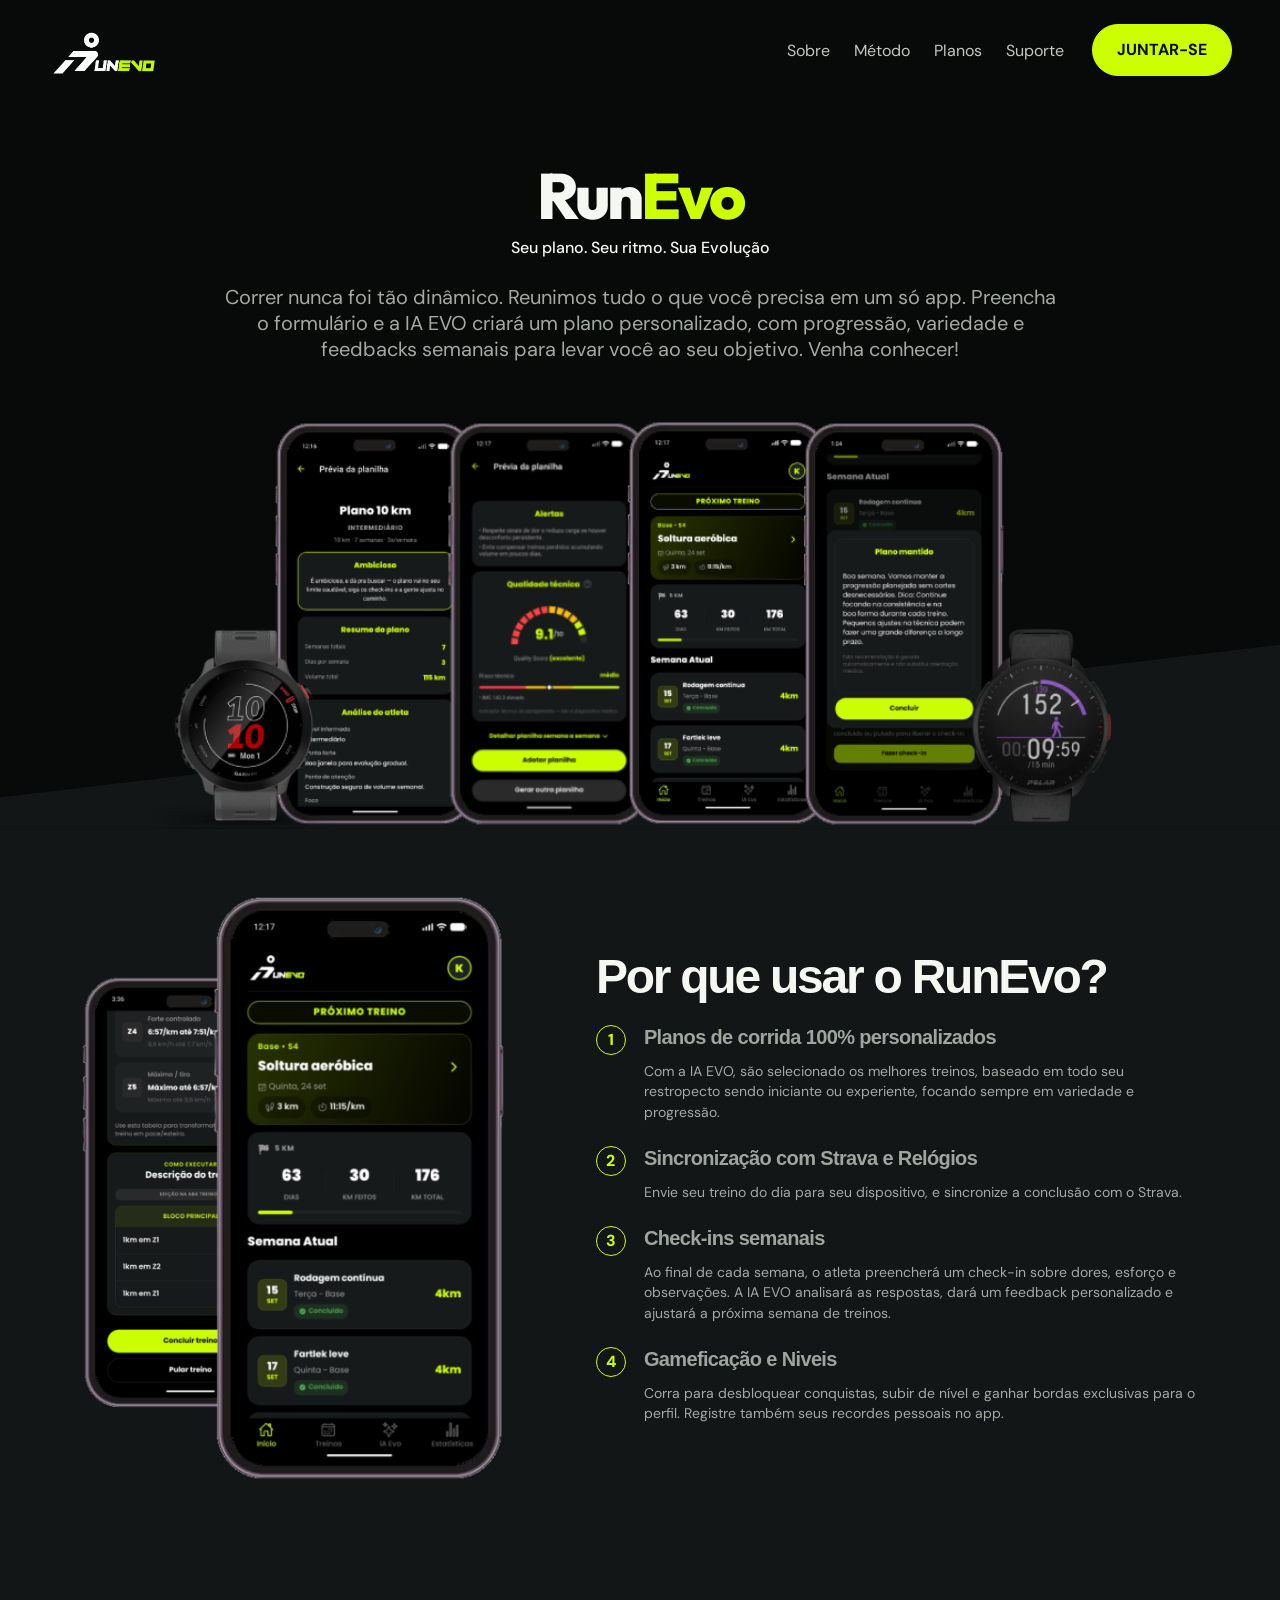
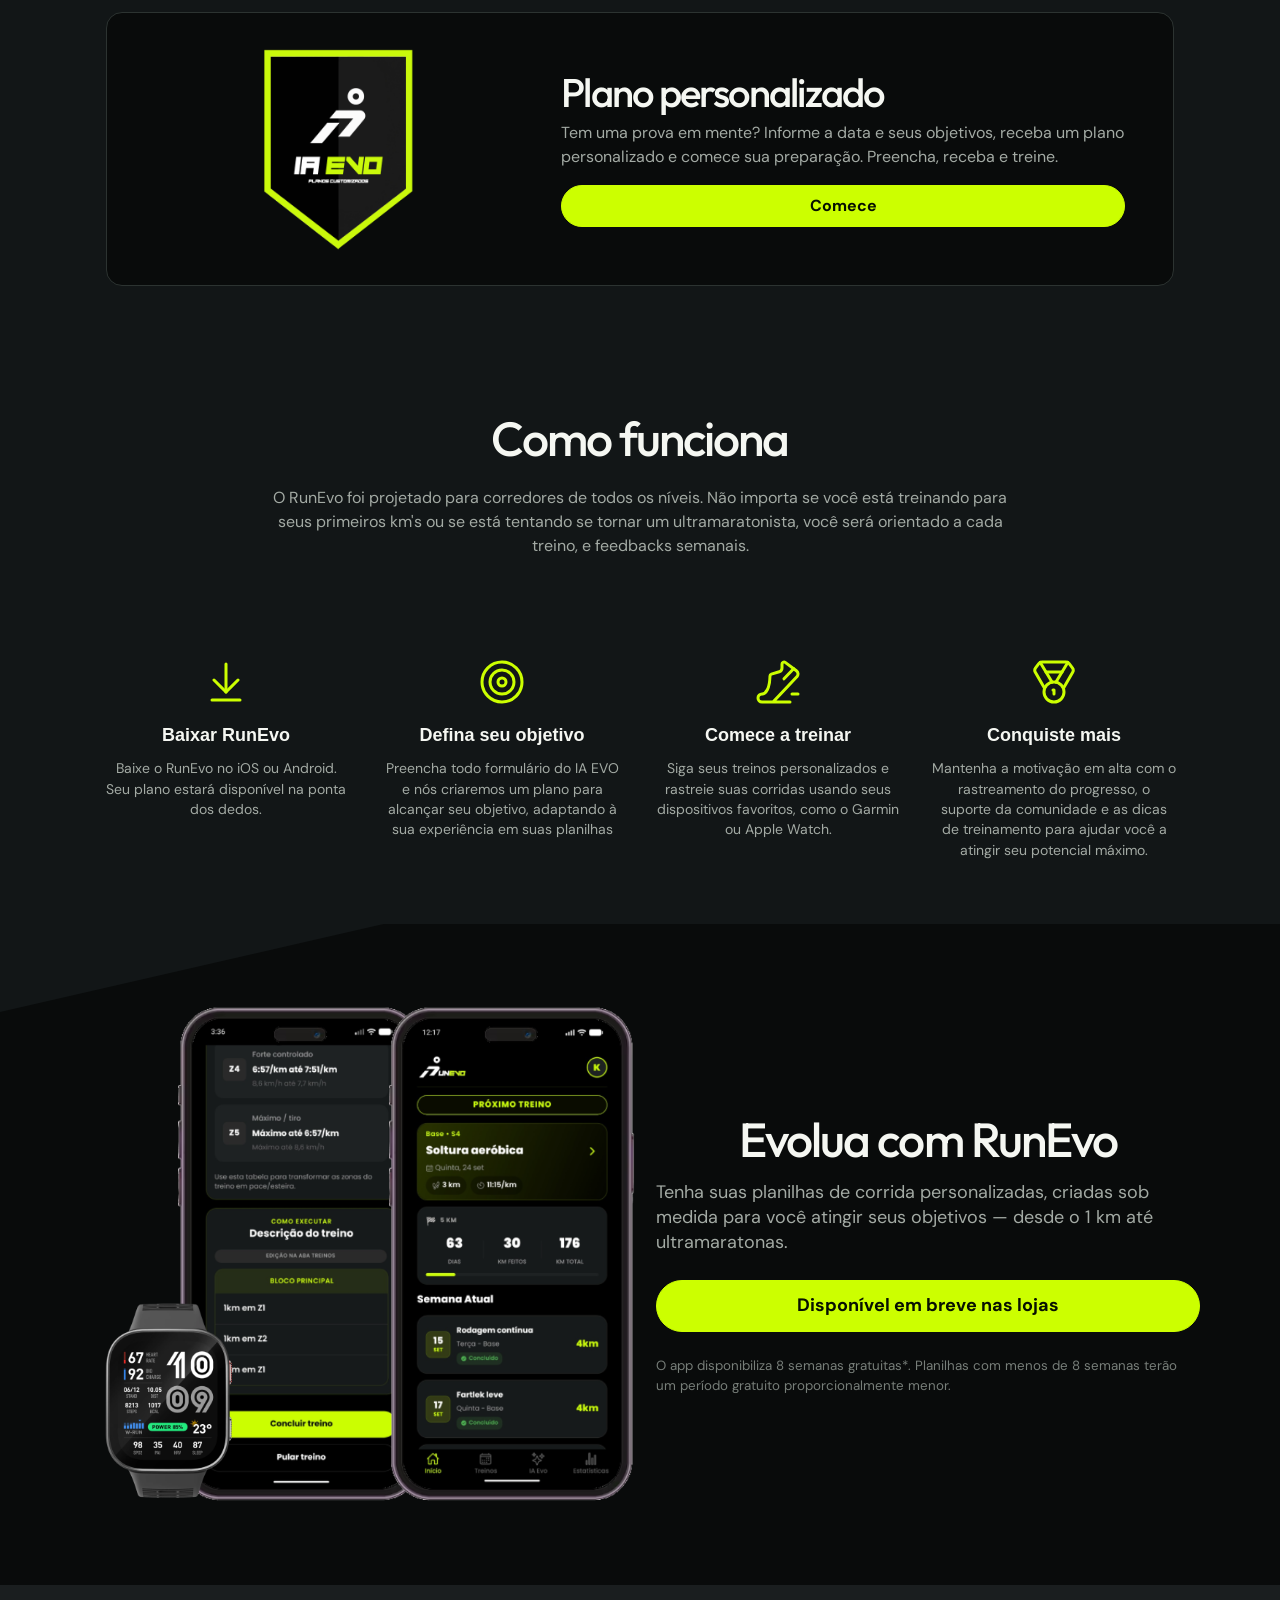
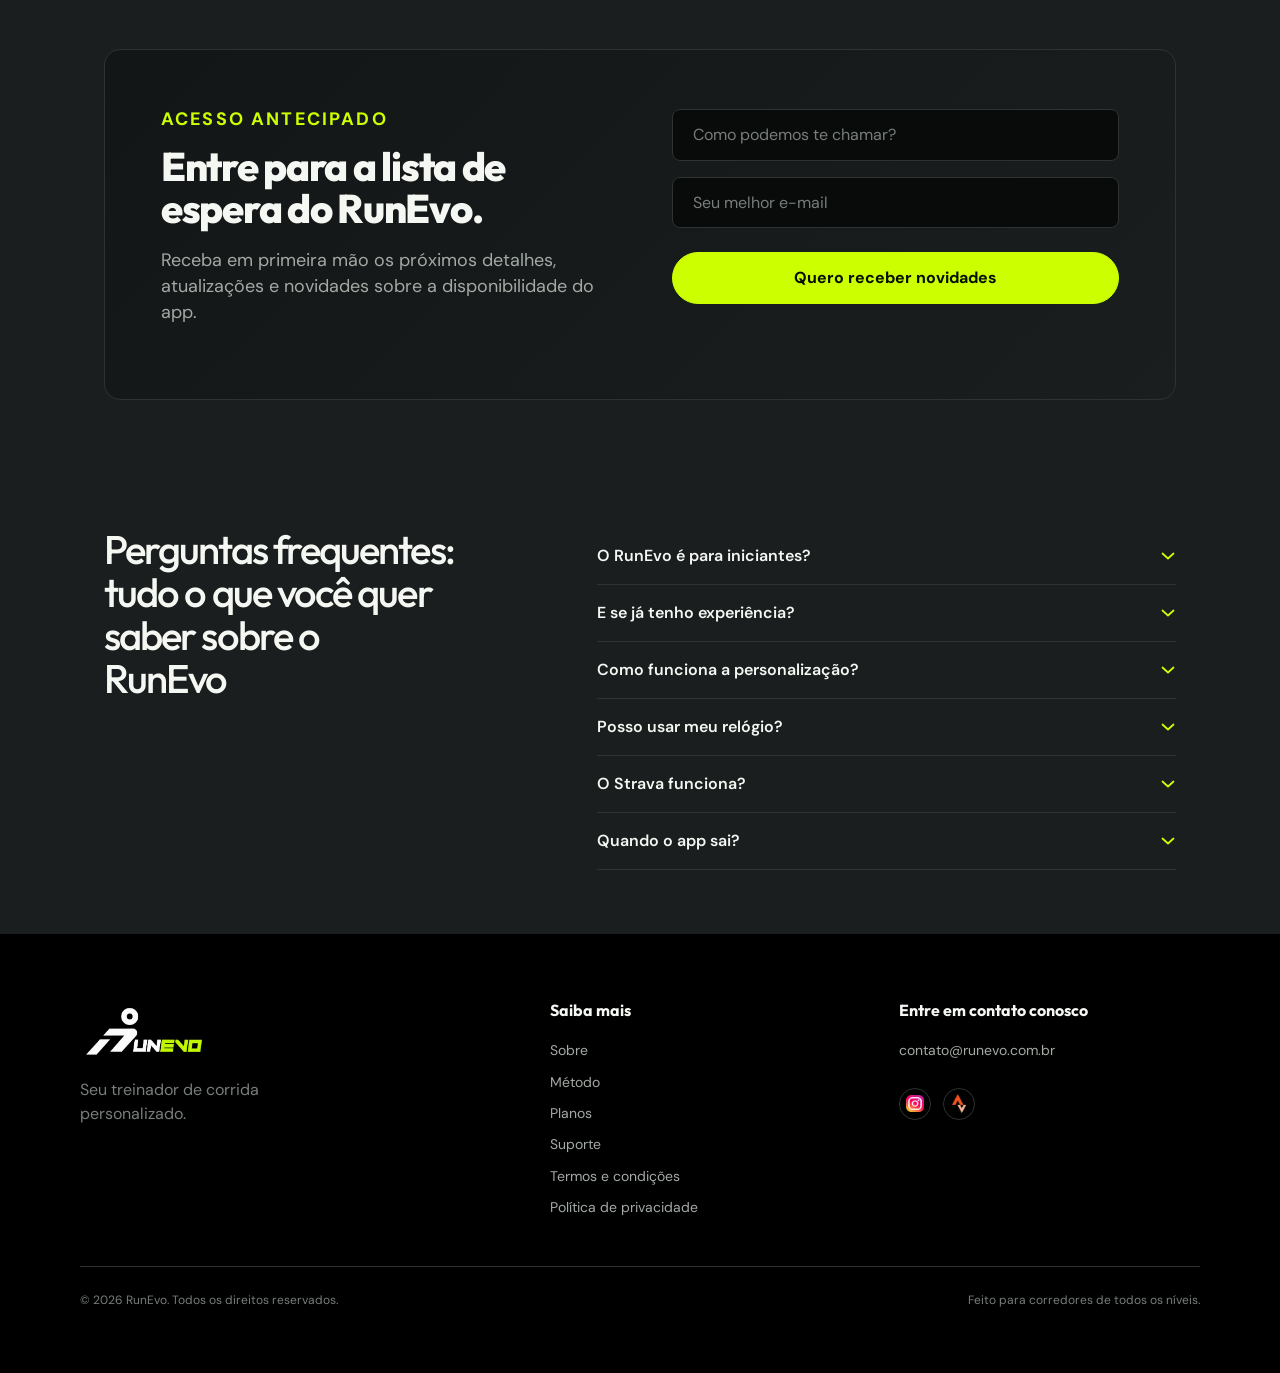
<file: index.html>
<!doctype html>
<html lang="pt-BR">
  <head>
    <meta charset="UTF-8" />
    <meta name="viewport" content="width=device-width, initial-scale=1.0" />
    <meta name="theme-color" content="#080A09" />
    <title>RunEvo — Treinamento de corrida</title>
    <link rel="stylesheet" href="styles.css" />
    <script src="script.js" defer></script>
  </head>
  <body>
    <!-- Webflow-compatible page shell: Phase 1 implements only the header. -->
    <header class="nav_component" data-site-header>
      <div class="runna-nav">
        <div class="runna-nav-container">
          <div class="nav_logo-wrapper">
            <a class="runna-nav-logo" href="#inicio" aria-label="RunEvo, página inicial">
              <img class="runevo-logo" src="assets/runevo-logo.png" alt="RunEvo" width="110" height="36" />
            </a>
          </div>

          <nav id="primary-navigation" class="runna-nav-menu" aria-label="Navegação principal">
            <div class="runna-nav-mobile-header">
              <span class="brand-wordmark brand-wordmark--mobile" aria-label="RunEvo">RunEvo</span>
              <button class="runna-nav-mobile-close" type="button" aria-label="Fechar menu" data-menu-close>
                <img src="assets/mobile-menu-close.svg" width="32" height="32" alt="" />
              </button>
            </div>

              <div class="nav-links">
                <a class="nav_link" href="#inicio">Sobre</a>
                <a class="nav_link" href="#recursos">Método</a>
                <a class="nav_link" href="#planos">Planos</a>
                <a class="nav_link" href="#suporte">Suporte</a>
              </div>

            <div class="nav_button-group nav_button-group--mobile">
              <a class="button is-salmon-button is-nav-button" href="#proximo-nivel">Junte-se</a>
            </div>
          </nav>

          <div class="nav_button-group nav_button-group--desktop">
            <a class="button is-salmon-button is-nav-button" href="#proximo-nivel">JUNTAR-SE</a>
          </div>

          <button
            class="runna-nav-burger"
            type="button"
            aria-label="Abrir menu"
            aria-expanded="false"
            aria-controls="primary-navigation"
            data-menu-toggle
          >
            <svg class="runna-nav-burger-icon" viewBox="0 0 24 24" fill="none" aria-hidden="true">
              <path d="M3 6h18M3 12h18M3 18h18" stroke="currentColor" stroke-width="2" stroke-linecap="round" />
            </svg>
          </button>
        </div>
      </div>
      <button class="menu-backdrop" type="button" tabindex="-1" aria-label="Fechar menu" data-menu-close></button>
    </header>

    <main id="inicio">
      <!-- Estrutura dos próximos componentes; conteúdo visual será implementado nas próximas fases. -->
      <section class="section_hero-header" aria-labelledby="hero-title">
        <div class="padding-global">
          <div class="container-medium hero-header_padding">
            <div class="hero-header_component">
              <h1 id="hero-title" class="heading-style-h1">Run<span>Evo</span></h1>
              <small>Seu plano. Seu ritmo. Sua Evolução</small>
              <p class="text-size-large">Correr nunca foi tão dinâmico. Reunimos tudo o que você precisa em um só app. Preencha o formulário e a IA EVO criará um plano personalizado, com progressão, variedade e feedbacks semanais para levar você ao seu objetivo. Venha conhecer!
</p>
              <div class="header-image-wrapper">
                <img
                  class="header_image"
                  src="assets/banner-1.webp"
                  width="910"
                  height="372"
                  fetchpriority="high"
                  alt="Dispositivos exibindo o aplicativo RunEvo."
                />
              </div>
            </div>
          </div>
        </div>
        <div class="hero-diagonal-divider" aria-hidden="true"></div>
      </section>
      <section id="recursos" class="section_why-runna" aria-labelledby="why-runna-title">
        <div class="padding-global padding-section">
          <div class="why-runna_component">
            <figure class="why-runna_media">
              <img src="assets/banner-2.webp" alt="Telas do aplicativo RunEvo em smartphones." />
            </figure>
            <div class="why-runna_content">
              <h2 id="why-runna-title">Por que usar o RunEvo?</h2>
              <ol class="why-runna_list">
                <li>
                  <span>1</span>
                  <div><h3>Planos de corrida 100% personalizados</h3><p>Com a IA EVO, são selecionado os melhores treinos, baseado em todo seu restropecto sendo iniciante ou experiente, focando sempre em variedade e progressão.</p></div>
                </li>
                <li>
                  <span>2</span>
                  <div><h3>Sincronização com Strava e Relógios</h3><p>Envie seu treino do dia para seu dispositivo, e sincronize a conclusão com o Strava.</p></div>
                </li>
                <li>
                  <span>3</span>
                  <div><h3>Check-ins semanais</h3><p>Ao final de cada semana, o atleta preencherá um check-in sobre dores, esforço e observações. A IA EVO analisará as respostas, dará um feedback personalizado e ajustará a próxima semana de treinos.</p></div>
                </li>
                <li>
                  <span>4</span>
                  <div><h3>Gameficação e Niveis</h3><p>Corra para desbloquear conquistas, subir de nível e ganhar bordas exclusivas para o perfil. Registre também seus recordes pessoais no app.
</p></div>
                </li>
              </ol>
            </div>
          </div>
        </div>
      </section>
      <section id="planos" class="section_plans" aria-labelledby="plans-title">
        <div class="padding-global padding-section">
          <div class="custom-plan-card">
            <img class="custom-plan-image" src="assets/banner-3.webp" alt="Emblema RunEvo para planos personalizados." />
            <div class="custom-plan-copy">
              <h2 id="plans-title">Plano personalizado</h2>
              <p>Tem uma prova em mente? Informe a data e seus objetivos, receba um plano personalizado e comece sua preparação. Preencha, receba e treine.</p>
              <a class="button is-salmon-button" href="#proximo-nivel">Comece</a>
            </div>
          </div>
        </div>
      </section>

      <section class="section_how-it-works" aria-labelledby="how-title">
        <div class="padding-global padding-section">
          <div class="how-header">
            <h2 id="how-title">Como funciona</h2>
            <p>O RunEvo foi projetado para corredores de todos os níveis. Não importa se você está treinando para seus primeiros km's ou se está tentando se tornar um ultramaratonista, você será orientado a cada treino, e feedbacks semanais.</p>
          </div>
          <ol class="how-steps">
            <li>
              <svg xmlns="http://www.w3.org/2000/svg" width="48" height="48" viewBox="0 0 24 24" fill="none" stroke="#ccff00" stroke-width="1.5" stroke-linecap="round" stroke-linejoin="round" class="lucide lucide-arrow-down-to-line"><path d="M12 17V3"/><path d="m6 11 6 6 6-6"/><path d="M19 21H5"/></svg>
              <h3>Baixar RunEvo</h3><p>Baixe o RunEvo no iOS ou Android. Seu plano estará disponível na ponta dos dedos.</p>
            </li>
            <li>
              <svg xmlns="http://www.w3.org/2000/svg" width="48" height="48" viewBox="0 0 24 24" fill="none" stroke="#ccff00" stroke-width="1.5" stroke-linecap="round" stroke-linejoin="round" class="lucide lucide-target"><circle cx="12" cy="12" r="10"/><circle cx="12" cy="12" r="6"/><circle cx="12" cy="12" r="2"/></svg>
              <h3>Defina seu objetivo</h3><p>Preencha todo formulário do IA EVO e nós criaremos um plano para alcançar seu objetivo, adaptando à sua experiência em suas planilhas</p>
            </li>
            <li>
              <svg xmlns="http://www.w3.org/2000/svg" width="48" height="48" viewBox="0 0 24 24" fill="none" stroke="#ccff00" stroke-width="1.5" stroke-linecap="round" stroke-linejoin="round" class="lucide lucide-sport-shoe"><path d="m15 10.42 4.8-5.07"/><path d="M19 18h3"/><path d="M9.5 22 21.414 9.415A2 2 0 0 0 21.2 6.4l-5.61-4.208A1 1 0 0 0 14 3v2a2 2 0 0 1-1.394 1.906L8.677 8.053A1 1 0 0 0 8 9c-.155 6.393-2.082 9-4 9a2 2 0 0 0 0 4h14"/></svg>
              <h3>Comece a treinar</h3><p>Siga seus treinos personalizados e rastreie suas corridas usando seus dispositivos favoritos, como o Garmin ou Apple Watch.</p>
            </li>
            <li>
              <svg xmlns="http://www.w3.org/2000/svg" width="48" height="48" viewBox="0 0 24 24" fill="none" stroke="#ccff00" stroke-width="1.5" stroke-linecap="round" stroke-linejoin="round" class="lucide lucide-medal"><path d="M7.21 15 2.66 7.14a2 2 0 0 1 .13-2.2L4.4 2.8A2 2 0 0 1 6 2h12a2 2 0 0 1 1.6.8l1.6 2.14a2 2 0 0 1 .14 2.2L16.79 15"/><path d="M11 12 5.12 2.2"/><path d="m13 12 5.88-9.8"/><path d="M8 7h8"/><circle cx="12" cy="17" r="5"/><path d="M12 18v-2h-.5"/></svg>
              <h3>Conquiste mais</h3><p>Mantenha a motivação em alta com o rastreamento do progresso, o suporte da comunidade e as dicas de treinamento para ajudar você a atingir seu potencial máximo.</p>
            </li>
          </ol>
        </div>
      </section>

      <section id="proximo-nivel" class="section_app-cta" aria-labelledby="app-cta-title">
        <div class="app-cta-diagonal" aria-hidden="true"></div>
        <div class="padding-global">
          <div class="app-cta_component">
            <img class="app-cta-image" src="assets/banner-4.webp" alt="Celulares e smartwatch exibindo o aplicativo RunEvo." />
            <div class="app-cta-content">
              <h2 id="app-cta-title">Evolua com RunEvo</h2>
              <p>Tenha suas planilhas de corrida personalizadas, criadas sob medida para você atingir seus objetivos — desde o 1 km até ultramaratonas.</p>
              <p class="button is-salmon-button">Disponível em breve nas lojas</p>
              <small>O app disponibiliza 8 semanas gratuitas*. Planilhas com menos de 8 semanas terão um período gratuito proporcionalmente menor.</small>
            </div>
          </div>
        </div>
      </section>

      <section id="acesso-antecipado" class="section_waitlist" aria-labelledby="waitlist-title">
        <div class="padding-global padding-section">
          <div class="waitlist-card">
            <div class="waitlist-copy">
              <p class="eyebrow">Acesso antecipado</p>
              <h2 id="waitlist-title">Entre para a lista de espera do RunEvo.</h2>
              <p>Receba em primeira mão os próximos detalhes, atualizações e novidades sobre a disponibilidade do app.</p>
            </div>
            <form class="waitlist-form" data-waitlist-form>
              <label for="waitlist-name">Como podemos te chamar?</label>
              <input id="waitlist-name" name="name" type="text" placeholder="Como podemos te chamar?" autocomplete="name" required />
              <label for="waitlist-email">Seu melhor e-mail</label>
              <input id="waitlist-email" name="email" type="email" placeholder="Seu melhor e-mail" autocomplete="email" required />
              <button class="button is-salmon-button" type="submit">Quero receber novidades</button>
              <p class="form-feedback" data-waitlist-feedback role="status"></p>
            </form>
          </div>
        </div>
      </section>

      <section id="suporte" class="section_faq" aria-labelledby="faq-title">
        <div class="padding-global padding-section">
          <div class="faq_component">
            <h2 id="faq-title">Perguntas frequentes:<br />tudo o que você quer<br />saber sobre o<br />RunEvo</h2>
            <div class="faq_list">
              <details><summary>O RunEvo é para iniciantes?</summary><p>Sim. Nossa IA se adapta ao seu nível e constrói progressões seguras para você começar a correr com confiança.</p></details>
              <details><summary>E se já tenho experiência?</summary><p>Quanto mais dados você tiver, melhor. O RunEvo usa seu histórico para criar planilhas cada vez mais precisas.</p></details>
              <details><summary>Como funciona a personalização?</summary><p>A IA Evo analisa seu nível, histórico, metas e disponibilidade para criar planilhas 100% sob medida para você.</p></details>
              <details><summary>Posso usar meu relógio?</summary><p>Sim. O RunEvo integra com Garmin, COROS, Polar e Amazfit para sync automático de treinos.</p></details>
              <details><summary>O Strava funciona?</summary><p>Sim. Suas atividades e recordes sincronizam diretamente com o RunEvo.</p></details>
              <details><summary>Quando o app sai?</summary><p>Estamos em fase final. Entre na lista de espera para ter acesso antecipado quando lançarmos.</p></details>
            </div>
          </div>
        </div>
      </section>


      <footer id="loja" class="site-footer">
        <div class="padding-global padding-section">
          <div class="footer-grid">
            <div class="footer-brand"><img class="runevo-logo" src="assets/runevo-logo.png" alt="RunEvo" width="110" height="36" /><p>Seu treinador de corrida personalizado.</p></div>
            <div class="footer-column"><h2>Saiba mais</h2><a href="#inicio">Sobre</a><a href="#recursos">Método</a><a href="#planos">Planos</a><a href="#suporte">Suporte</a><a href="termo-e-condicoes.html">Termos e condições</a><a href="politica-de-privacidade.html">Política de privacidade</a></div>
            <div class="footer-column">
              <h2>Entre em contato conosco</h2>
              <a href="mailto:contato@runevo.com.br">contato@runevo.com.br</a>
              <div class="social-links" aria-label="Redes sociais">
                <a href="https://www.instagram.com/" target="_blank" rel="noopener noreferrer" aria-label="Instagram"><img src="assets/instagram-icon.png" alt="" /></a>
                <a href="https://www.strava.com/" target="_blank" rel="noopener noreferrer" aria-label="Strava"><img src="assets/strava-icon.png" alt="" /></a>
              </div>
            </div>
          </div>
          <div class="footer-bottom"><span>© 2026 RunEvo. Todos os direitos reservados.</span><span>Feito para corredores de todos os níveis.</span></div>
        </div>
      </footer>
    </main>
  </body>
</html>
</file>
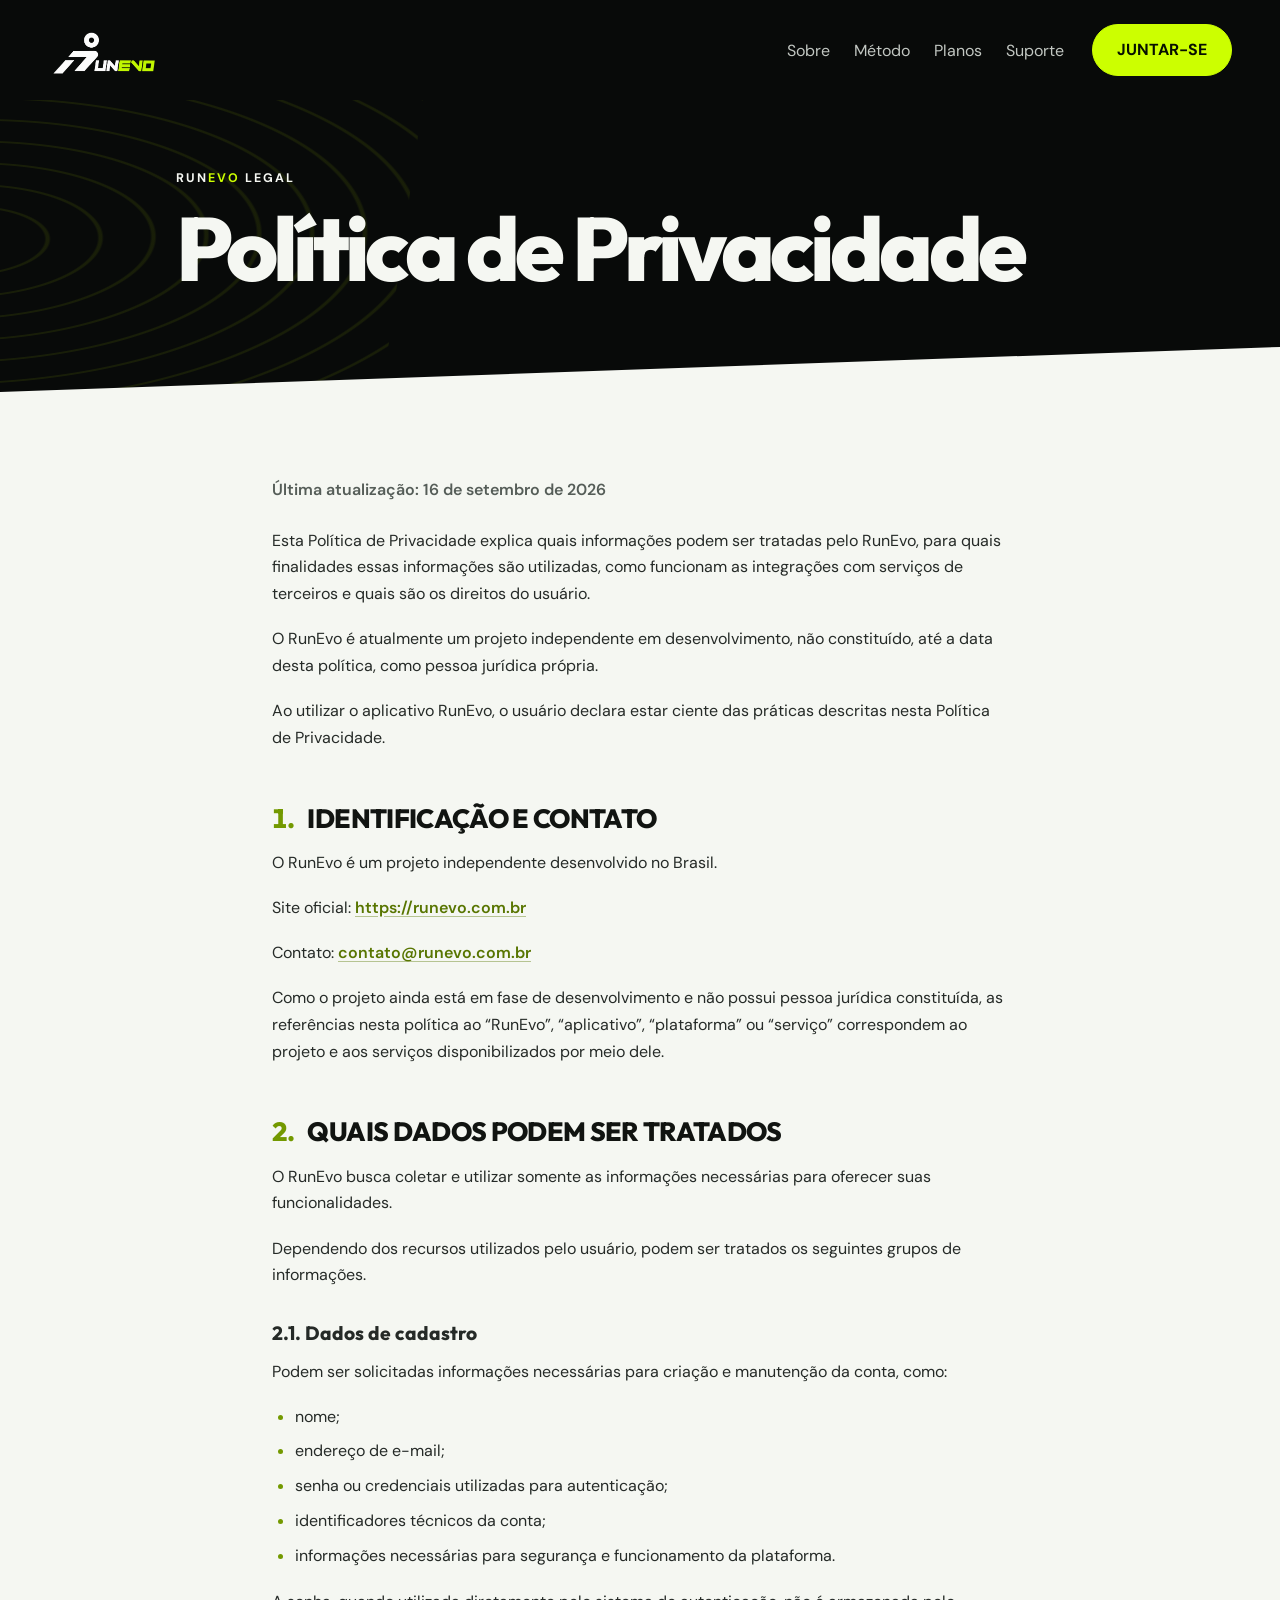
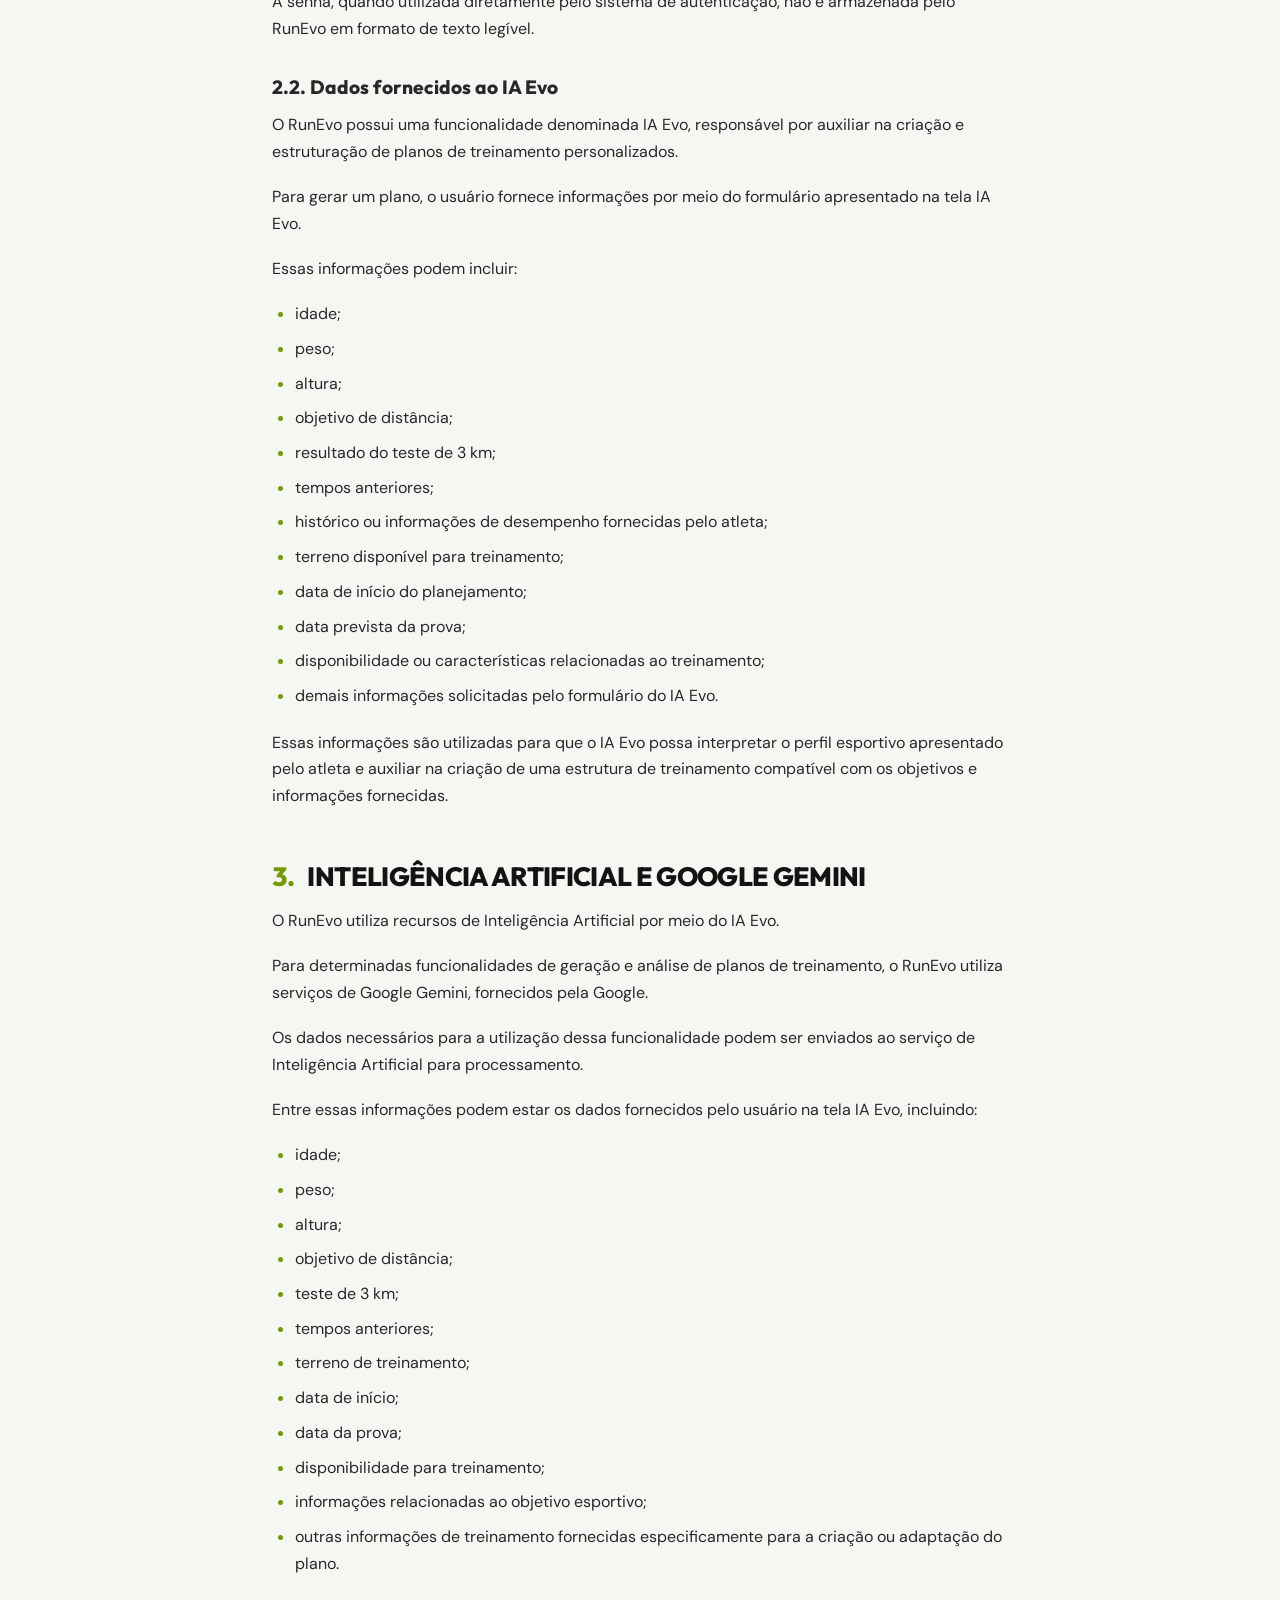
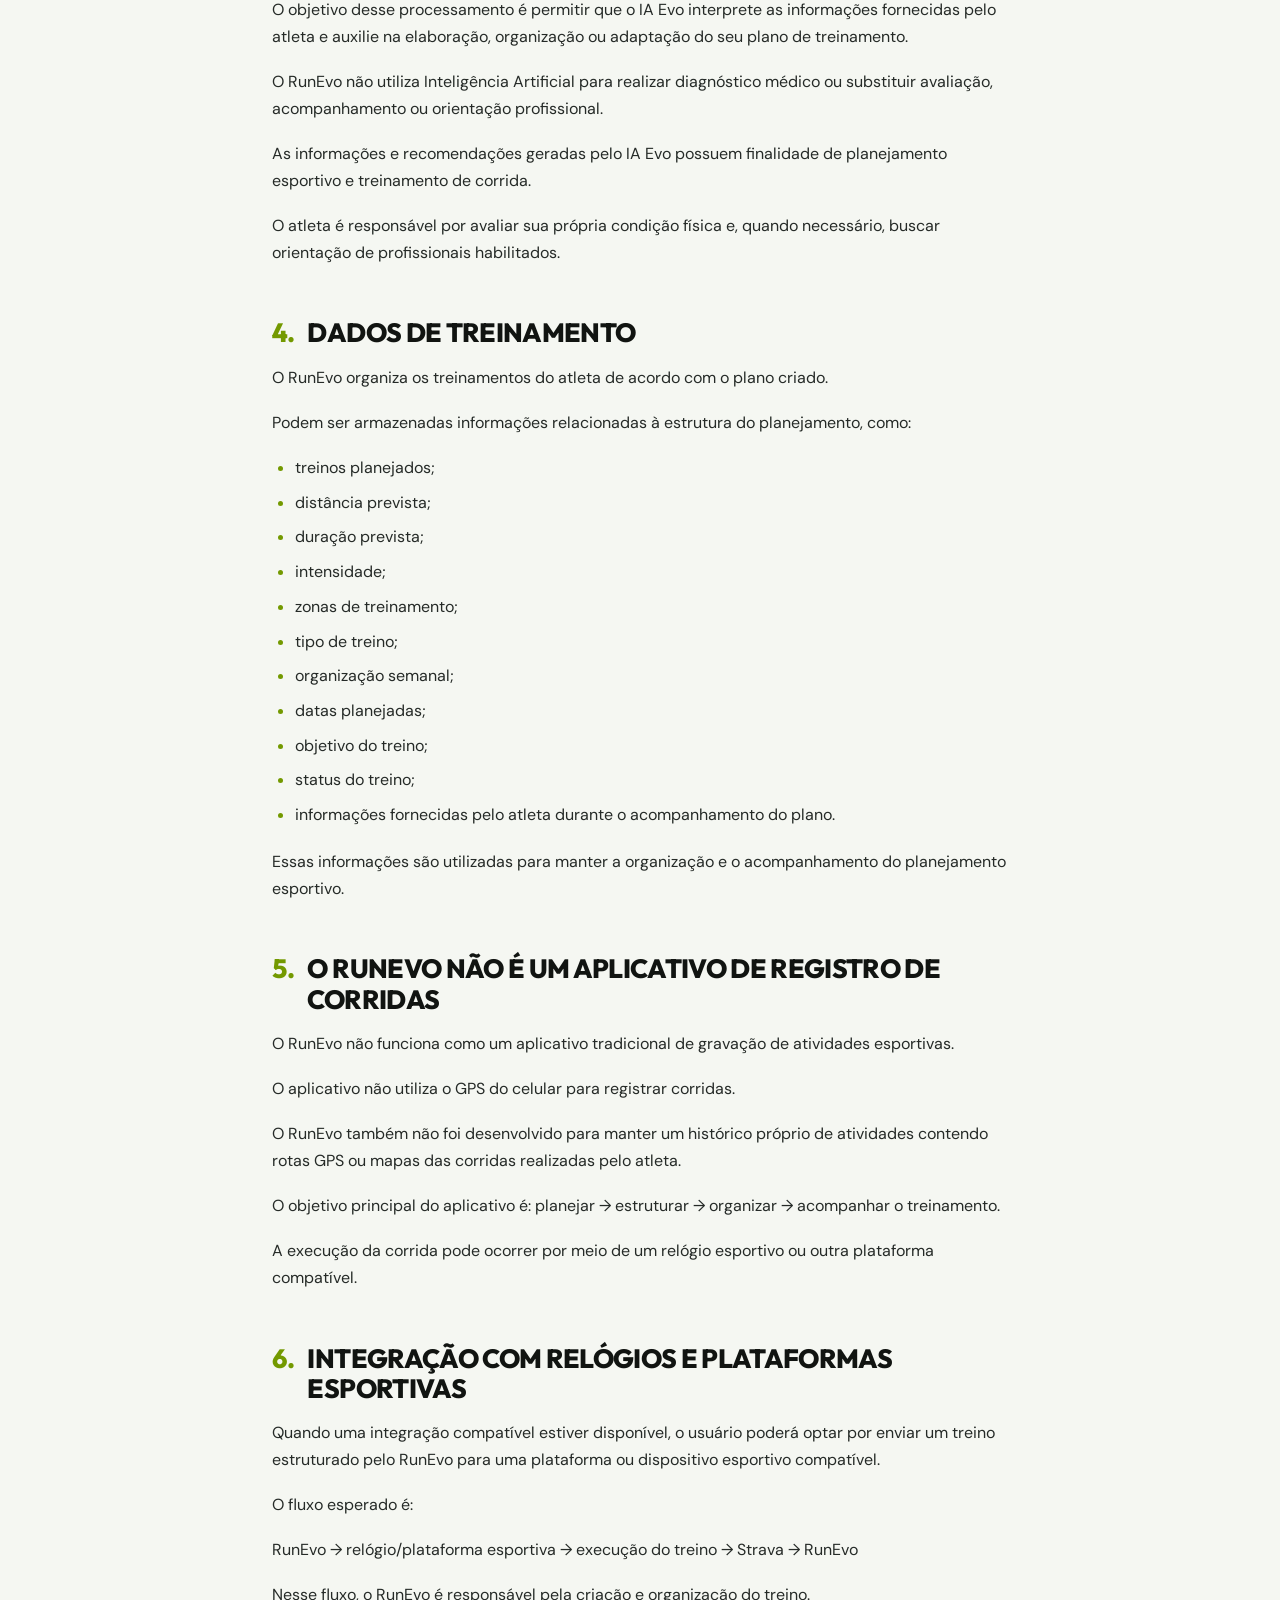
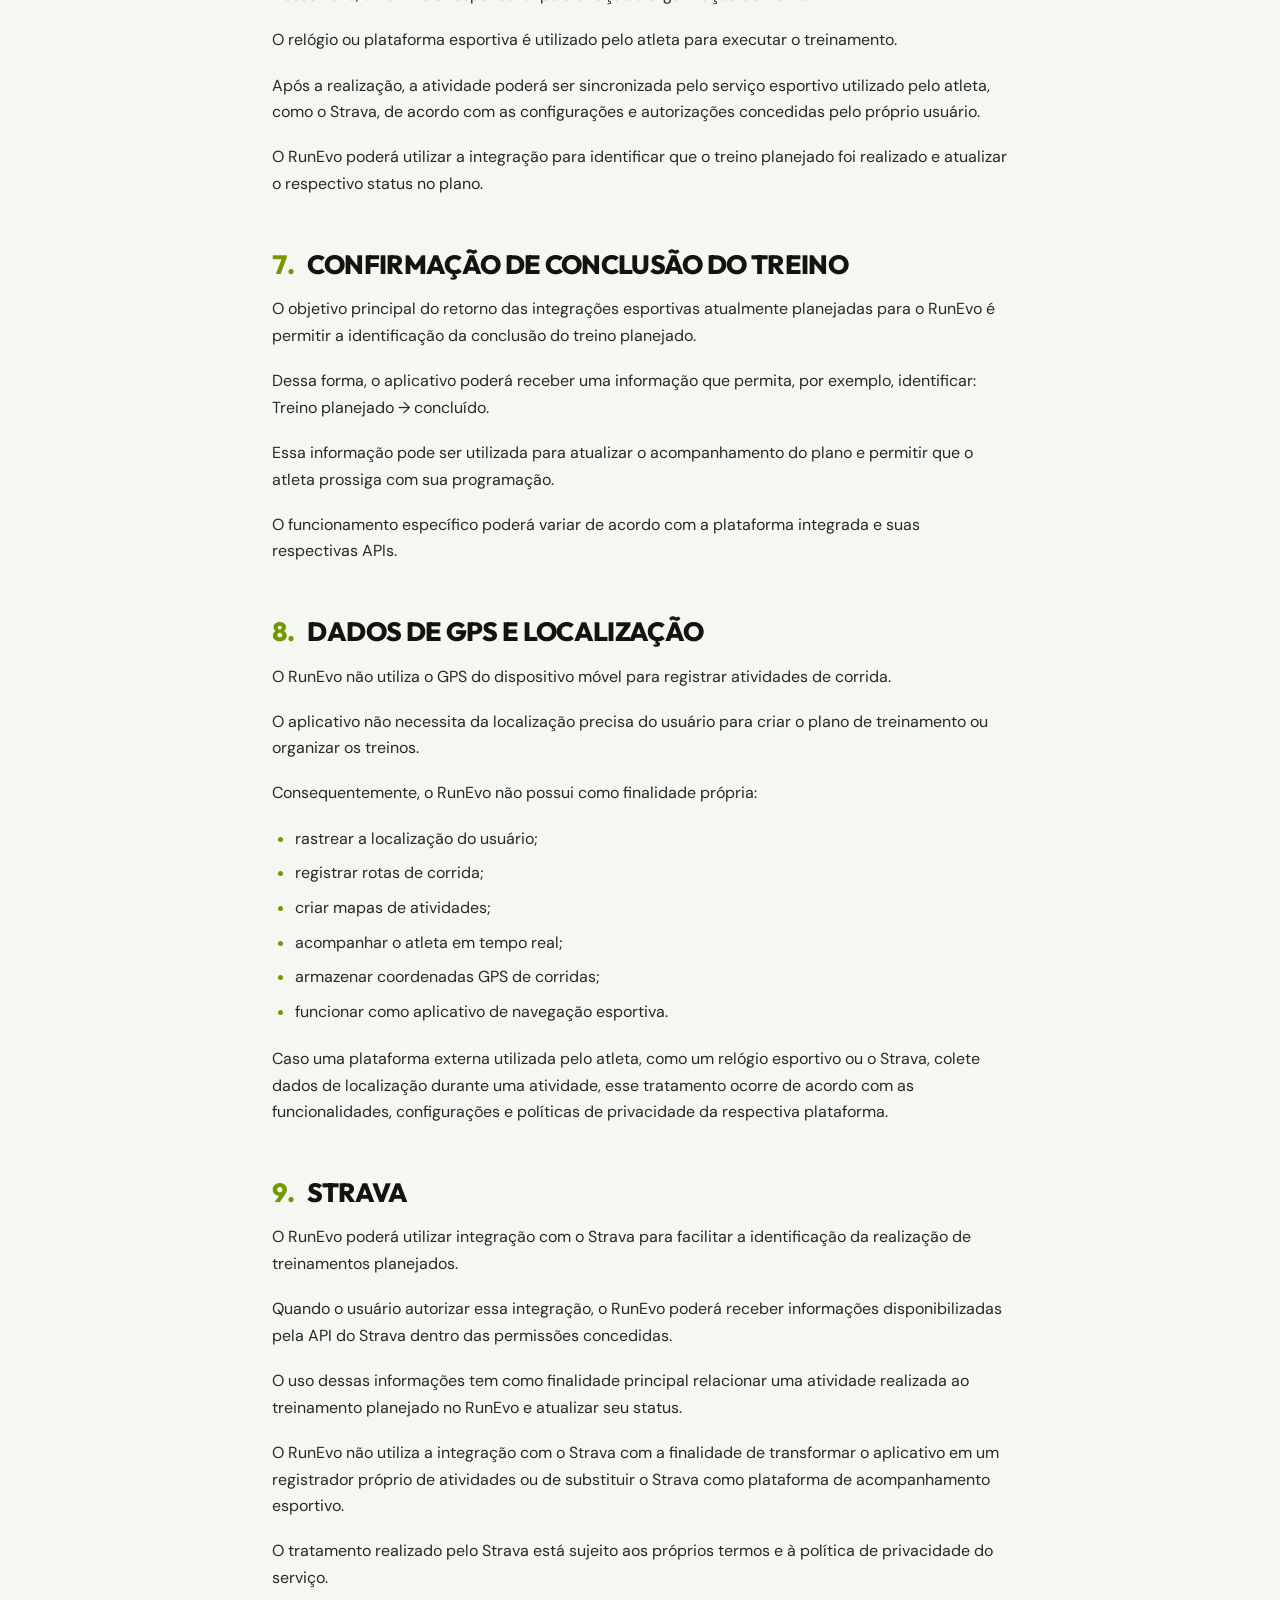
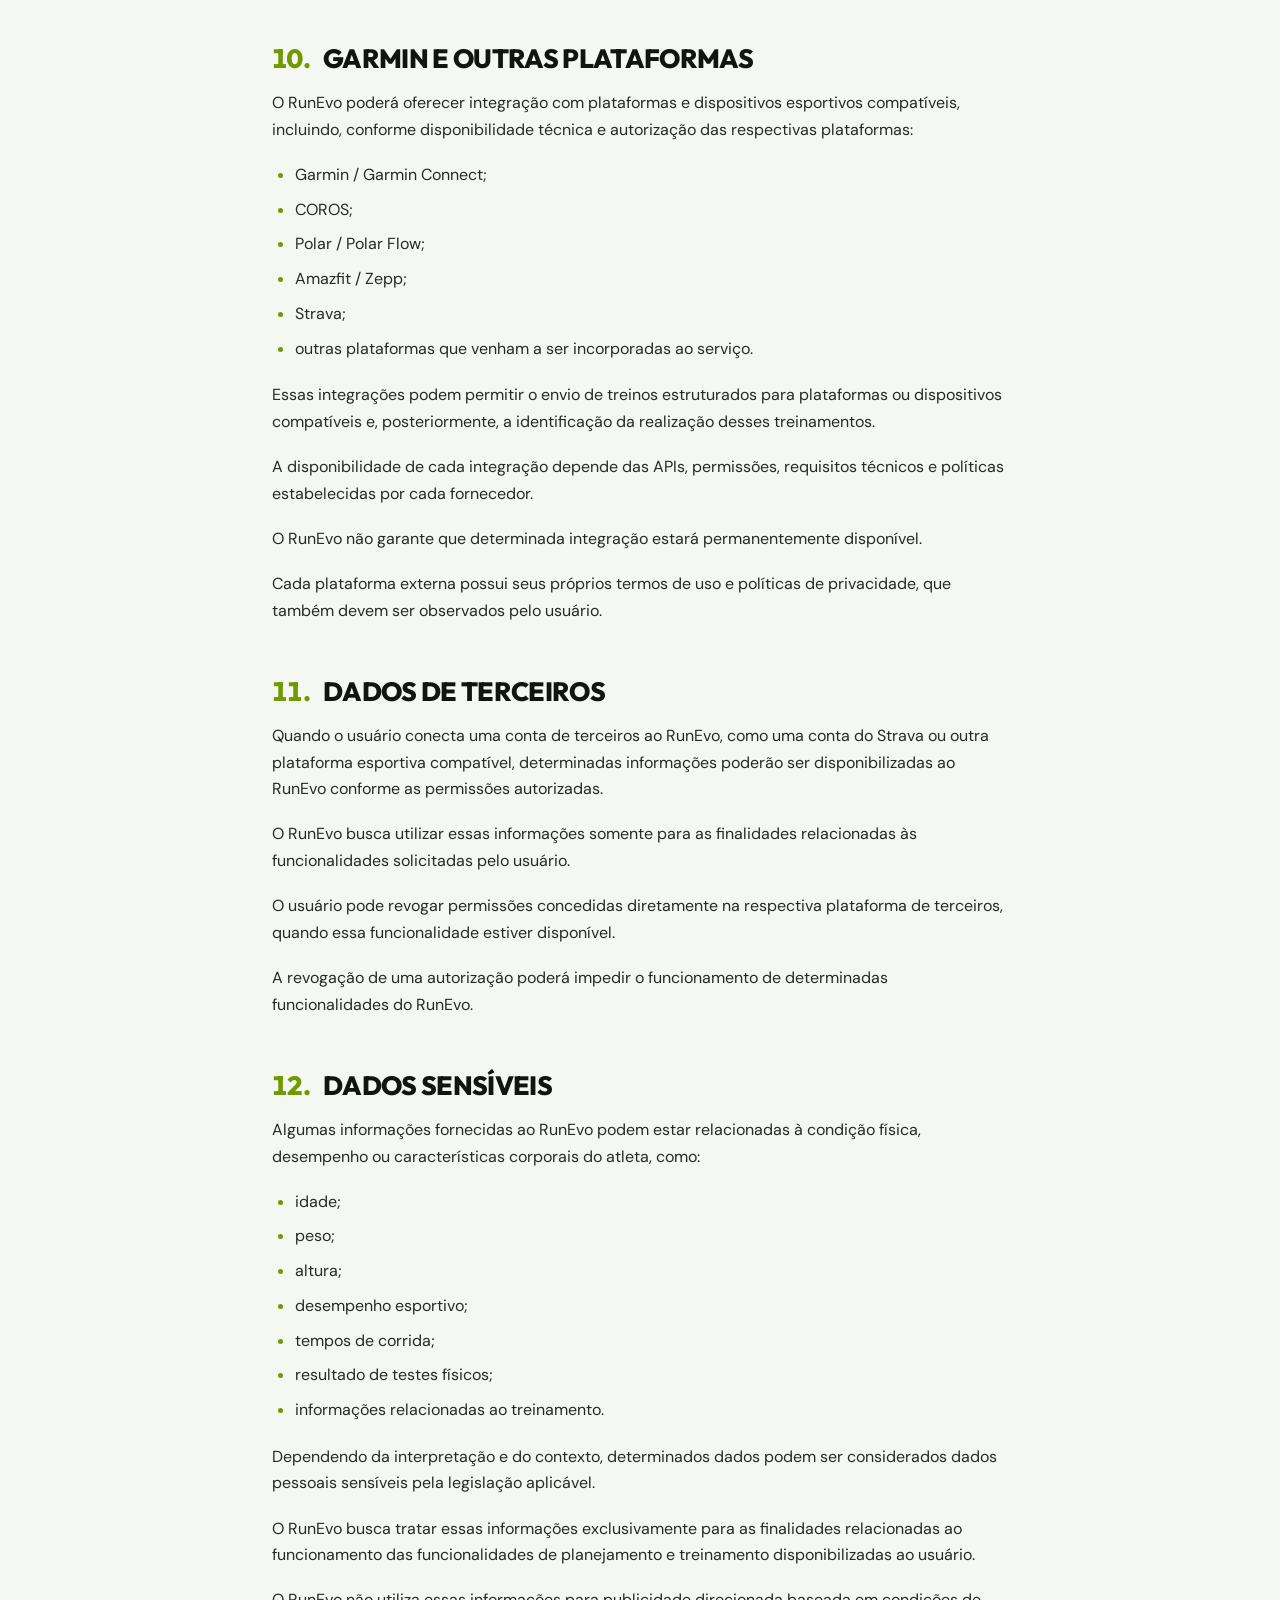
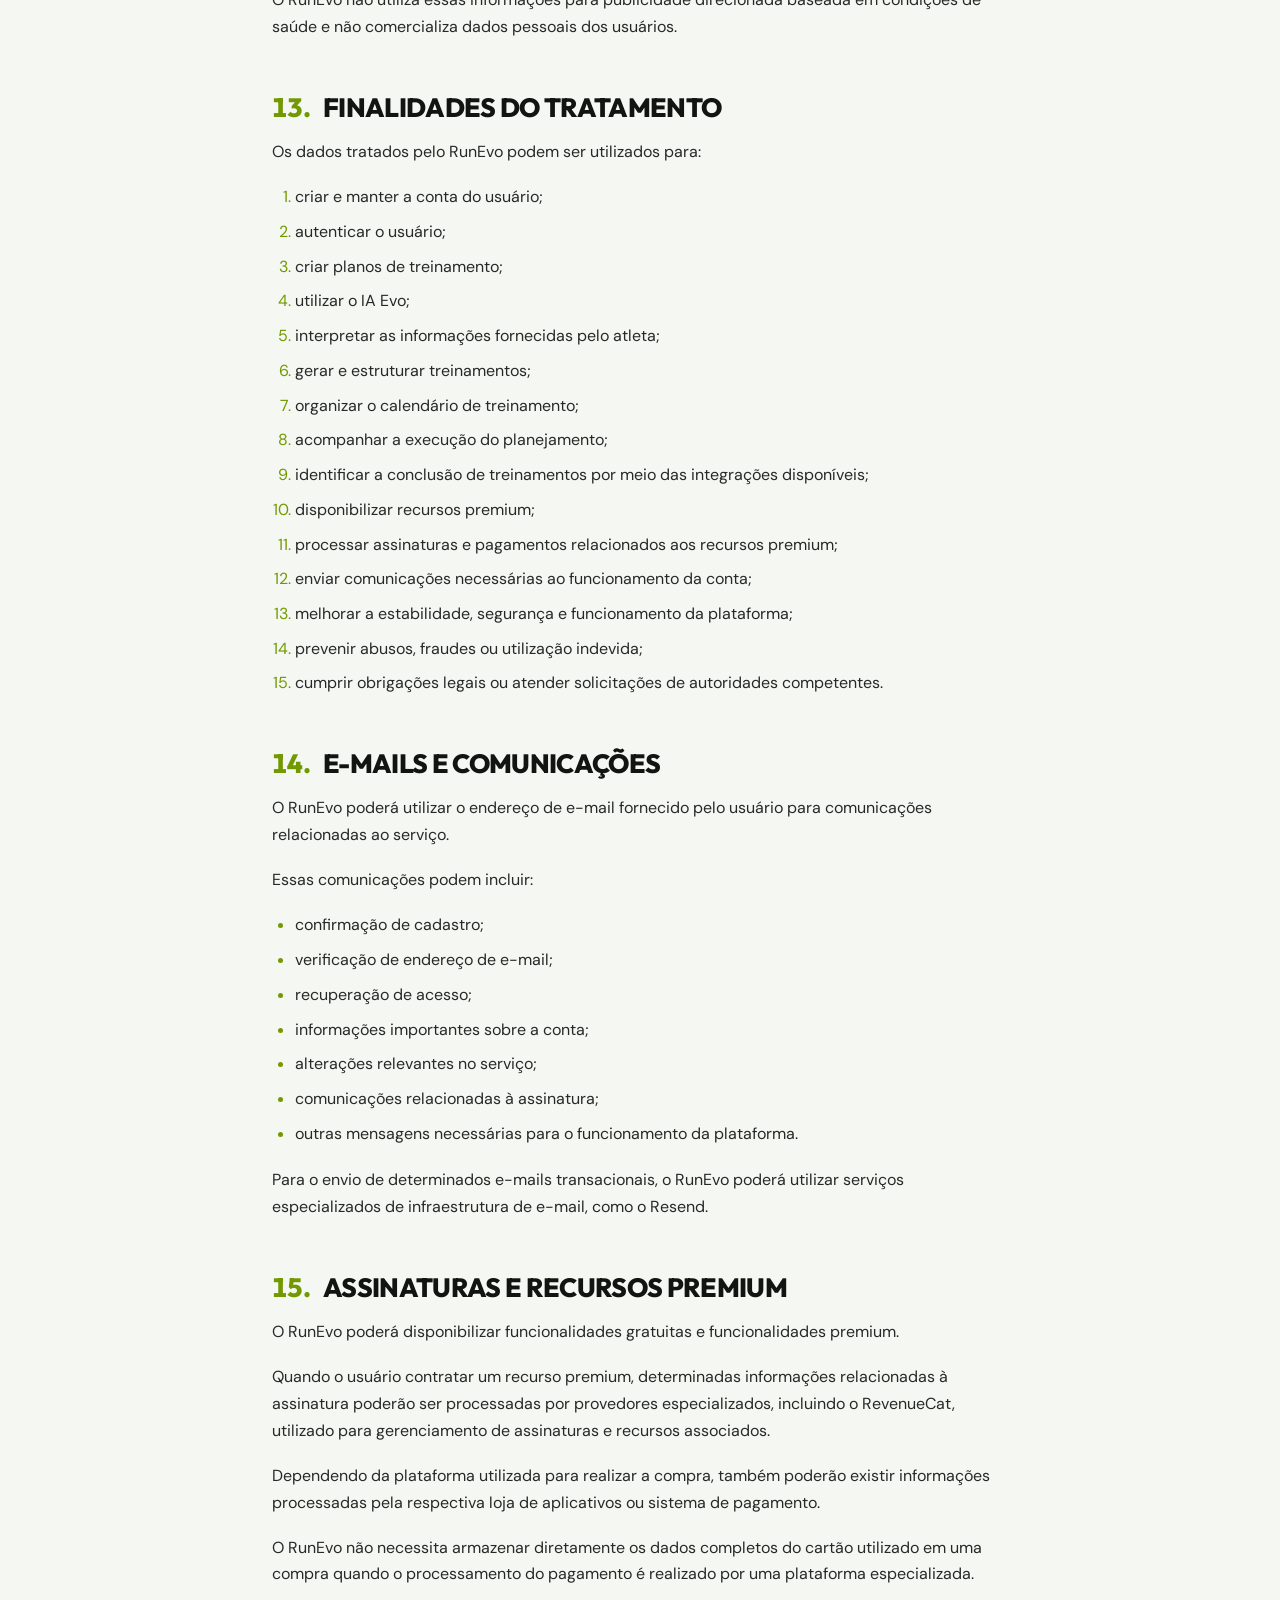
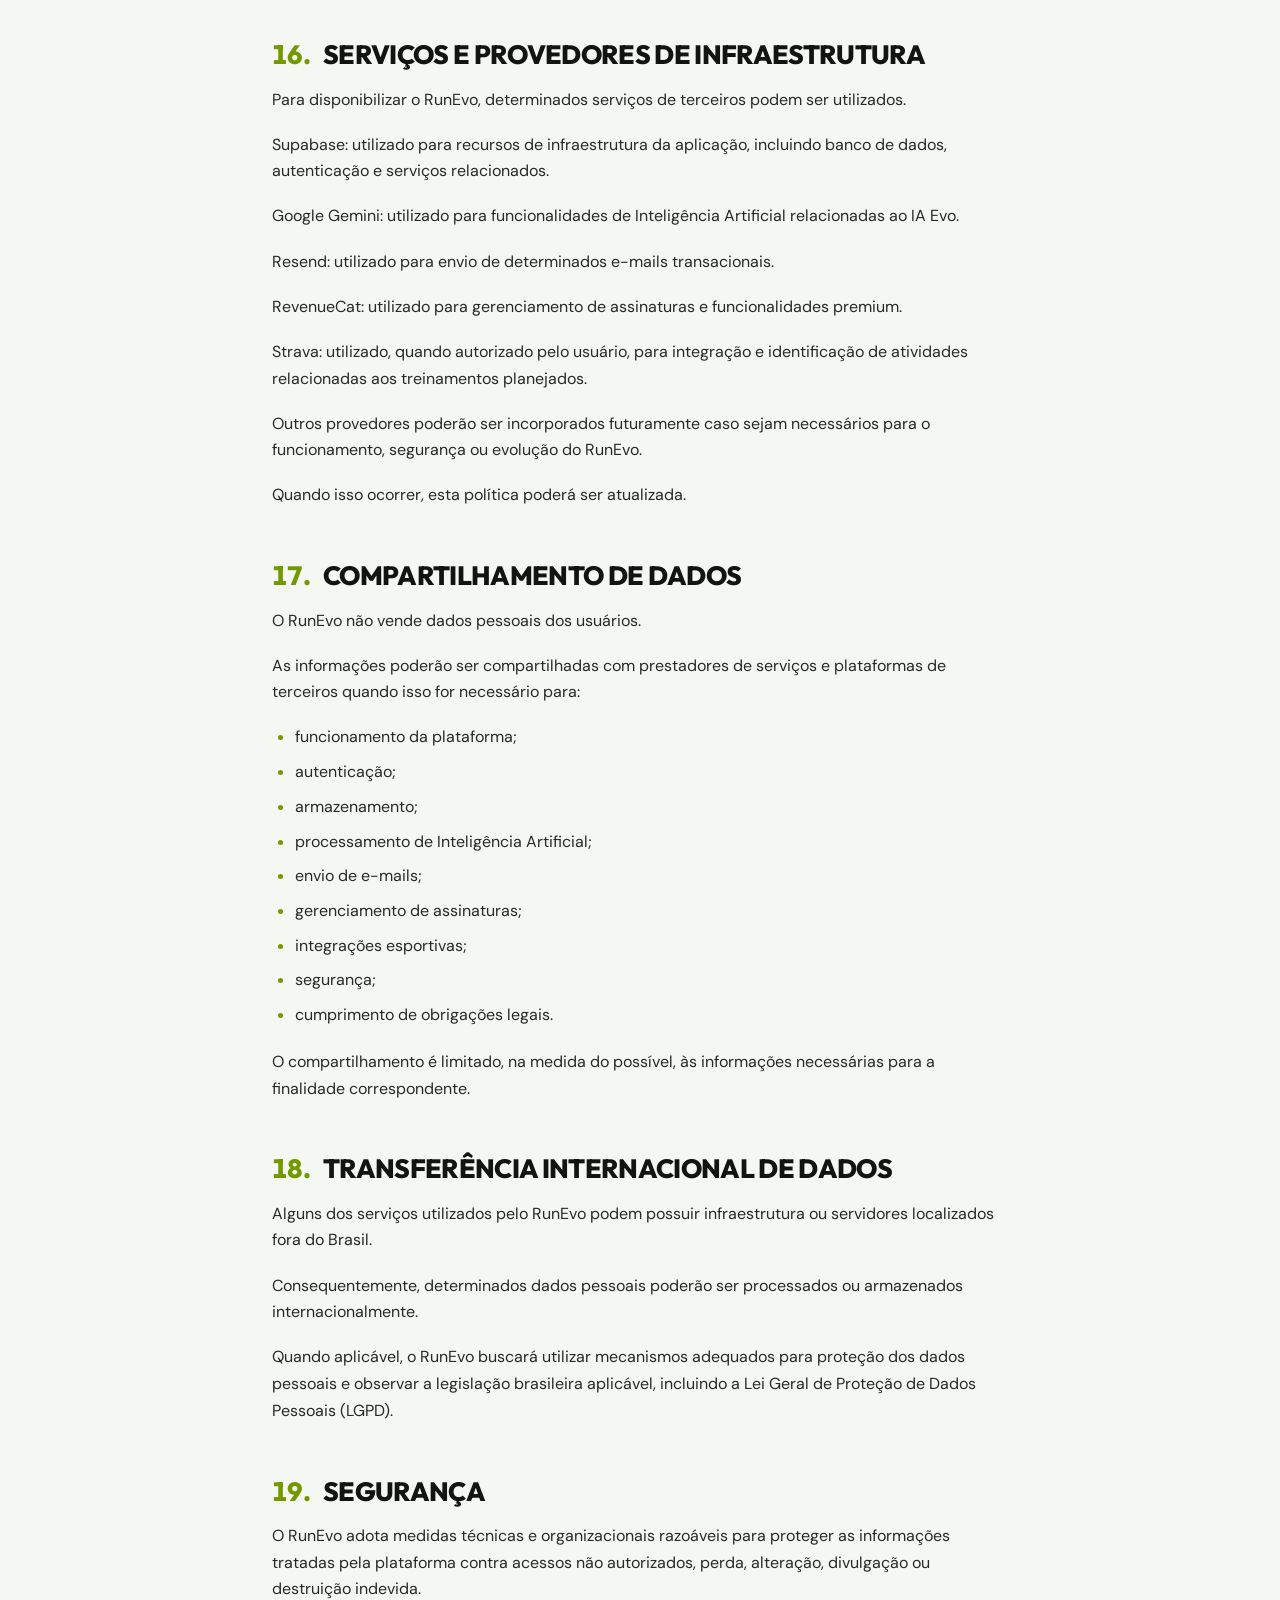
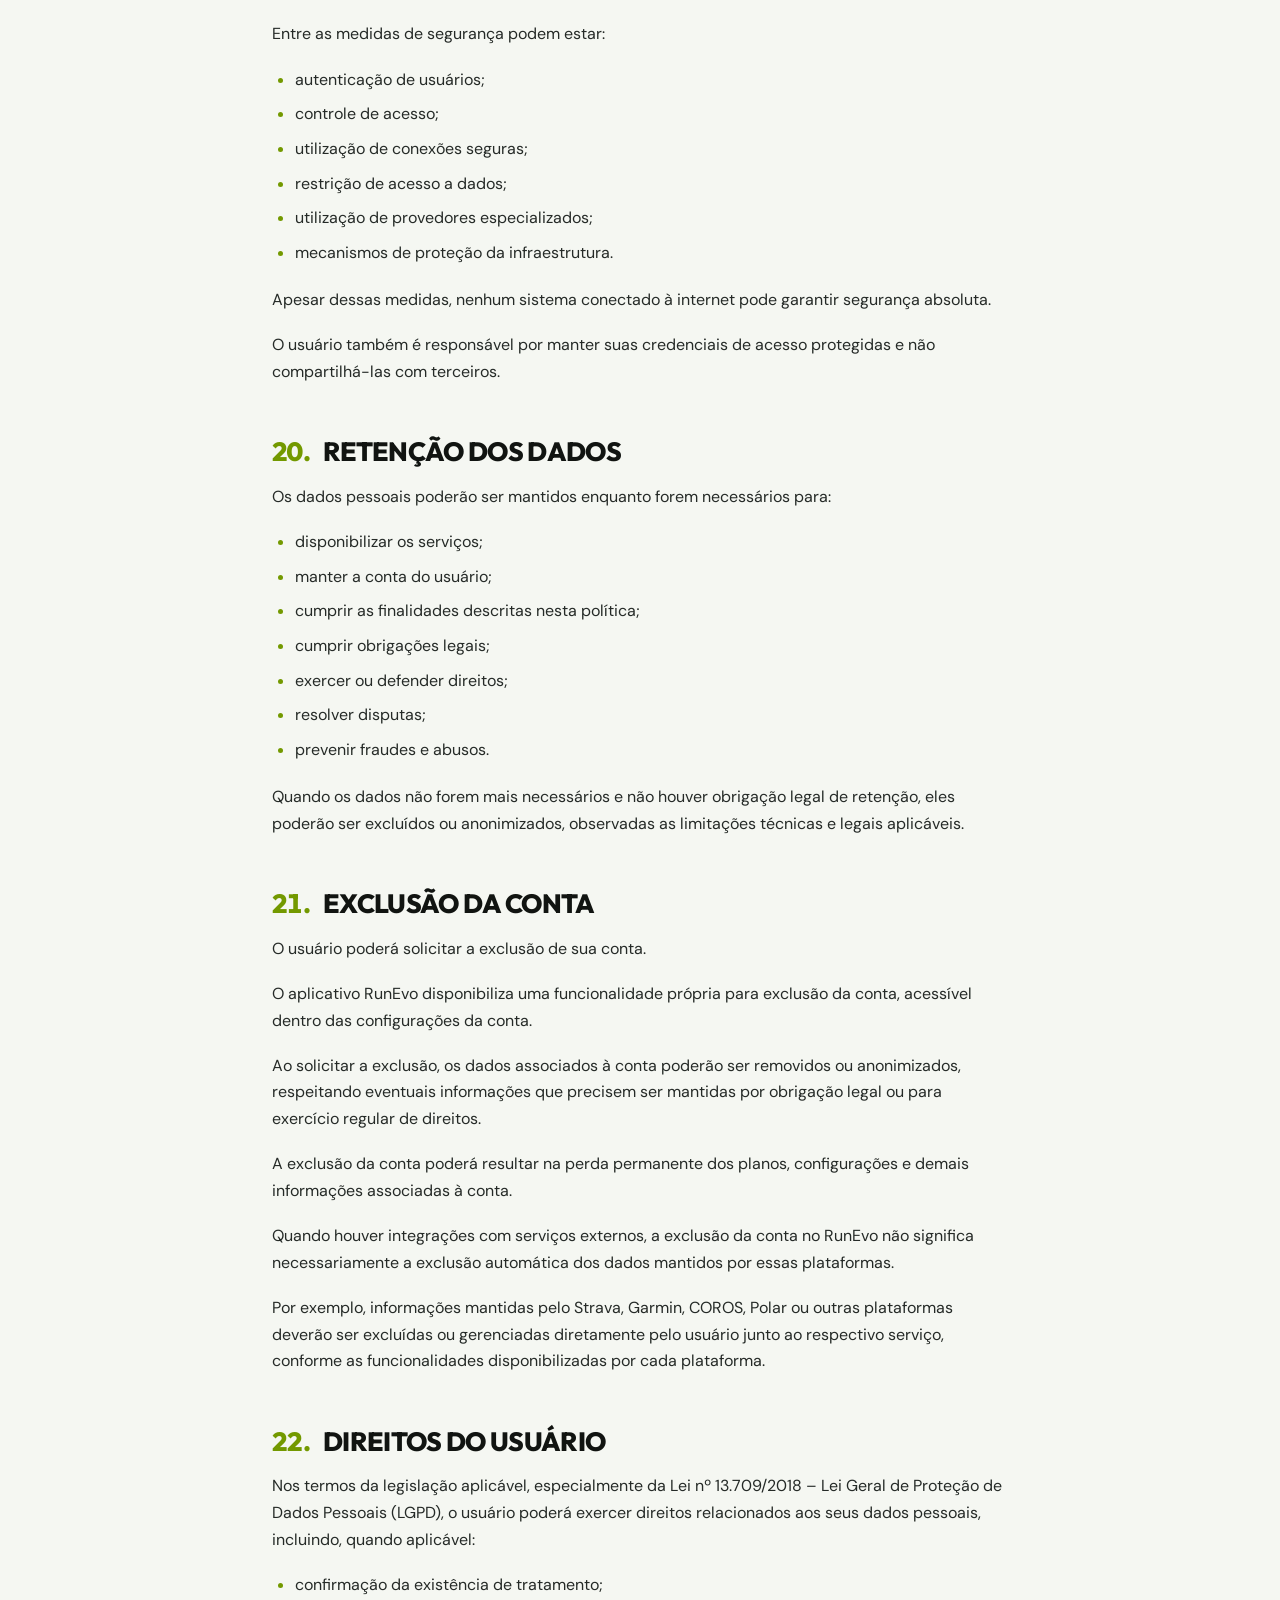
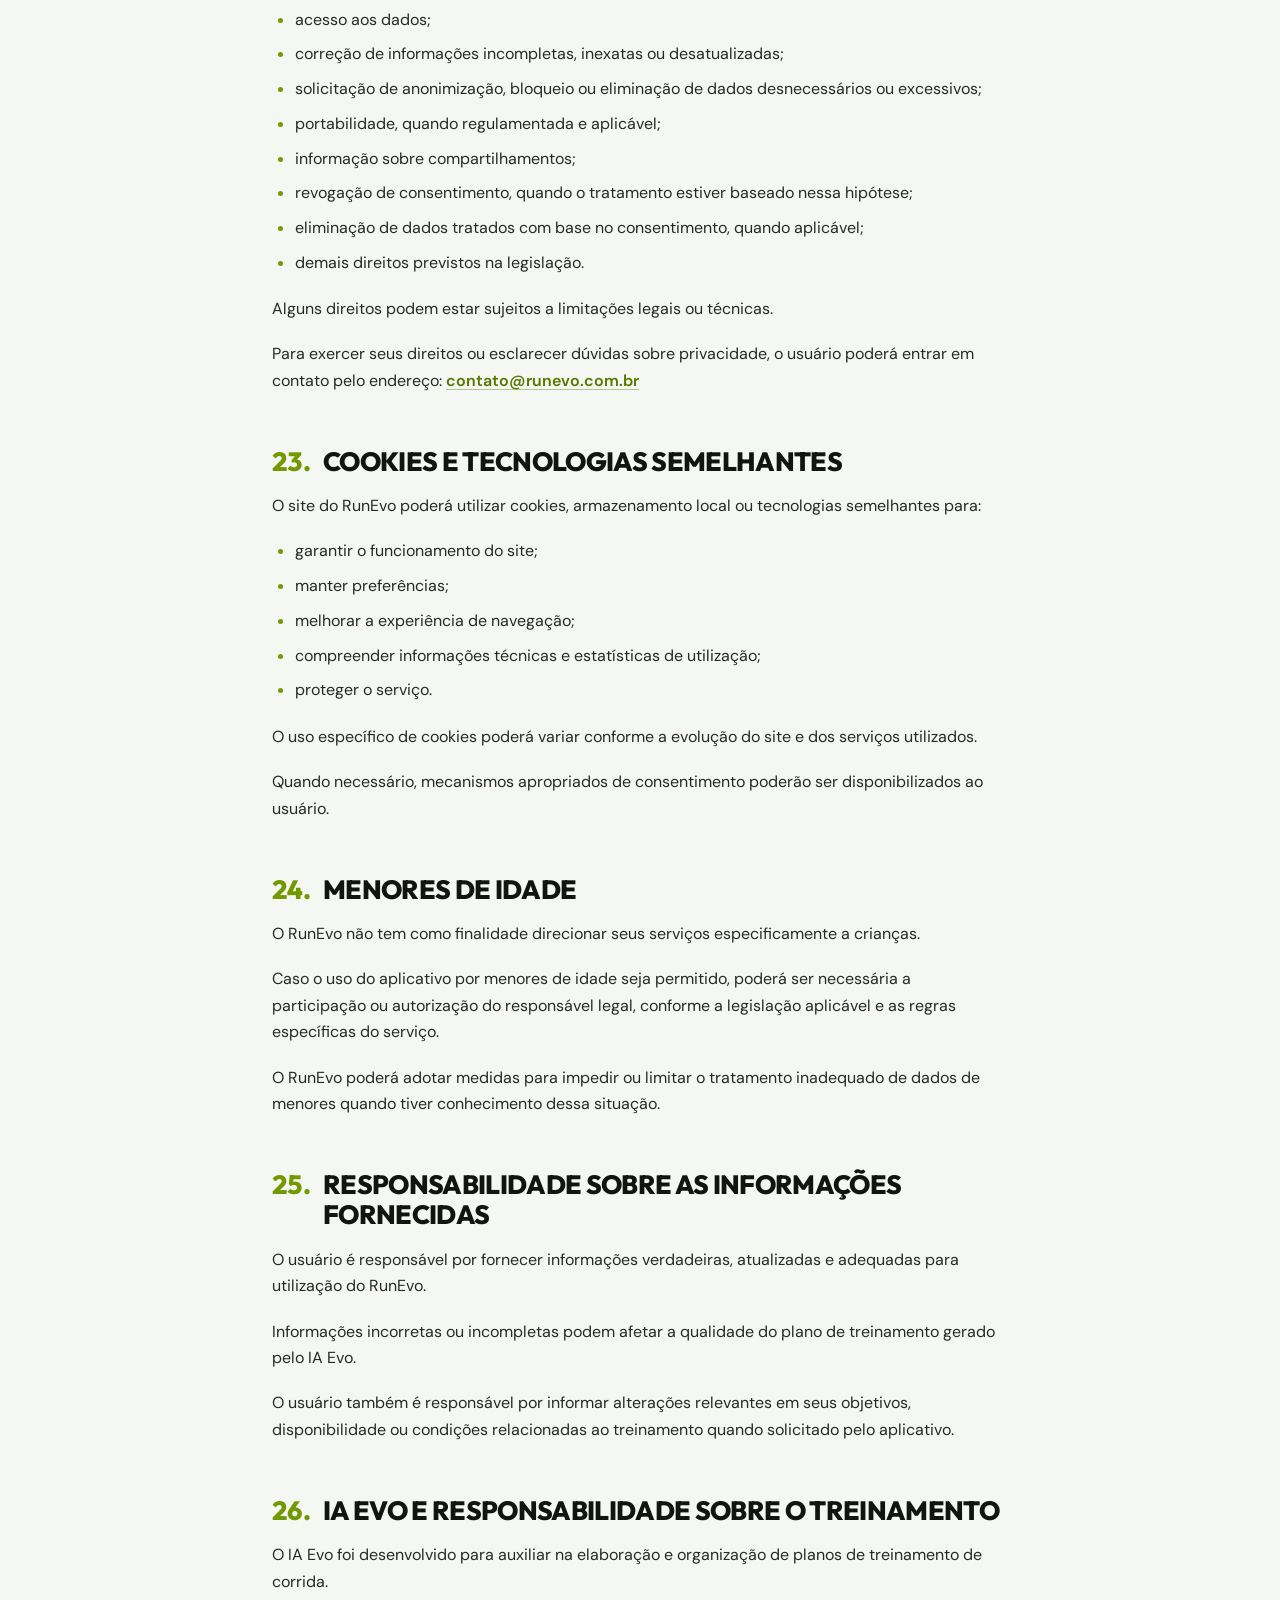
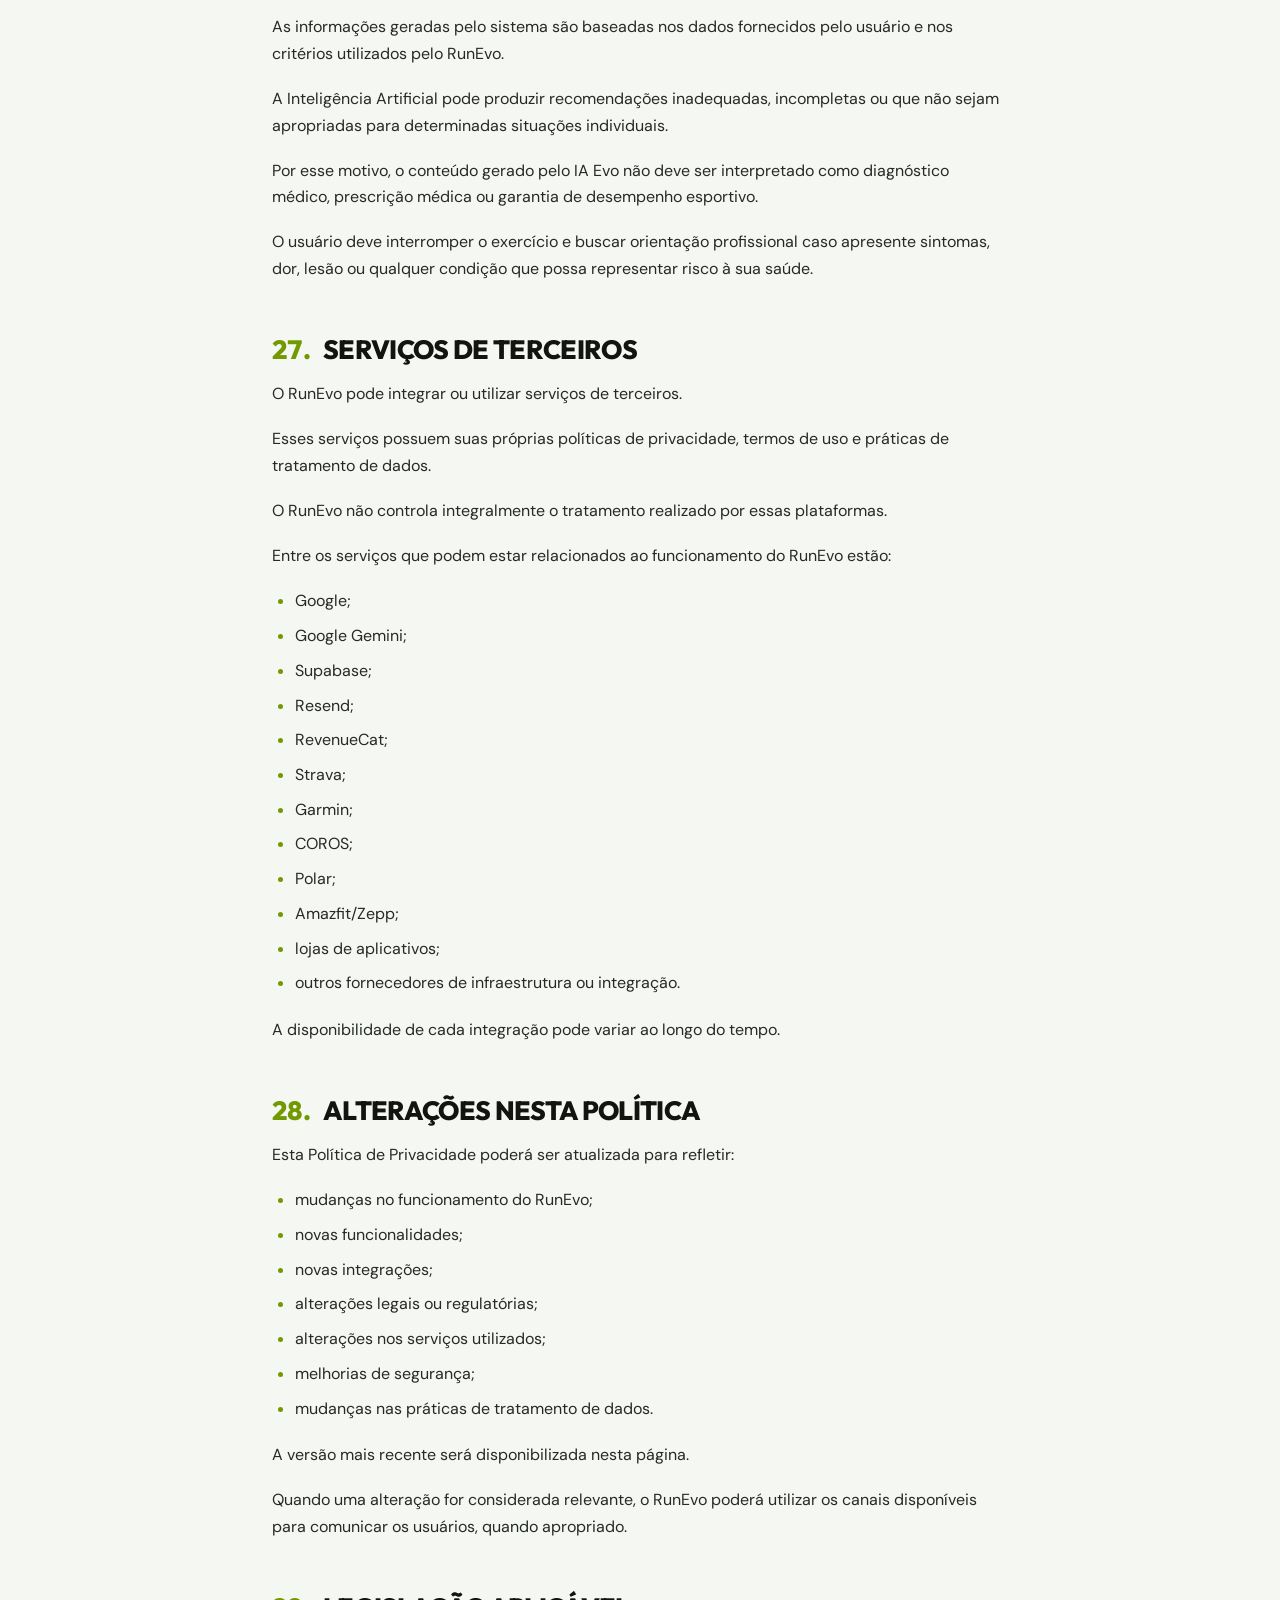
<file: politica-de-privacidade.html>
<!doctype html>
<html lang="pt-BR">
  <head>
    <meta charset="UTF-8" />
    <meta name="viewport" content="width=device-width, initial-scale=1.0" />
    <meta name="theme-color" content="#080A09" />
    <meta name="description" content="Política de Privacidade do site e do aplicativo RunEvo." />
    <title>Política de Privacidade — RunEvo</title>
    <link rel="stylesheet" href="styles.css" />
    <script src="script.js" defer></script>
  </head>
  <body class="legal-page">
    <header class="nav_component" data-site-header>
      <div class="runna-nav">
        <div class="runna-nav-container">
          <div class="nav_logo-wrapper">
            <a class="runna-nav-logo" href="/" aria-label="RunEvo, página inicial">
              <img class="runevo-logo" src="assets/runevo-logo.png" alt="RunEvo" width="110" height="36" />
            </a>
          </div>
          <nav id="primary-navigation" class="runna-nav-menu" aria-label="Navegação principal">
            <div class="runna-nav-mobile-header">
              <img class="runevo-logo runevo-logo--mobile" src="assets/runevo-logo.png" alt="RunEvo" />
              <button class="runna-nav-mobile-close" type="button" aria-label="Fechar menu" data-menu-close>
                <img src="assets/mobile-menu-close.svg" width="32" height="32" alt="" />
              </button>
            </div>
            <div class="nav-links">
              <a class="nav_link" href="/#inicio">Sobre</a>
              <a class="nav_link" href="/#recursos">Método</a>
              <a class="nav_link" href="/#planos">Planos</a>
              <a class="nav_link" href="/#suporte">Suporte</a>
            </div>
            <div class="nav_button-group nav_button-group--mobile">
              <a class="button is-salmon-button is-nav-button" href="/#proximo-nivel">Junte-se</a>
            </div>
          </nav>
          <div class="nav_button-group nav_button-group--desktop">
            <a class="button is-salmon-button is-nav-button" href="/#proximo-nivel">JUNTAR-SE</a>
          </div>
          <button class="runna-nav-burger" type="button" aria-label="Abrir menu" aria-expanded="false" aria-controls="primary-navigation" data-menu-toggle>
            <svg class="runna-nav-burger-icon" viewBox="0 0 24 24" fill="none" aria-hidden="true">
              <path d="M3 6h18M3 12h18M3 18h18" stroke="currentColor" stroke-width="2" stroke-linecap="round" />
            </svg>
          </button>
        </div>
      </div>
      <button class="menu-backdrop" type="button" tabindex="-1" aria-label="Fechar menu" data-menu-close></button>
    </header>

    <main>
      <section class="legal-hero" aria-labelledby="legal-title">
        <div class="legal-hero-pattern" aria-hidden="true"></div>
        <div class="padding-global legal-hero-inner">
          <p class="legal-eyebrow">RUN<span>EVO</span> LEGAL</p>
          <h1 id="legal-title">Política de Privacidade</h1>
        </div>
      </section>

      <section class="legal-document">
        <article class="legal-content">
          <p class="legal-date">Última atualização: 16 de setembro de 2026</p>
          <p>Esta Política de Privacidade explica quais informações podem ser tratadas pelo RunEvo, para quais finalidades essas informações são utilizadas, como funcionam as integrações com serviços de terceiros e quais são os direitos do usuário.</p>
          <p>O RunEvo é atualmente um projeto independente em desenvolvimento, não constituído, até a data desta política, como pessoa jurídica própria.</p>
          <p>Ao utilizar o aplicativo RunEvo, o usuário declara estar ciente das práticas descritas nesta Política de Privacidade.</p>
        <section id="identificacao-e-contato">
          <h2><span>1.</span> IDENTIFICAÇÃO E CONTATO</h2>
          <p>O RunEvo é um projeto independente desenvolvido no Brasil.</p>
          <p>Site oficial: <a href="https://runevo.com.br">https://runevo.com.br</a></p>
          <p>Contato: <a href="mailto:contato@runevo.com.br">contato@runevo.com.br</a></p>
          <p>Como o projeto ainda está em fase de desenvolvimento e não possui pessoa jurídica constituída, as referências nesta política ao “RunEvo”, “aplicativo”, “plataforma” ou “serviço” correspondem ao projeto e aos serviços disponibilizados por meio dele.</p>
        </section>
        <section id="quais-dados-podem-ser-tratados">
          <h2><span>2.</span> QUAIS DADOS PODEM SER TRATADOS</h2>
          <p>O RunEvo busca coletar e utilizar somente as informações necessárias para oferecer suas funcionalidades.</p>
          <p>Dependendo dos recursos utilizados pelo usuário, podem ser tratados os seguintes grupos de informações.</p>
          <h3>2.1. Dados de cadastro</h3>
          <p>Podem ser solicitadas informações necessárias para criação e manutenção da conta, como:</p>
          <ul>
            <li>nome;</li>
            <li>endereço de e-mail;</li>
            <li>senha ou credenciais utilizadas para autenticação;</li>
            <li>identificadores técnicos da conta;</li>
            <li>informações necessárias para segurança e funcionamento da plataforma.</li>
          </ul>
          <p>A senha, quando utilizada diretamente pelo sistema de autenticação, não é armazenada pelo RunEvo em formato de texto legível.</p>
          <h3>2.2. Dados fornecidos ao IA Evo</h3>
          <p>O RunEvo possui uma funcionalidade denominada IA Evo, responsável por auxiliar na criação e estruturação de planos de treinamento personalizados.</p>
          <p>Para gerar um plano, o usuário fornece informações por meio do formulário apresentado na tela IA Evo.</p>
          <p>Essas informações podem incluir:</p>
          <ul>
            <li>idade;</li>
            <li>peso;</li>
            <li>altura;</li>
            <li>objetivo de distância;</li>
            <li>resultado do teste de 3 km;</li>
            <li>tempos anteriores;</li>
            <li>histórico ou informações de desempenho fornecidas pelo atleta;</li>
            <li>terreno disponível para treinamento;</li>
            <li>data de início do planejamento;</li>
            <li>data prevista da prova;</li>
            <li>disponibilidade ou características relacionadas ao treinamento;</li>
            <li>demais informações solicitadas pelo formulário do IA Evo.</li>
          </ul>
          <p>Essas informações são utilizadas para que o IA Evo possa interpretar o perfil esportivo apresentado pelo atleta e auxiliar na criação de uma estrutura de treinamento compatível com os objetivos e informações fornecidas.</p>
        </section>
        <section id="inteligencia-artificial-e-google-gemini">
          <h2><span>3.</span> INTELIGÊNCIA ARTIFICIAL E GOOGLE GEMINI</h2>
          <p>O RunEvo utiliza recursos de Inteligência Artificial por meio do IA Evo.</p>
          <p>Para determinadas funcionalidades de geração e análise de planos de treinamento, o RunEvo utiliza serviços de Google Gemini, fornecidos pela Google.</p>
          <p>Os dados necessários para a utilização dessa funcionalidade podem ser enviados ao serviço de Inteligência Artificial para processamento.</p>
          <p>Entre essas informações podem estar os dados fornecidos pelo usuário na tela IA Evo, incluindo:</p>
          <ul>
            <li>idade;</li>
            <li>peso;</li>
            <li>altura;</li>
            <li>objetivo de distância;</li>
            <li>teste de 3 km;</li>
            <li>tempos anteriores;</li>
            <li>terreno de treinamento;</li>
            <li>data de início;</li>
            <li>data da prova;</li>
            <li>disponibilidade para treinamento;</li>
            <li>informações relacionadas ao objetivo esportivo;</li>
            <li>outras informações de treinamento fornecidas especificamente para a criação ou adaptação do plano.</li>
          </ul>
          <p>O objetivo desse processamento é permitir que o IA Evo interprete as informações fornecidas pelo atleta e auxilie na elaboração, organização ou adaptação do seu plano de treinamento.</p>
          <p>O RunEvo não utiliza Inteligência Artificial para realizar diagnóstico médico ou substituir avaliação, acompanhamento ou orientação profissional.</p>
          <p>As informações e recomendações geradas pelo IA Evo possuem finalidade de planejamento esportivo e treinamento de corrida.</p>
          <p>O atleta é responsável por avaliar sua própria condição física e, quando necessário, buscar orientação de profissionais habilitados.</p>
        </section>
        <section id="dados-de-treinamento">
          <h2><span>4.</span> DADOS DE TREINAMENTO</h2>
          <p>O RunEvo organiza os treinamentos do atleta de acordo com o plano criado.</p>
          <p>Podem ser armazenadas informações relacionadas à estrutura do planejamento, como:</p>
          <ul>
            <li>treinos planejados;</li>
            <li>distância prevista;</li>
            <li>duração prevista;</li>
            <li>intensidade;</li>
            <li>zonas de treinamento;</li>
            <li>tipo de treino;</li>
            <li>organização semanal;</li>
            <li>datas planejadas;</li>
            <li>objetivo do treino;</li>
            <li>status do treino;</li>
            <li>informações fornecidas pelo atleta durante o acompanhamento do plano.</li>
          </ul>
          <p>Essas informações são utilizadas para manter a organização e o acompanhamento do planejamento esportivo.</p>
        </section>
        <section id="o-runevo-nao-e-um-aplicativo-de-registro-de-corridas">
          <h2><span>5.</span> O RUNEVO NÃO É UM APLICATIVO DE REGISTRO DE CORRIDAS</h2>
          <p>O RunEvo não funciona como um aplicativo tradicional de gravação de atividades esportivas.</p>
          <p>O aplicativo não utiliza o GPS do celular para registrar corridas.</p>
          <p>O RunEvo também não foi desenvolvido para manter um histórico próprio de atividades contendo rotas GPS ou mapas das corridas realizadas pelo atleta.</p>
          <p>O objetivo principal do aplicativo é: planejar → estruturar → organizar → acompanhar o treinamento.</p>
          <p>A execução da corrida pode ocorrer por meio de um relógio esportivo ou outra plataforma compatível.</p>
        </section>
        <section id="integracao-com-relogios-e-plataformas-esportivas">
          <h2><span>6.</span> INTEGRAÇÃO COM RELÓGIOS E PLATAFORMAS ESPORTIVAS</h2>
          <p>Quando uma integração compatível estiver disponível, o usuário poderá optar por enviar um treino estruturado pelo RunEvo para uma plataforma ou dispositivo esportivo compatível.</p>
          <p>O fluxo esperado é:</p>
          <p>RunEvo → relógio/plataforma esportiva → execução do treino → Strava → RunEvo</p>
          <p>Nesse fluxo, o RunEvo é responsável pela criação e organização do treino.</p>
          <p>O relógio ou plataforma esportiva é utilizado pelo atleta para executar o treinamento.</p>
          <p>Após a realização, a atividade poderá ser sincronizada pelo serviço esportivo utilizado pelo atleta, como o Strava, de acordo com as configurações e autorizações concedidas pelo próprio usuário.</p>
          <p>O RunEvo poderá utilizar a integração para identificar que o treino planejado foi realizado e atualizar o respectivo status no plano.</p>
        </section>
        <section id="confirmacao-de-conclusao-do-treino">
          <h2><span>7.</span> CONFIRMAÇÃO DE CONCLUSÃO DO TREINO</h2>
          <p>O objetivo principal do retorno das integrações esportivas atualmente planejadas para o RunEvo é permitir a identificação da conclusão do treino planejado.</p>
          <p>Dessa forma, o aplicativo poderá receber uma informação que permita, por exemplo, identificar: Treino planejado → concluído.</p>
          <p>Essa informação pode ser utilizada para atualizar o acompanhamento do plano e permitir que o atleta prossiga com sua programação.</p>
          <p>O funcionamento específico poderá variar de acordo com a plataforma integrada e suas respectivas APIs.</p>
        </section>
        <section id="dados-de-gps-e-localizacao">
          <h2><span>8.</span> DADOS DE GPS E LOCALIZAÇÃO</h2>
          <p>O RunEvo não utiliza o GPS do dispositivo móvel para registrar atividades de corrida.</p>
          <p>O aplicativo não necessita da localização precisa do usuário para criar o plano de treinamento ou organizar os treinos.</p>
          <p>Consequentemente, o RunEvo não possui como finalidade própria:</p>
          <ul>
            <li>rastrear a localização do usuário;</li>
            <li>registrar rotas de corrida;</li>
            <li>criar mapas de atividades;</li>
            <li>acompanhar o atleta em tempo real;</li>
            <li>armazenar coordenadas GPS de corridas;</li>
            <li>funcionar como aplicativo de navegação esportiva.</li>
          </ul>
          <p>Caso uma plataforma externa utilizada pelo atleta, como um relógio esportivo ou o Strava, colete dados de localização durante uma atividade, esse tratamento ocorre de acordo com as funcionalidades, configurações e políticas de privacidade da respectiva plataforma.</p>
        </section>
        <section id="strava">
          <h2><span>9.</span> STRAVA</h2>
          <p>O RunEvo poderá utilizar integração com o Strava para facilitar a identificação da realização de treinamentos planejados.</p>
          <p>Quando o usuário autorizar essa integração, o RunEvo poderá receber informações disponibilizadas pela API do Strava dentro das permissões concedidas.</p>
          <p>O uso dessas informações tem como finalidade principal relacionar uma atividade realizada ao treinamento planejado no RunEvo e atualizar seu status.</p>
          <p>O RunEvo não utiliza a integração com o Strava com a finalidade de transformar o aplicativo em um registrador próprio de atividades ou de substituir o Strava como plataforma de acompanhamento esportivo.</p>
          <p>O tratamento realizado pelo Strava está sujeito aos próprios termos e à política de privacidade do serviço.</p>
        </section>
        <section id="garmin-e-outras-plataformas">
          <h2><span>10.</span> GARMIN E OUTRAS PLATAFORMAS</h2>
          <p>O RunEvo poderá oferecer integração com plataformas e dispositivos esportivos compatíveis, incluindo, conforme disponibilidade técnica e autorização das respectivas plataformas:</p>
          <ul>
            <li>Garmin / Garmin Connect;</li>
            <li>COROS;</li>
            <li>Polar / Polar Flow;</li>
            <li>Amazfit / Zepp;</li>
            <li>Strava;</li>
            <li>outras plataformas que venham a ser incorporadas ao serviço.</li>
          </ul>
          <p>Essas integrações podem permitir o envio de treinos estruturados para plataformas ou dispositivos compatíveis e, posteriormente, a identificação da realização desses treinamentos.</p>
          <p>A disponibilidade de cada integração depende das APIs, permissões, requisitos técnicos e políticas estabelecidas por cada fornecedor.</p>
          <p>O RunEvo não garante que determinada integração estará permanentemente disponível.</p>
          <p>Cada plataforma externa possui seus próprios termos de uso e políticas de privacidade, que também devem ser observados pelo usuário.</p>
        </section>
        <section id="dados-de-terceiros">
          <h2><span>11.</span> DADOS DE TERCEIROS</h2>
          <p>Quando o usuário conecta uma conta de terceiros ao RunEvo, como uma conta do Strava ou outra plataforma esportiva compatível, determinadas informações poderão ser disponibilizadas ao RunEvo conforme as permissões autorizadas.</p>
          <p>O RunEvo busca utilizar essas informações somente para as finalidades relacionadas às funcionalidades solicitadas pelo usuário.</p>
          <p>O usuário pode revogar permissões concedidas diretamente na respectiva plataforma de terceiros, quando essa funcionalidade estiver disponível.</p>
          <p>A revogação de uma autorização poderá impedir o funcionamento de determinadas funcionalidades do RunEvo.</p>
        </section>
        <section id="dados-sensiveis">
          <h2><span>12.</span> DADOS SENSÍVEIS</h2>
          <p>Algumas informações fornecidas ao RunEvo podem estar relacionadas à condição física, desempenho ou características corporais do atleta, como:</p>
          <ul>
            <li>idade;</li>
            <li>peso;</li>
            <li>altura;</li>
            <li>desempenho esportivo;</li>
            <li>tempos de corrida;</li>
            <li>resultado de testes físicos;</li>
            <li>informações relacionadas ao treinamento.</li>
          </ul>
          <p>Dependendo da interpretação e do contexto, determinados dados podem ser considerados dados pessoais sensíveis pela legislação aplicável.</p>
          <p>O RunEvo busca tratar essas informações exclusivamente para as finalidades relacionadas ao funcionamento das funcionalidades de planejamento e treinamento disponibilizadas ao usuário.</p>
          <p>O RunEvo não utiliza essas informações para publicidade direcionada baseada em condições de saúde e não comercializa dados pessoais dos usuários.</p>
        </section>
        <section id="finalidades-do-tratamento">
          <h2><span>13.</span> FINALIDADES DO TRATAMENTO</h2>
          <p>Os dados tratados pelo RunEvo podem ser utilizados para:</p>
          <ol>
            <li>criar e manter a conta do usuário;</li>
            <li>autenticar o usuário;</li>
            <li>criar planos de treinamento;</li>
            <li>utilizar o IA Evo;</li>
            <li>interpretar as informações fornecidas pelo atleta;</li>
            <li>gerar e estruturar treinamentos;</li>
            <li>organizar o calendário de treinamento;</li>
            <li>acompanhar a execução do planejamento;</li>
            <li>identificar a conclusão de treinamentos por meio das integrações disponíveis;</li>
            <li>disponibilizar recursos premium;</li>
            <li>processar assinaturas e pagamentos relacionados aos recursos premium;</li>
            <li>enviar comunicações necessárias ao funcionamento da conta;</li>
            <li>melhorar a estabilidade, segurança e funcionamento da plataforma;</li>
            <li>prevenir abusos, fraudes ou utilização indevida;</li>
            <li>cumprir obrigações legais ou atender solicitações de autoridades competentes.</li>
          </ol>
        </section>
        <section id="e-mails-e-comunicacoes">
          <h2><span>14.</span> E-MAILS E COMUNICAÇÕES</h2>
          <p>O RunEvo poderá utilizar o endereço de e-mail fornecido pelo usuário para comunicações relacionadas ao serviço.</p>
          <p>Essas comunicações podem incluir:</p>
          <ul>
            <li>confirmação de cadastro;</li>
            <li>verificação de endereço de e-mail;</li>
            <li>recuperação de acesso;</li>
            <li>informações importantes sobre a conta;</li>
            <li>alterações relevantes no serviço;</li>
            <li>comunicações relacionadas à assinatura;</li>
            <li>outras mensagens necessárias para o funcionamento da plataforma.</li>
          </ul>
          <p>Para o envio de determinados e-mails transacionais, o RunEvo poderá utilizar serviços especializados de infraestrutura de e-mail, como o Resend.</p>
        </section>
        <section id="assinaturas-e-recursos-premium">
          <h2><span>15.</span> ASSINATURAS E RECURSOS PREMIUM</h2>
          <p>O RunEvo poderá disponibilizar funcionalidades gratuitas e funcionalidades premium.</p>
          <p>Quando o usuário contratar um recurso premium, determinadas informações relacionadas à assinatura poderão ser processadas por provedores especializados, incluindo o RevenueCat, utilizado para gerenciamento de assinaturas e recursos associados.</p>
          <p>Dependendo da plataforma utilizada para realizar a compra, também poderão existir informações processadas pela respectiva loja de aplicativos ou sistema de pagamento.</p>
          <p>O RunEvo não necessita armazenar diretamente os dados completos do cartão utilizado em uma compra quando o processamento do pagamento é realizado por uma plataforma especializada.</p>
        </section>
        <section id="servicos-e-provedores-de-infraestrutura">
          <h2><span>16.</span> SERVIÇOS E PROVEDORES DE INFRAESTRUTURA</h2>
          <p>Para disponibilizar o RunEvo, determinados serviços de terceiros podem ser utilizados.</p>
          <p>Supabase: utilizado para recursos de infraestrutura da aplicação, incluindo banco de dados, autenticação e serviços relacionados.</p>
          <p>Google Gemini: utilizado para funcionalidades de Inteligência Artificial relacionadas ao IA Evo.</p>
          <p>Resend: utilizado para envio de determinados e-mails transacionais.</p>
          <p>RevenueCat: utilizado para gerenciamento de assinaturas e funcionalidades premium.</p>
          <p>Strava: utilizado, quando autorizado pelo usuário, para integração e identificação de atividades relacionadas aos treinamentos planejados.</p>
          <p>Outros provedores poderão ser incorporados futuramente caso sejam necessários para o funcionamento, segurança ou evolução do RunEvo.</p>
          <p>Quando isso ocorrer, esta política poderá ser atualizada.</p>
        </section>
        <section id="compartilhamento-de-dados">
          <h2><span>17.</span> COMPARTILHAMENTO DE DADOS</h2>
          <p>O RunEvo não vende dados pessoais dos usuários.</p>
          <p>As informações poderão ser compartilhadas com prestadores de serviços e plataformas de terceiros quando isso for necessário para:</p>
          <ul>
            <li>funcionamento da plataforma;</li>
            <li>autenticação;</li>
            <li>armazenamento;</li>
            <li>processamento de Inteligência Artificial;</li>
            <li>envio de e-mails;</li>
            <li>gerenciamento de assinaturas;</li>
            <li>integrações esportivas;</li>
            <li>segurança;</li>
            <li>cumprimento de obrigações legais.</li>
          </ul>
          <p>O compartilhamento é limitado, na medida do possível, às informações necessárias para a finalidade correspondente.</p>
        </section>
        <section id="transferencia-internacional-de-dados">
          <h2><span>18.</span> TRANSFERÊNCIA INTERNACIONAL DE DADOS</h2>
          <p>Alguns dos serviços utilizados pelo RunEvo podem possuir infraestrutura ou servidores localizados fora do Brasil.</p>
          <p>Consequentemente, determinados dados pessoais poderão ser processados ou armazenados internacionalmente.</p>
          <p>Quando aplicável, o RunEvo buscará utilizar mecanismos adequados para proteção dos dados pessoais e observar a legislação brasileira aplicável, incluindo a Lei Geral de Proteção de Dados Pessoais (LGPD).</p>
        </section>
        <section id="seguranca">
          <h2><span>19.</span> SEGURANÇA</h2>
          <p>O RunEvo adota medidas técnicas e organizacionais razoáveis para proteger as informações tratadas pela plataforma contra acessos não autorizados, perda, alteração, divulgação ou destruição indevida.</p>
          <p>Entre as medidas de segurança podem estar:</p>
          <ul>
            <li>autenticação de usuários;</li>
            <li>controle de acesso;</li>
            <li>utilização de conexões seguras;</li>
            <li>restrição de acesso a dados;</li>
            <li>utilização de provedores especializados;</li>
            <li>mecanismos de proteção da infraestrutura.</li>
          </ul>
          <p>Apesar dessas medidas, nenhum sistema conectado à internet pode garantir segurança absoluta.</p>
          <p>O usuário também é responsável por manter suas credenciais de acesso protegidas e não compartilhá-las com terceiros.</p>
        </section>
        <section id="retencao-dos-dados">
          <h2><span>20.</span> RETENÇÃO DOS DADOS</h2>
          <p>Os dados pessoais poderão ser mantidos enquanto forem necessários para:</p>
          <ul>
            <li>disponibilizar os serviços;</li>
            <li>manter a conta do usuário;</li>
            <li>cumprir as finalidades descritas nesta política;</li>
            <li>cumprir obrigações legais;</li>
            <li>exercer ou defender direitos;</li>
            <li>resolver disputas;</li>
            <li>prevenir fraudes e abusos.</li>
          </ul>
          <p>Quando os dados não forem mais necessários e não houver obrigação legal de retenção, eles poderão ser excluídos ou anonimizados, observadas as limitações técnicas e legais aplicáveis.</p>
        </section>
        <section id="exclusao-da-conta">
          <h2><span>21.</span> EXCLUSÃO DA CONTA</h2>
          <p>O usuário poderá solicitar a exclusão de sua conta.</p>
          <p>O aplicativo RunEvo disponibiliza uma funcionalidade própria para exclusão da conta, acessível dentro das configurações da conta.</p>
          <p>Ao solicitar a exclusão, os dados associados à conta poderão ser removidos ou anonimizados, respeitando eventuais informações que precisem ser mantidas por obrigação legal ou para exercício regular de direitos.</p>
          <p>A exclusão da conta poderá resultar na perda permanente dos planos, configurações e demais informações associadas à conta.</p>
          <p>Quando houver integrações com serviços externos, a exclusão da conta no RunEvo não significa necessariamente a exclusão automática dos dados mantidos por essas plataformas.</p>
          <p>Por exemplo, informações mantidas pelo Strava, Garmin, COROS, Polar ou outras plataformas deverão ser excluídas ou gerenciadas diretamente pelo usuário junto ao respectivo serviço, conforme as funcionalidades disponibilizadas por cada plataforma.</p>
        </section>
        <section id="direitos-do-usuario">
          <h2><span>22.</span> DIREITOS DO USUÁRIO</h2>
          <p>Nos termos da legislação aplicável, especialmente da Lei nº 13.709/2018 – Lei Geral de Proteção de Dados Pessoais (LGPD), o usuário poderá exercer direitos relacionados aos seus dados pessoais, incluindo, quando aplicável:</p>
          <ul>
            <li>confirmação da existência de tratamento;</li>
            <li>acesso aos dados;</li>
            <li>correção de informações incompletas, inexatas ou desatualizadas;</li>
            <li>solicitação de anonimização, bloqueio ou eliminação de dados desnecessários ou excessivos;</li>
            <li>portabilidade, quando regulamentada e aplicável;</li>
            <li>informação sobre compartilhamentos;</li>
            <li>revogação de consentimento, quando o tratamento estiver baseado nessa hipótese;</li>
            <li>eliminação de dados tratados com base no consentimento, quando aplicável;</li>
            <li>demais direitos previstos na legislação.</li>
          </ul>
          <p>Alguns direitos podem estar sujeitos a limitações legais ou técnicas.</p>
          <p>Para exercer seus direitos ou esclarecer dúvidas sobre privacidade, o usuário poderá entrar em contato pelo endereço: <a href="mailto:contato@runevo.com.br">contato@runevo.com.br</a></p>
        </section>
        <section id="cookies-e-tecnologias-semelhantes">
          <h2><span>23.</span> COOKIES E TECNOLOGIAS SEMELHANTES</h2>
          <p>O site do RunEvo poderá utilizar cookies, armazenamento local ou tecnologias semelhantes para:</p>
          <ul>
            <li>garantir o funcionamento do site;</li>
            <li>manter preferências;</li>
            <li>melhorar a experiência de navegação;</li>
            <li>compreender informações técnicas e estatísticas de utilização;</li>
            <li>proteger o serviço.</li>
          </ul>
          <p>O uso específico de cookies poderá variar conforme a evolução do site e dos serviços utilizados.</p>
          <p>Quando necessário, mecanismos apropriados de consentimento poderão ser disponibilizados ao usuário.</p>
        </section>
        <section id="menores-de-idade">
          <h2><span>24.</span> MENORES DE IDADE</h2>
          <p>O RunEvo não tem como finalidade direcionar seus serviços especificamente a crianças.</p>
          <p>Caso o uso do aplicativo por menores de idade seja permitido, poderá ser necessária a participação ou autorização do responsável legal, conforme a legislação aplicável e as regras específicas do serviço.</p>
          <p>O RunEvo poderá adotar medidas para impedir ou limitar o tratamento inadequado de dados de menores quando tiver conhecimento dessa situação.</p>
        </section>
        <section id="responsabilidade-sobre-as-informacoes-fornecidas">
          <h2><span>25.</span> RESPONSABILIDADE SOBRE AS INFORMAÇÕES FORNECIDAS</h2>
          <p>O usuário é responsável por fornecer informações verdadeiras, atualizadas e adequadas para utilização do RunEvo.</p>
          <p>Informações incorretas ou incompletas podem afetar a qualidade do plano de treinamento gerado pelo IA Evo.</p>
          <p>O usuário também é responsável por informar alterações relevantes em seus objetivos, disponibilidade ou condições relacionadas ao treinamento quando solicitado pelo aplicativo.</p>
        </section>
        <section id="ia-evo-e-responsabilidade-sobre-o-treinamento">
          <h2><span>26.</span> IA EVO E RESPONSABILIDADE SOBRE O TREINAMENTO</h2>
          <p>O IA Evo foi desenvolvido para auxiliar na elaboração e organização de planos de treinamento de corrida.</p>
          <p>As informações geradas pelo sistema são baseadas nos dados fornecidos pelo usuário e nos critérios utilizados pelo RunEvo.</p>
          <p>A Inteligência Artificial pode produzir recomendações inadequadas, incompletas ou que não sejam apropriadas para determinadas situações individuais.</p>
          <p>Por esse motivo, o conteúdo gerado pelo IA Evo não deve ser interpretado como diagnóstico médico, prescrição médica ou garantia de desempenho esportivo.</p>
          <p>O usuário deve interromper o exercício e buscar orientação profissional caso apresente sintomas, dor, lesão ou qualquer condição que possa representar risco à sua saúde.</p>
        </section>
        <section id="servicos-de-terceiros">
          <h2><span>27.</span> SERVIÇOS DE TERCEIROS</h2>
          <p>O RunEvo pode integrar ou utilizar serviços de terceiros.</p>
          <p>Esses serviços possuem suas próprias políticas de privacidade, termos de uso e práticas de tratamento de dados.</p>
          <p>O RunEvo não controla integralmente o tratamento realizado por essas plataformas.</p>
          <p>Entre os serviços que podem estar relacionados ao funcionamento do RunEvo estão:</p>
          <ul>
            <li>Google;</li>
            <li>Google Gemini;</li>
            <li>Supabase;</li>
            <li>Resend;</li>
            <li>RevenueCat;</li>
            <li>Strava;</li>
            <li>Garmin;</li>
            <li>COROS;</li>
            <li>Polar;</li>
            <li>Amazfit/Zepp;</li>
            <li>lojas de aplicativos;</li>
            <li>outros fornecedores de infraestrutura ou integração.</li>
          </ul>
          <p>A disponibilidade de cada integração pode variar ao longo do tempo.</p>
        </section>
        <section id="alteracoes-nesta-politica">
          <h2><span>28.</span> ALTERAÇÕES NESTA POLÍTICA</h2>
          <p>Esta Política de Privacidade poderá ser atualizada para refletir:</p>
          <ul>
            <li>mudanças no funcionamento do RunEvo;</li>
            <li>novas funcionalidades;</li>
            <li>novas integrações;</li>
            <li>alterações legais ou regulatórias;</li>
            <li>alterações nos serviços utilizados;</li>
            <li>melhorias de segurança;</li>
            <li>mudanças nas práticas de tratamento de dados.</li>
          </ul>
          <p>A versão mais recente será disponibilizada nesta página.</p>
          <p>Quando uma alteração for considerada relevante, o RunEvo poderá utilizar os canais disponíveis para comunicar os usuários, quando apropriado.</p>
        </section>
        <section id="legislacao-aplicavel">
          <h2><span>29.</span> LEGISLAÇÃO APLICÁVEL</h2>
          <p>Esta Política de Privacidade é regida pela legislação brasileira aplicável, especialmente pela Lei Geral de Proteção de Dados Pessoais (Lei nº 13.709/2018), sem prejuízo de outras normas aplicáveis à utilização do serviço.</p>
        </section>
        <section id="contato">
          <h2><span>30.</span> CONTATO</h2>
          <p>Caso tenha dúvidas sobre esta Política de Privacidade, o tratamento de dados pessoais ou queira exercer seus direitos, entre em contato:</p>
          <p>RunEvo</p>
          <p>E-mail: <a href="mailto:contato@runevo.com.br">contato@runevo.com.br</a></p>
          <p>Site: <a href="https://runevo.com.br">https://runevo.com.br</a></p>
          <p>Última atualização: 16 de setembro de 2026.</p>
        </section>
      </article>
      </section>
    </main>

    <footer class="site-footer">
      <div class="padding-global padding-section">
        <div class="footer-grid">
          <div class="footer-brand"><img class="runevo-logo" src="assets/runevo-logo.png" alt="RunEvo" width="140" height="46" /><p>Seu treinador de corrida personalizado.</p></div>
          <div class="footer-column"><h2>Saiba mais</h2><a href="/#inicio">Sobre</a><a href="/#recursos">Método</a><a href="/#planos">Planos</a><a href="/#suporte">Suporte</a><a href="termo-e-condicoes.html">Termos e condições</a><a href="politica-de-privacidade.html" aria-current="page">Política de privacidade</a></div>
          <div class="footer-column">
            <h2>Entre em contato conosco</h2>
            <a href="mailto:contato@runevo.com.br">contato@runevo.com.br</a>
            <div class="social-links" aria-label="Redes sociais">
              <a href="https://www.instagram.com/" target="_blank" rel="noopener noreferrer" aria-label="Instagram"><img src="assets/instagram-icon.png" alt="" /></a>
              <a href="https://www.strava.com/" target="_blank" rel="noopener noreferrer" aria-label="Strava"><img src="assets/strava-icon.png" alt="" /></a>
            </div>
          </div>
        </div>
        <div class="footer-bottom"><span>© 2026 RunEvo. Todos os direitos reservados.</span><span>Feito para corredores de todos os níveis.</span></div>
      </div>
    </footer>
  </body>
</html>
</file>
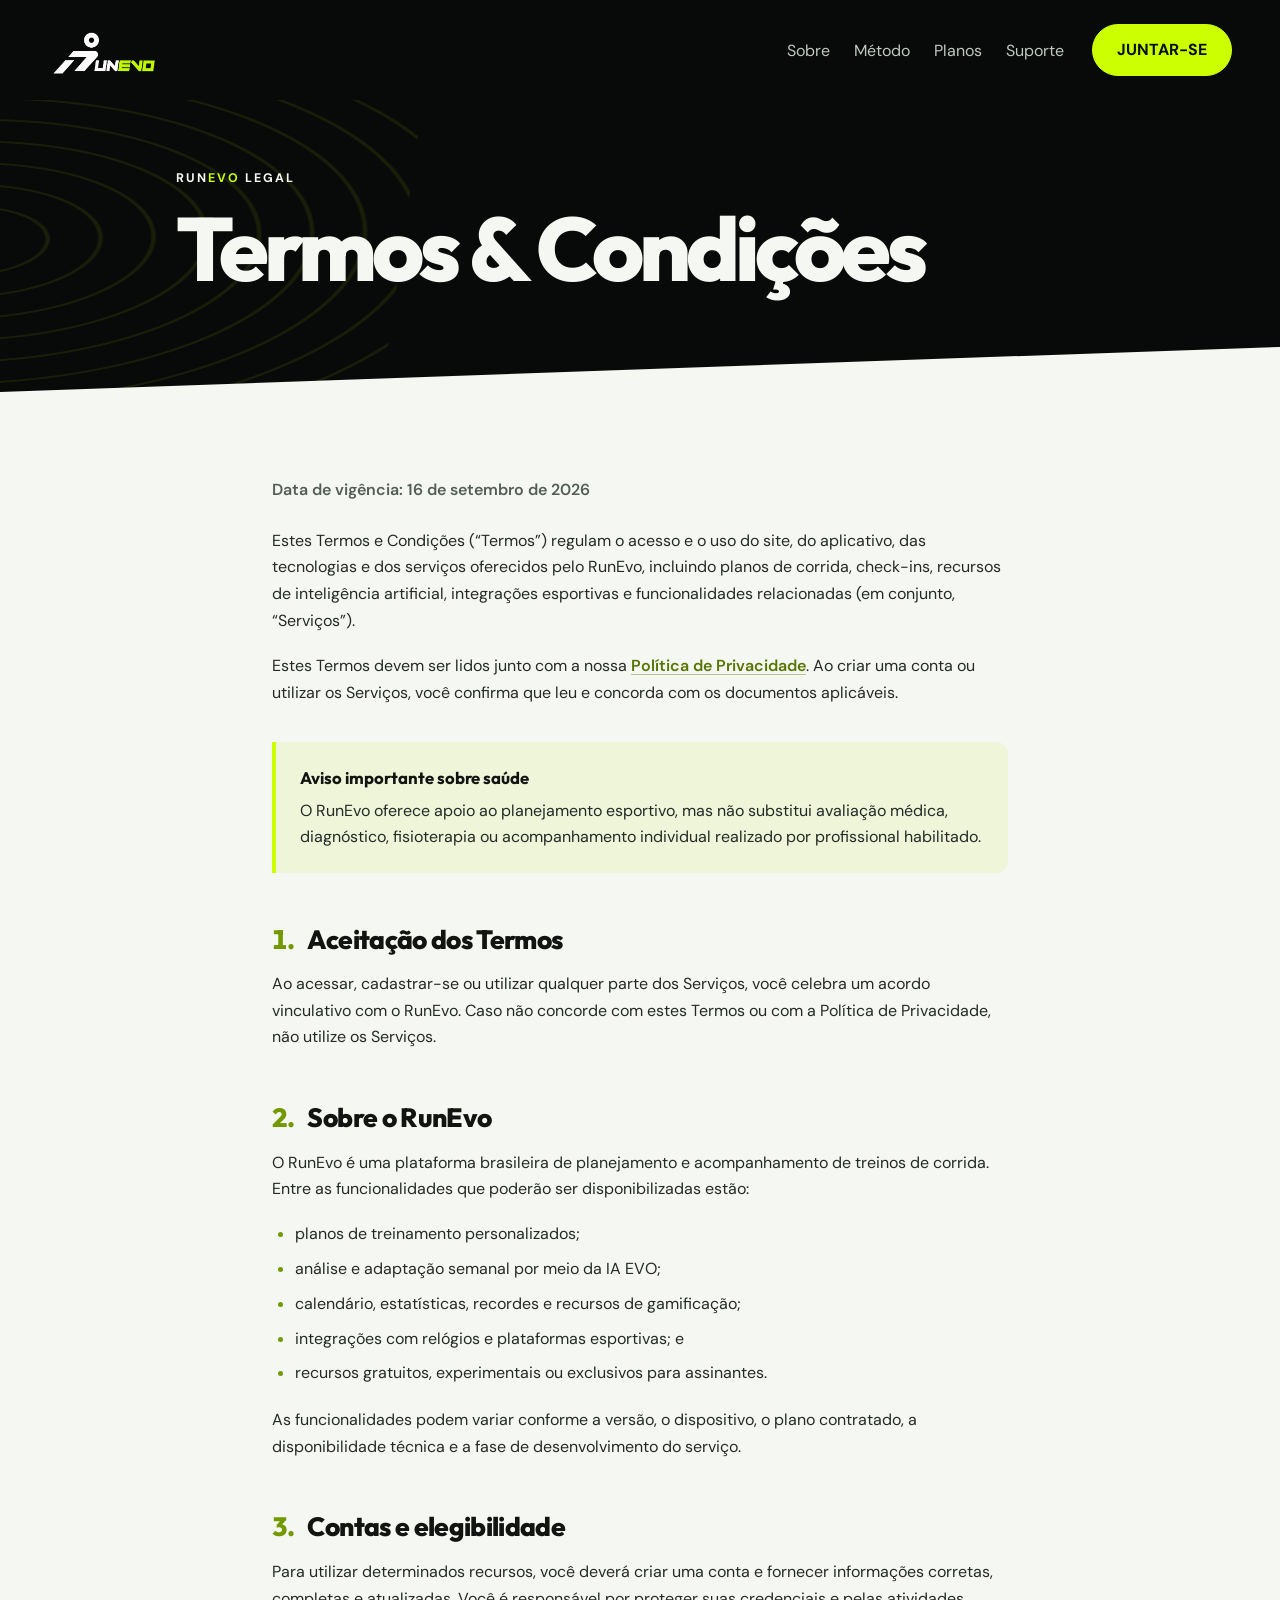
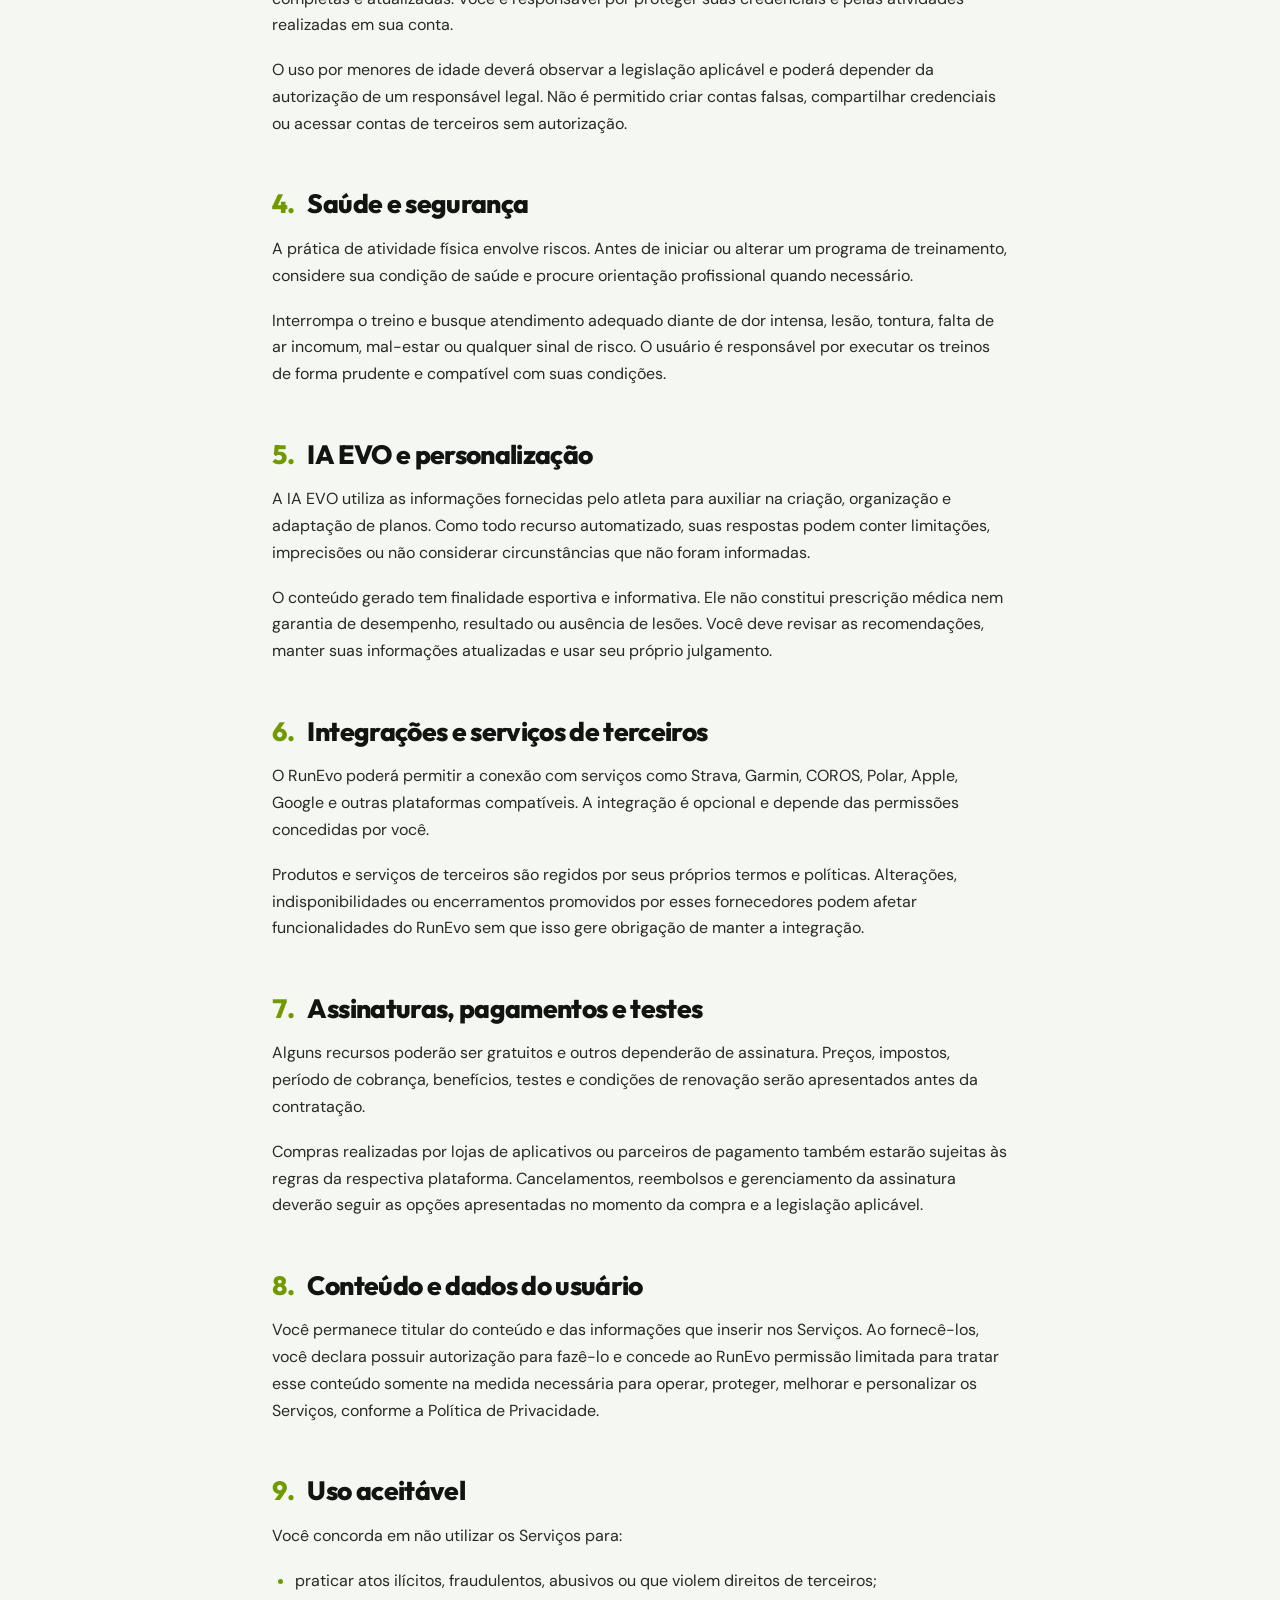
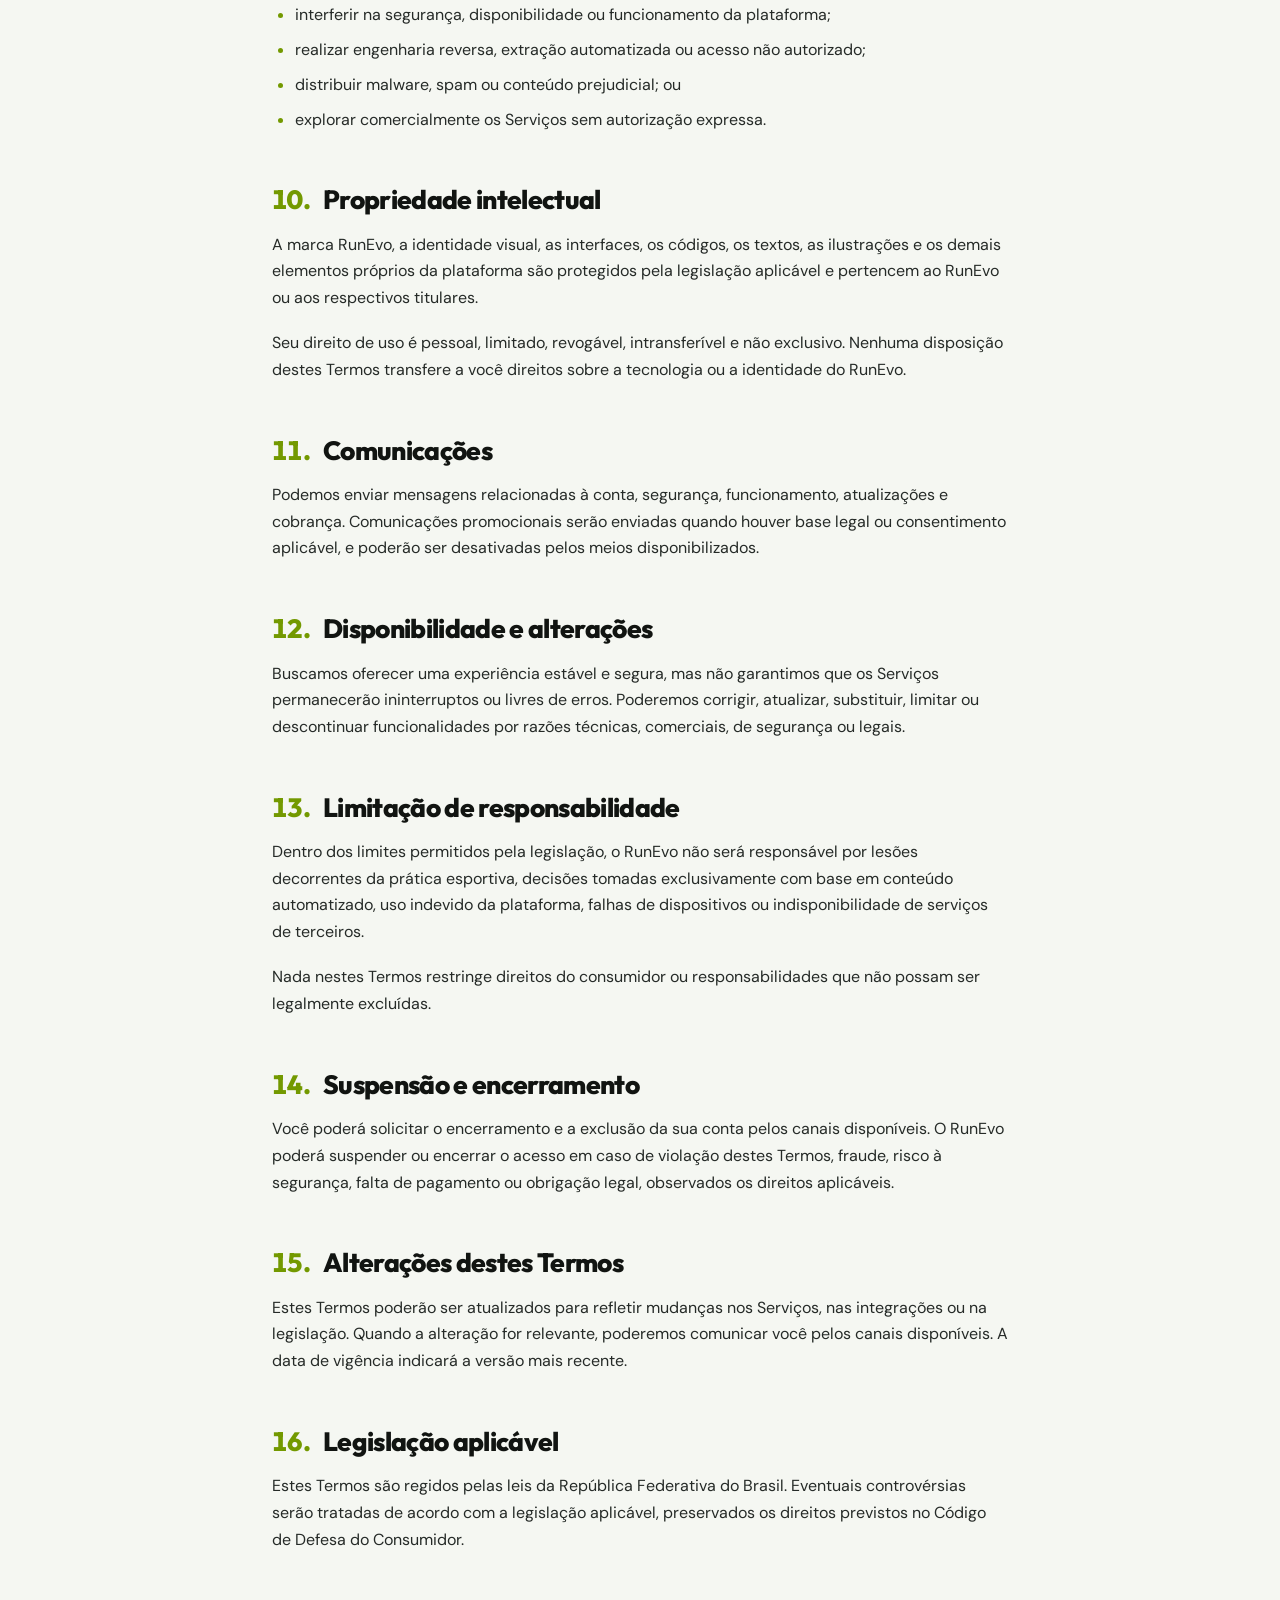
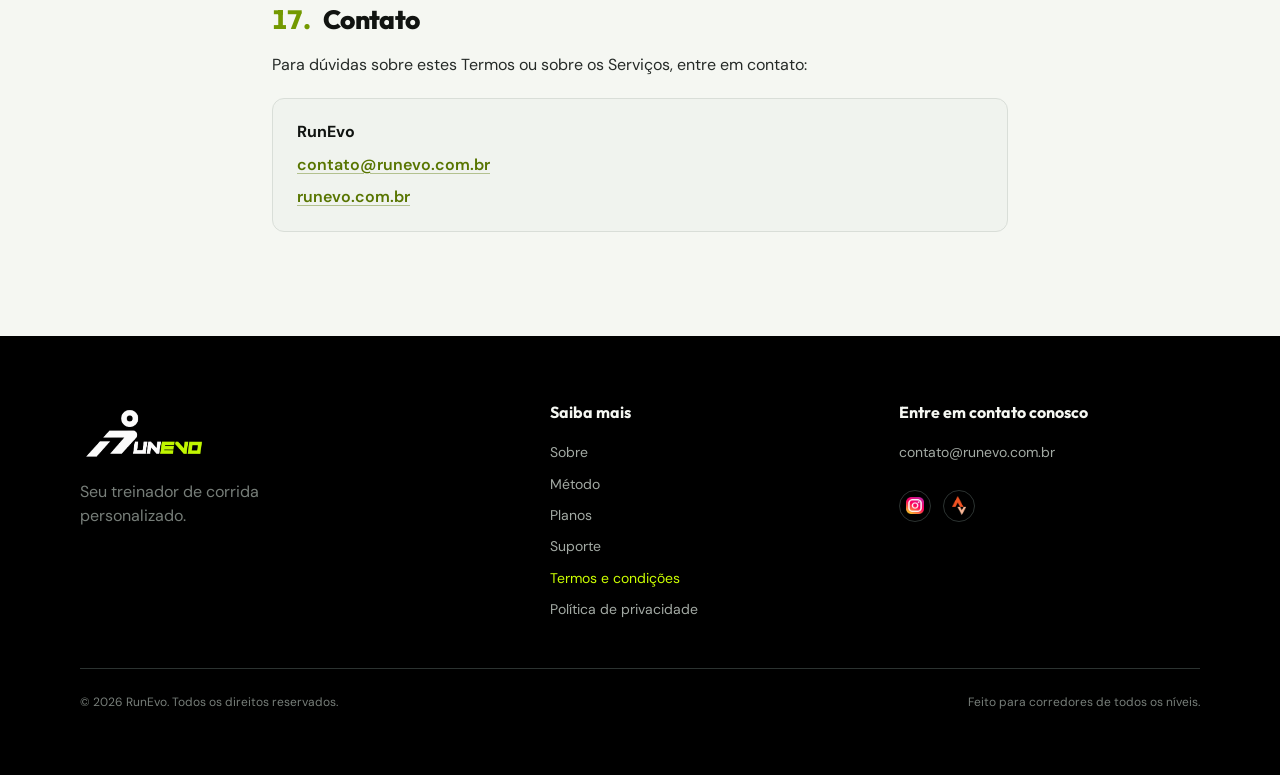
<file: termo-e-condicoes.html>
<!doctype html>
<html lang="pt-BR">
  <head>
    <meta charset="UTF-8" />
    <meta name="viewport" content="width=device-width, initial-scale=1.0" />
    <meta name="theme-color" content="#080A09" />
    <meta name="description" content="Termos e Condições de uso do site e do aplicativo RunEvo." />
    <title>Termos e Condições — RunEvo</title>
    <link rel="stylesheet" href="styles.css" />
    <script src="script.js" defer></script>
  </head>
  <body class="legal-page">
    <header class="nav_component" data-site-header>
      <div class="runna-nav">
        <div class="runna-nav-container">
          <div class="nav_logo-wrapper">
            <a class="runna-nav-logo" href="/" aria-label="RunEvo, página inicial">
              <img class="runevo-logo" src="assets/runevo-logo.png" alt="RunEvo" width="110" height="36" />
            </a>
          </div>
          <nav id="primary-navigation" class="runna-nav-menu" aria-label="Navegação principal">
            <div class="runna-nav-mobile-header">
              <img class="runevo-logo runevo-logo--mobile" src="assets/runevo-logo.png" alt="RunEvo" />
              <button class="runna-nav-mobile-close" type="button" aria-label="Fechar menu" data-menu-close>
                <img src="assets/mobile-menu-close.svg" width="32" height="32" alt="" />
              </button>
            </div>
            <div class="nav-links">
              <a class="nav_link" href="/#inicio">Sobre</a>
              <a class="nav_link" href="/#recursos">Método</a>
              <a class="nav_link" href="/#planos">Planos</a>
              <a class="nav_link" href="/#suporte">Suporte</a>
            </div>
            <div class="nav_button-group nav_button-group--mobile">
              <a class="button is-salmon-button is-nav-button" href="/#proximo-nivel">Junte-se</a>
            </div>
          </nav>
          <div class="nav_button-group nav_button-group--desktop">
            <a class="button is-salmon-button is-nav-button" href="/#proximo-nivel">JUNTAR-SE</a>
          </div>
          <button class="runna-nav-burger" type="button" aria-label="Abrir menu" aria-expanded="false" aria-controls="primary-navigation" data-menu-toggle>
            <svg class="runna-nav-burger-icon" viewBox="0 0 24 24" fill="none" aria-hidden="true">
              <path d="M3 6h18M3 12h18M3 18h18" stroke="currentColor" stroke-width="2" stroke-linecap="round" />
            </svg>
          </button>
        </div>
      </div>
      <button class="menu-backdrop" type="button" tabindex="-1" aria-label="Fechar menu" data-menu-close></button>
    </header>

    <main>
      <section class="legal-hero" aria-labelledby="legal-title">
        <div class="legal-hero-pattern" aria-hidden="true"></div>
        <div class="padding-global legal-hero-inner">
          <p class="legal-eyebrow">RUN<span>EVO</span> LEGAL</p>
          <h1 id="legal-title">Termos &amp; Condições</h1>
        </div>
      </section>

      <section class="legal-document">
        <article class="legal-content">
          <p class="legal-date">Data de vigência: 16 de setembro de 2026</p>
          <p>Estes Termos e Condições (“Termos”) regulam o acesso e o uso do site, do aplicativo, das tecnologias e dos serviços oferecidos pelo RunEvo, incluindo planos de corrida, check-ins, recursos de inteligência artificial, integrações esportivas e funcionalidades relacionadas (em conjunto, “Serviços”).</p>
          <p>Estes Termos devem ser lidos junto com a nossa <a href="politica-de-privacidade.html">Política de Privacidade</a>. Ao criar uma conta ou utilizar os Serviços, você confirma que leu e concorda com os documentos aplicáveis.</p>

          <div class="legal-notice">
            <strong>Aviso importante sobre saúde</strong>
            <p>O RunEvo oferece apoio ao planejamento esportivo, mas não substitui avaliação médica, diagnóstico, fisioterapia ou acompanhamento individual realizado por profissional habilitado.</p>
          </div>

          <section id="aceite">
            <h2><span>1.</span> Aceitação dos Termos</h2>
            <p>Ao acessar, cadastrar-se ou utilizar qualquer parte dos Serviços, você celebra um acordo vinculativo com o RunEvo. Caso não concorde com estes Termos ou com a Política de Privacidade, não utilize os Serviços.</p>
          </section>

          <section id="servicos">
            <h2><span>2.</span> Sobre o RunEvo</h2>
            <p>O RunEvo é uma plataforma brasileira de planejamento e acompanhamento de treinos de corrida. Entre as funcionalidades que poderão ser disponibilizadas estão:</p>
            <ul>
              <li>planos de treinamento personalizados;</li>
              <li>análise e adaptação semanal por meio da IA EVO;</li>
              <li>calendário, estatísticas, recordes e recursos de gamificação;</li>
              <li>integrações com relógios e plataformas esportivas; e</li>
              <li>recursos gratuitos, experimentais ou exclusivos para assinantes.</li>
            </ul>
            <p>As funcionalidades podem variar conforme a versão, o dispositivo, o plano contratado, a disponibilidade técnica e a fase de desenvolvimento do serviço.</p>
          </section>

          <section id="contas">
            <h2><span>3.</span> Contas e elegibilidade</h2>
            <p>Para utilizar determinados recursos, você deverá criar uma conta e fornecer informações corretas, completas e atualizadas. Você é responsável por proteger suas credenciais e pelas atividades realizadas em sua conta.</p>
            <p>O uso por menores de idade deverá observar a legislação aplicável e poderá depender da autorização de um responsável legal. Não é permitido criar contas falsas, compartilhar credenciais ou acessar contas de terceiros sem autorização.</p>
          </section>

          <section id="saude">
            <h2><span>4.</span> Saúde e segurança</h2>
            <p>A prática de atividade física envolve riscos. Antes de iniciar ou alterar um programa de treinamento, considere sua condição de saúde e procure orientação profissional quando necessário.</p>
            <p>Interrompa o treino e busque atendimento adequado diante de dor intensa, lesão, tontura, falta de ar incomum, mal-estar ou qualquer sinal de risco. O usuário é responsável por executar os treinos de forma prudente e compatível com suas condições.</p>
          </section>

          <section id="ia-evo">
            <h2><span>5.</span> IA EVO e personalização</h2>
            <p>A IA EVO utiliza as informações fornecidas pelo atleta para auxiliar na criação, organização e adaptação de planos. Como todo recurso automatizado, suas respostas podem conter limitações, imprecisões ou não considerar circunstâncias que não foram informadas.</p>
            <p>O conteúdo gerado tem finalidade esportiva e informativa. Ele não constitui prescrição médica nem garantia de desempenho, resultado ou ausência de lesões. Você deve revisar as recomendações, manter suas informações atualizadas e usar seu próprio julgamento.</p>
          </section>

          <section id="integracoes">
            <h2><span>6.</span> Integrações e serviços de terceiros</h2>
            <p>O RunEvo poderá permitir a conexão com serviços como Strava, Garmin, COROS, Polar, Apple, Google e outras plataformas compatíveis. A integração é opcional e depende das permissões concedidas por você.</p>
            <p>Produtos e serviços de terceiros são regidos por seus próprios termos e políticas. Alterações, indisponibilidades ou encerramentos promovidos por esses fornecedores podem afetar funcionalidades do RunEvo sem que isso gere obrigação de manter a integração.</p>
          </section>

          <section id="assinaturas">
            <h2><span>7.</span> Assinaturas, pagamentos e testes</h2>
            <p>Alguns recursos poderão ser gratuitos e outros dependerão de assinatura. Preços, impostos, período de cobrança, benefícios, testes e condições de renovação serão apresentados antes da contratação.</p>
            <p>Compras realizadas por lojas de aplicativos ou parceiros de pagamento também estarão sujeitas às regras da respectiva plataforma. Cancelamentos, reembolsos e gerenciamento da assinatura deverão seguir as opções apresentadas no momento da compra e a legislação aplicável.</p>
          </section>

          <section id="conteudo">
            <h2><span>8.</span> Conteúdo e dados do usuário</h2>
            <p>Você permanece titular do conteúdo e das informações que inserir nos Serviços. Ao fornecê-los, você declara possuir autorização para fazê-lo e concede ao RunEvo permissão limitada para tratar esse conteúdo somente na medida necessária para operar, proteger, melhorar e personalizar os Serviços, conforme a Política de Privacidade.</p>
          </section>

          <section id="uso-aceitavel">
            <h2><span>9.</span> Uso aceitável</h2>
            <p>Você concorda em não utilizar os Serviços para:</p>
            <ul>
              <li>praticar atos ilícitos, fraudulentos, abusivos ou que violem direitos de terceiros;</li>
              <li>interferir na segurança, disponibilidade ou funcionamento da plataforma;</li>
              <li>realizar engenharia reversa, extração automatizada ou acesso não autorizado;</li>
              <li>distribuir malware, spam ou conteúdo prejudicial; ou</li>
              <li>explorar comercialmente os Serviços sem autorização expressa.</li>
            </ul>
          </section>

          <section id="propriedade">
            <h2><span>10.</span> Propriedade intelectual</h2>
            <p>A marca RunEvo, a identidade visual, as interfaces, os códigos, os textos, as ilustrações e os demais elementos próprios da plataforma são protegidos pela legislação aplicável e pertencem ao RunEvo ou aos respectivos titulares.</p>
            <p>Seu direito de uso é pessoal, limitado, revogável, intransferível e não exclusivo. Nenhuma disposição destes Termos transfere a você direitos sobre a tecnologia ou a identidade do RunEvo.</p>
          </section>

          <section id="comunicacoes">
            <h2><span>11.</span> Comunicações</h2>
            <p>Podemos enviar mensagens relacionadas à conta, segurança, funcionamento, atualizações e cobrança. Comunicações promocionais serão enviadas quando houver base legal ou consentimento aplicável, e poderão ser desativadas pelos meios disponibilizados.</p>
          </section>

          <section id="disponibilidade">
            <h2><span>12.</span> Disponibilidade e alterações</h2>
            <p>Buscamos oferecer uma experiência estável e segura, mas não garantimos que os Serviços permanecerão ininterruptos ou livres de erros. Poderemos corrigir, atualizar, substituir, limitar ou descontinuar funcionalidades por razões técnicas, comerciais, de segurança ou legais.</p>
          </section>

          <section id="responsabilidade">
            <h2><span>13.</span> Limitação de responsabilidade</h2>
            <p>Dentro dos limites permitidos pela legislação, o RunEvo não será responsável por lesões decorrentes da prática esportiva, decisões tomadas exclusivamente com base em conteúdo automatizado, uso indevido da plataforma, falhas de dispositivos ou indisponibilidade de serviços de terceiros.</p>
            <p>Nada nestes Termos restringe direitos do consumidor ou responsabilidades que não possam ser legalmente excluídas.</p>
          </section>

          <section id="suspensao">
            <h2><span>14.</span> Suspensão e encerramento</h2>
            <p>Você poderá solicitar o encerramento e a exclusão da sua conta pelos canais disponíveis. O RunEvo poderá suspender ou encerrar o acesso em caso de violação destes Termos, fraude, risco à segurança, falta de pagamento ou obrigação legal, observados os direitos aplicáveis.</p>
          </section>

          <section id="alteracoes">
            <h2><span>15.</span> Alterações destes Termos</h2>
            <p>Estes Termos poderão ser atualizados para refletir mudanças nos Serviços, nas integrações ou na legislação. Quando a alteração for relevante, poderemos comunicar você pelos canais disponíveis. A data de vigência indicará a versão mais recente.</p>
          </section>

          <section id="legislacao">
            <h2><span>16.</span> Legislação aplicável</h2>
            <p>Estes Termos são regidos pelas leis da República Federativa do Brasil. Eventuais controvérsias serão tratadas de acordo com a legislação aplicável, preservados os direitos previstos no Código de Defesa do Consumidor.</p>
          </section>

          <section id="contato">
            <h2><span>17.</span> Contato</h2>
            <p>Para dúvidas sobre estes Termos ou sobre os Serviços, entre em contato:</p>
            <address class="legal-contact">
              <strong>RunEvo</strong>
              <a href="mailto:contato@runevo.com.br">contato@runevo.com.br</a>
              <a href="https://runevo.com.br">runevo.com.br</a>
            </address>
          </section>
        </article>
      </section>
    </main>

    <footer class="site-footer">
      <div class="padding-global padding-section">
        <div class="footer-grid">
          <div class="footer-brand"><img class="runevo-logo" src="assets/runevo-logo.png" alt="RunEvo" width="140" height="46" /><p>Seu treinador de corrida personalizado.</p></div>
          <div class="footer-column"><h2>Saiba mais</h2><a href="/#inicio">Sobre</a><a href="/#recursos">Método</a><a href="/#planos">Planos</a><a href="/#suporte">Suporte</a><a href="termo-e-condicoes.html" aria-current="page">Termos e condições</a><a href="politica-de-privacidade.html">Política de privacidade</a></div>
          <div class="footer-column">
            <h2>Entre em contato conosco</h2>
            <a href="mailto:contato@runevo.com.br">contato@runevo.com.br</a>
            <div class="social-links" aria-label="Redes sociais">
              <a href="https://www.instagram.com/" target="_blank" rel="noopener noreferrer" aria-label="Instagram"><img src="assets/instagram-icon.png" alt="" /></a>
              <a href="https://www.strava.com/" target="_blank" rel="noopener noreferrer" aria-label="Strava"><img src="assets/strava-icon.png" alt="" /></a>
            </div>
          </div>
        </div>
        <div class="footer-bottom"><span>© 2026 RunEvo. Todos os direitos reservados.</span><span>Feito para corredores de todos os níveis.</span></div>
      </div>
    </footer>
  </body>
</html>
</file>
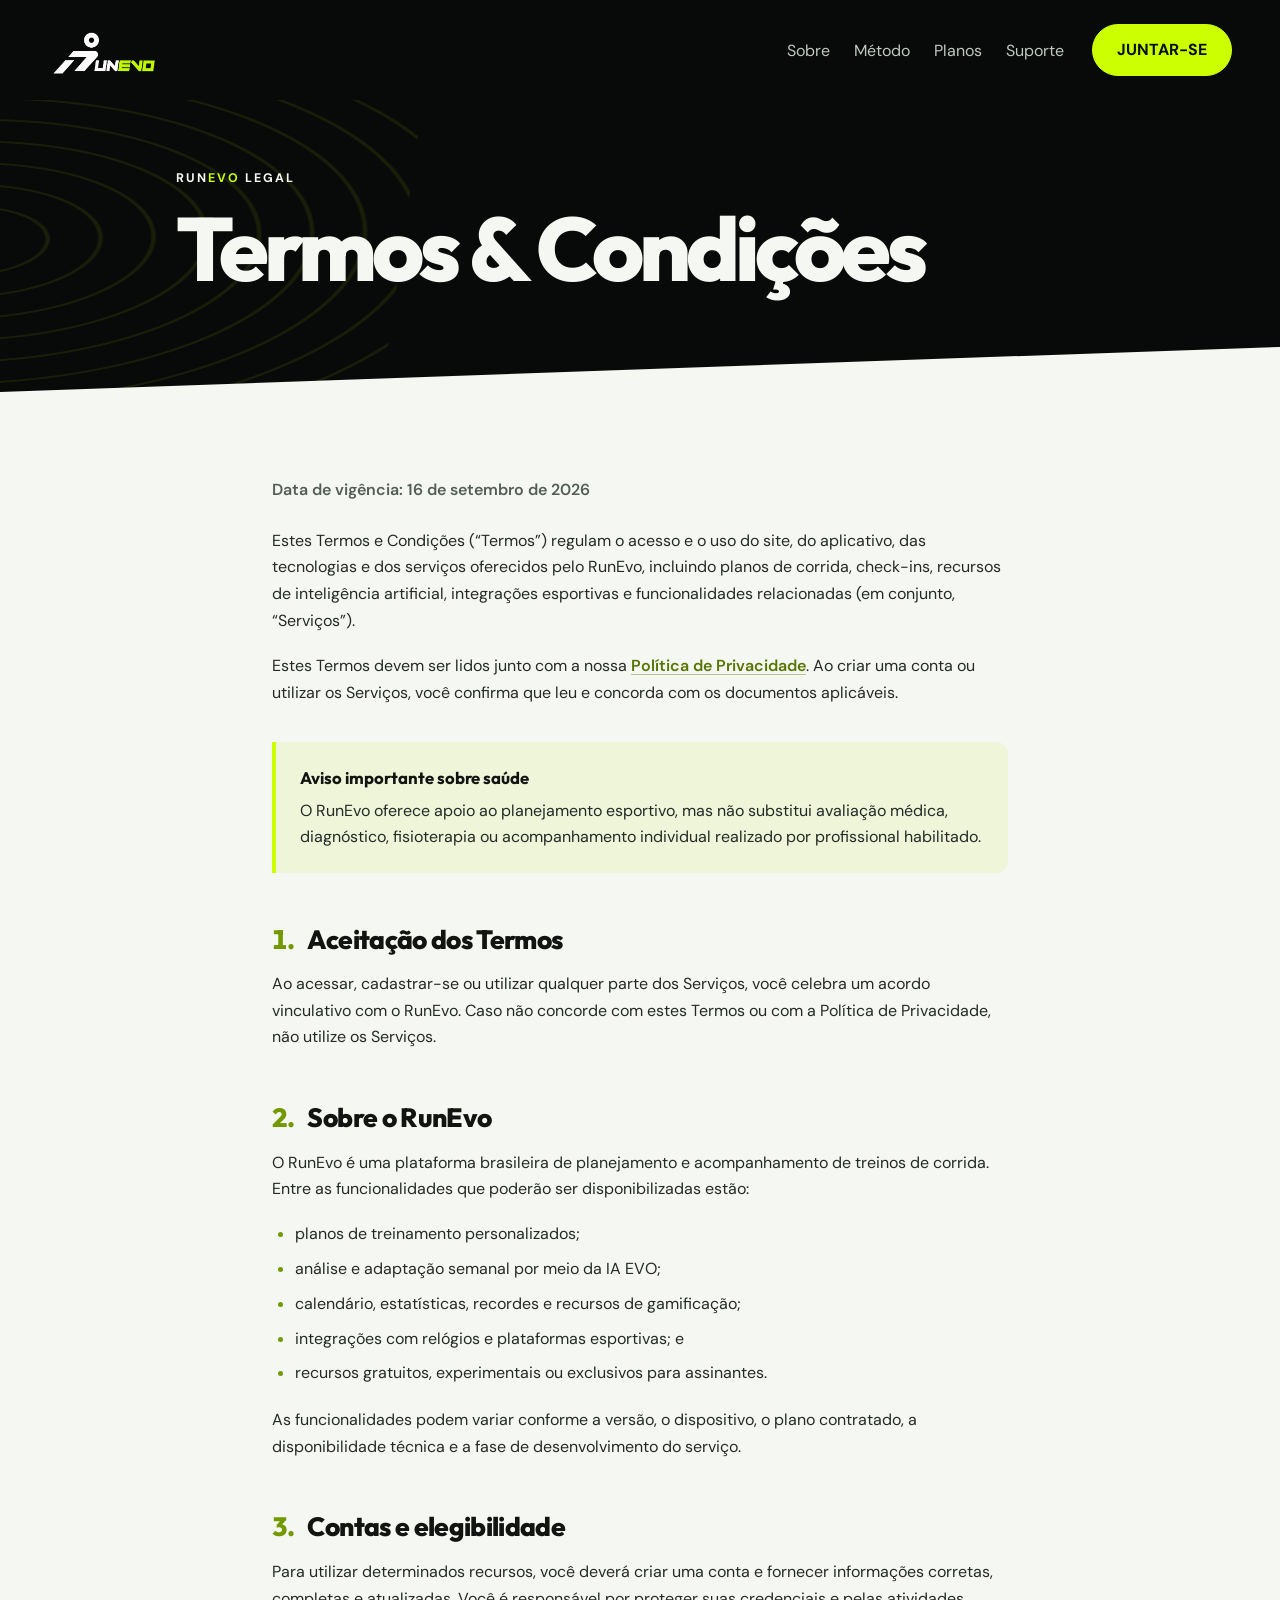
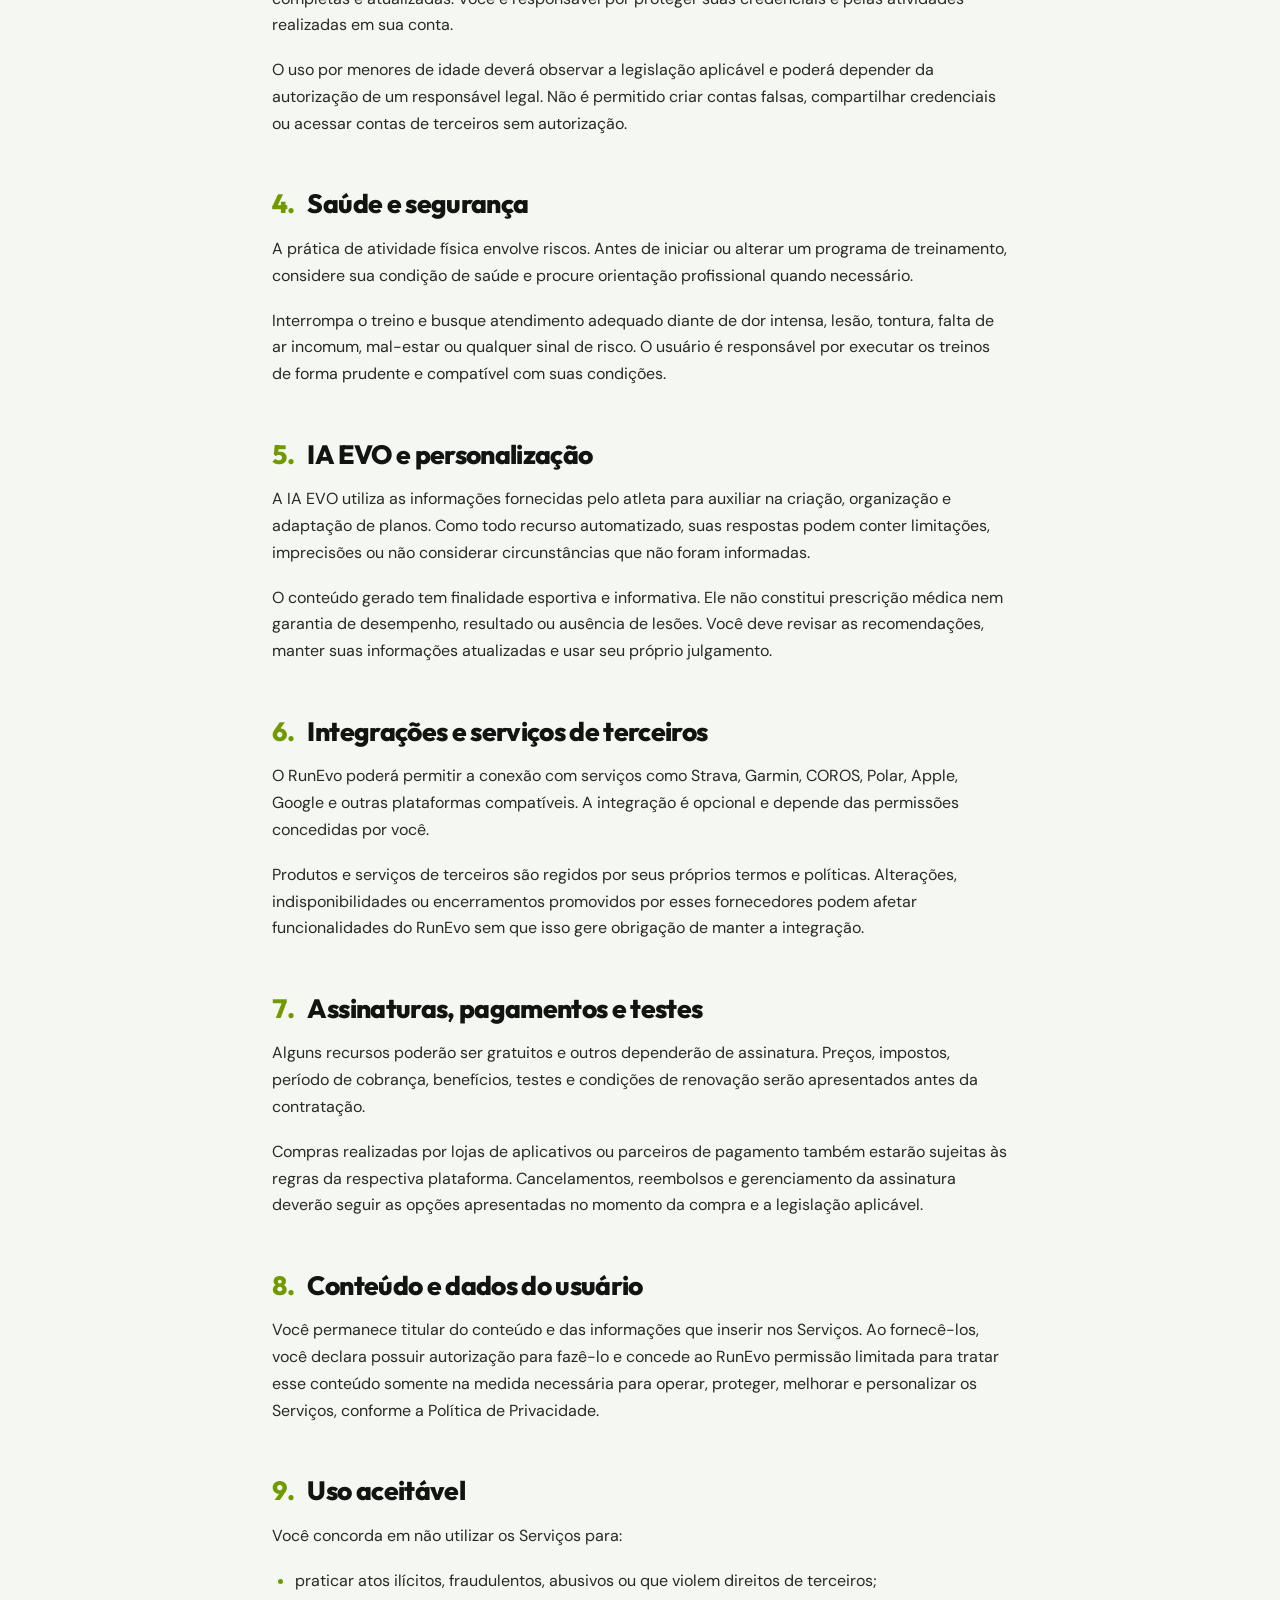
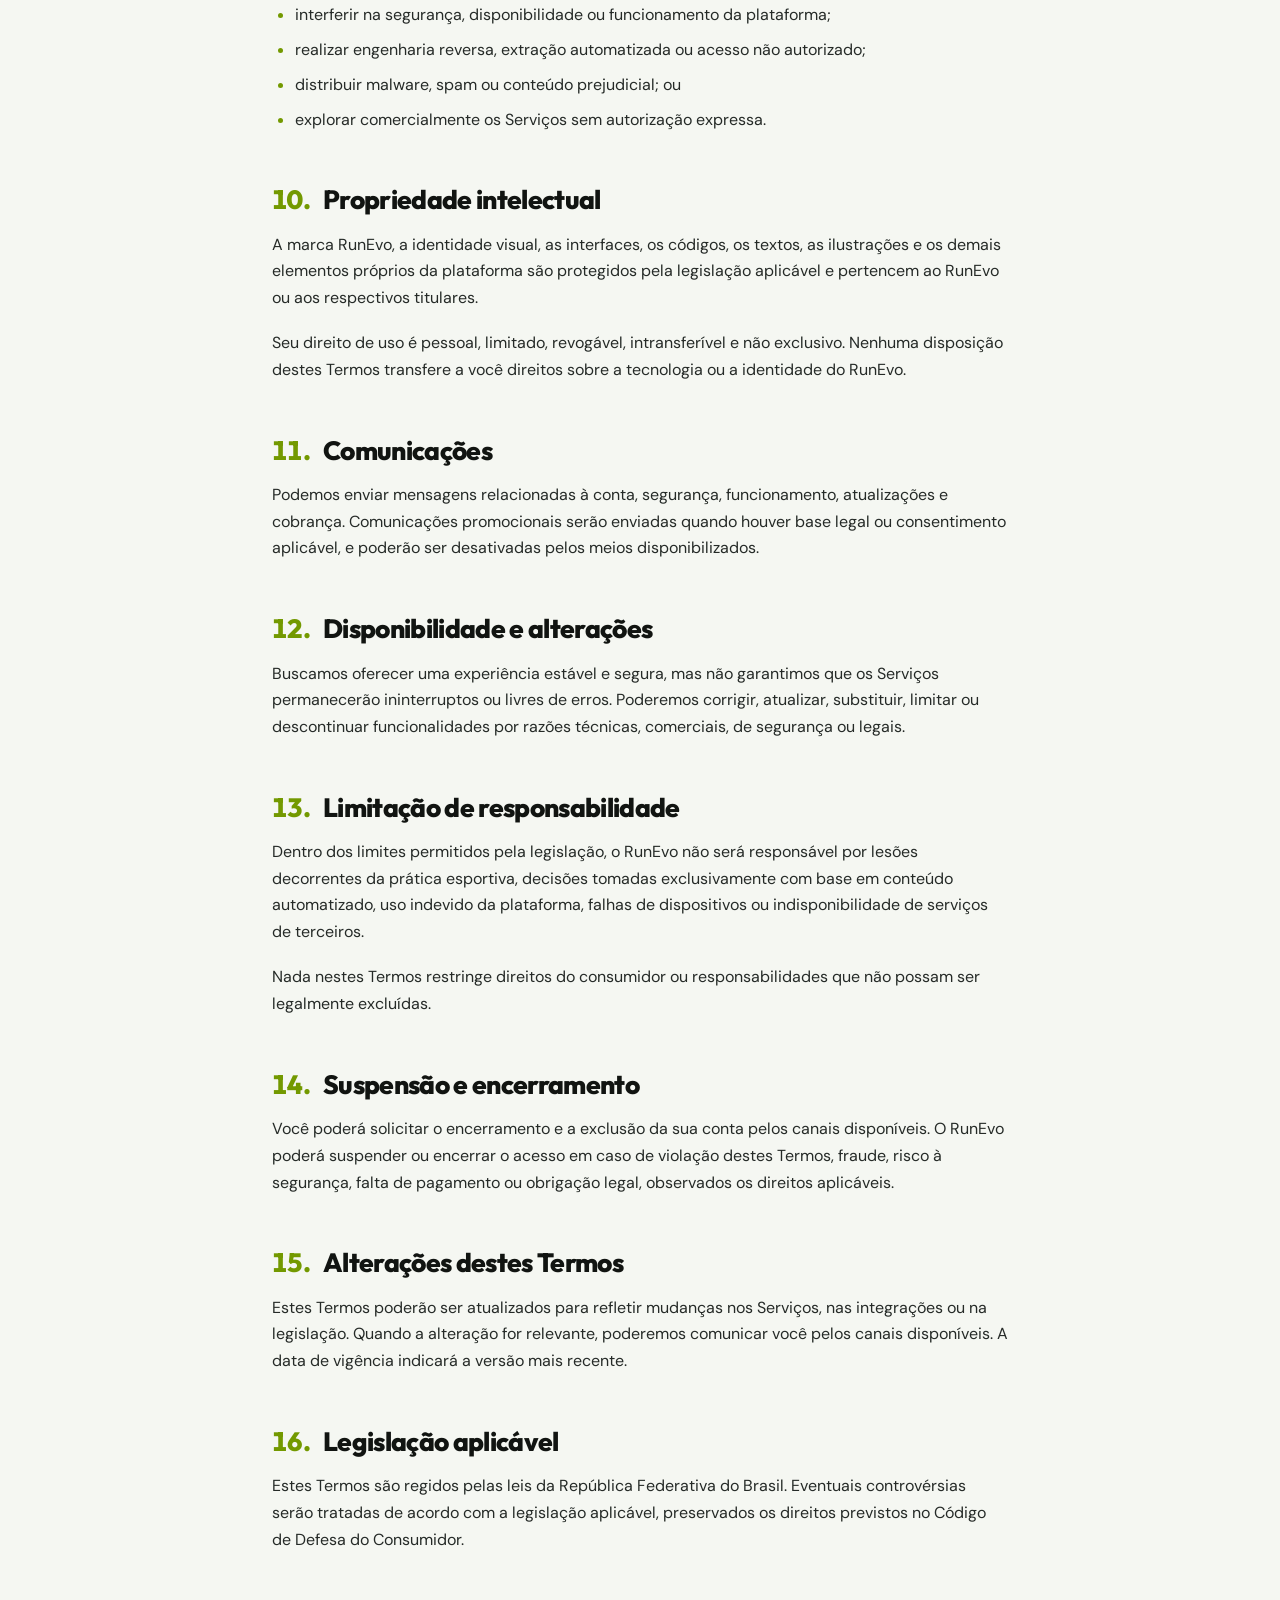
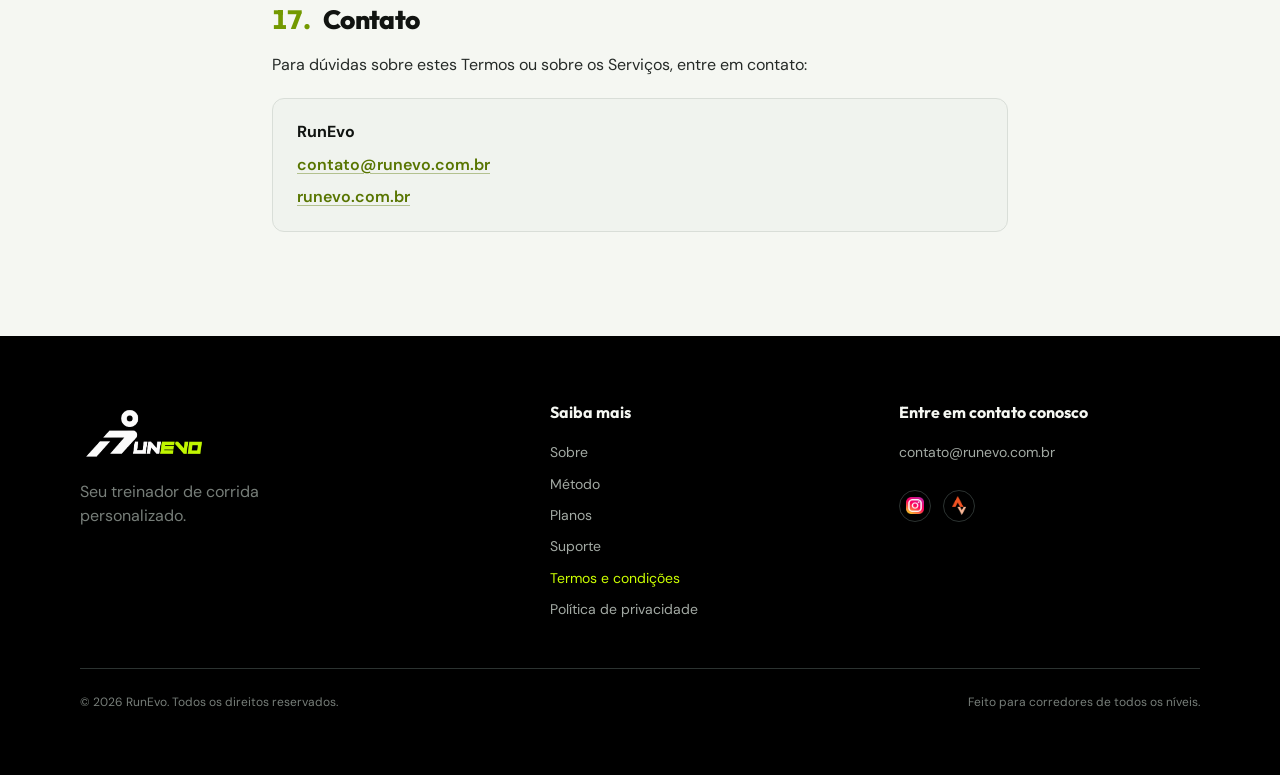
<file: termos-e-condicoes.html>
<!doctype html>
<html lang="pt-BR">
  <head>
    <meta charset="UTF-8" />
    <meta name="viewport" content="width=device-width, initial-scale=1.0" />
    <meta name="theme-color" content="#080A09" />
    <meta name="description" content="Termos e Condições de uso do site e do aplicativo RunEvo." />
    <title>Termos e Condições — RunEvo</title>
    <link rel="stylesheet" href="styles.css" />
    <script src="script.js" defer></script>
  </head>
  <body class="legal-page">
    <header class="nav_component" data-site-header>
      <div class="runna-nav">
        <div class="runna-nav-container">
          <div class="nav_logo-wrapper">
            <a class="runna-nav-logo" href="index.html" aria-label="RunEvo, página inicial">
              <img class="runevo-logo" src="assets/runevo-logo.png" alt="RunEvo" width="110" height="36" />
            </a>
          </div>
          <nav id="primary-navigation" class="runna-nav-menu" aria-label="Navegação principal">
            <div class="runna-nav-mobile-header">
              <img class="runevo-logo runevo-logo--mobile" src="assets/runevo-logo.png" alt="RunEvo" />
              <button class="runna-nav-mobile-close" type="button" aria-label="Fechar menu" data-menu-close>
                <img src="assets/mobile-menu-close.svg" width="32" height="32" alt="" />
              </button>
            </div>
            <div class="nav-links">
              <a class="nav_link" href="index.html#inicio">Sobre</a>
              <a class="nav_link" href="index.html#recursos">Método</a>
              <a class="nav_link" href="index.html#planos">Planos</a>
              <a class="nav_link" href="index.html#suporte">Suporte</a>
            </div>
            <div class="nav_button-group nav_button-group--mobile">
              <a class="button is-salmon-button is-nav-button" href="index.html#proximo-nivel">Junte-se</a>
            </div>
          </nav>
          <div class="nav_button-group nav_button-group--desktop">
            <a class="button is-salmon-button is-nav-button" href="index.html#proximo-nivel">JUNTAR-SE</a>
          </div>
          <button class="runna-nav-burger" type="button" aria-label="Abrir menu" aria-expanded="false" aria-controls="primary-navigation" data-menu-toggle>
            <svg class="runna-nav-burger-icon" viewBox="0 0 24 24" fill="none" aria-hidden="true">
              <path d="M3 6h18M3 12h18M3 18h18" stroke="currentColor" stroke-width="2" stroke-linecap="round" />
            </svg>
          </button>
        </div>
      </div>
      <button class="menu-backdrop" type="button" tabindex="-1" aria-label="Fechar menu" data-menu-close></button>
    </header>

    <main>
      <section class="legal-hero" aria-labelledby="legal-title">
        <div class="legal-hero-pattern" aria-hidden="true"></div>
        <div class="padding-global legal-hero-inner">
          <p class="legal-eyebrow">RUN<span>EVO</span> LEGAL</p>
          <h1 id="legal-title">Termos &amp; Condições</h1>
        </div>
      </section>

      <section class="legal-document">
        <article class="legal-content">
          <p class="legal-date">Data de vigência: 16 de setembro de 2026</p>
          <p>Estes Termos e Condições (“Termos”) regulam o acesso e o uso do site, do aplicativo, das tecnologias e dos serviços oferecidos pelo RunEvo, incluindo planos de corrida, check-ins, recursos de inteligência artificial, integrações esportivas e funcionalidades relacionadas (em conjunto, “Serviços”).</p>
          <p>Estes Termos devem ser lidos junto com a nossa <a href="politica-de-privacidade.html">Política de Privacidade</a>. Ao criar uma conta ou utilizar os Serviços, você confirma que leu e concorda com os documentos aplicáveis.</p>

          <div class="legal-notice">
            <strong>Aviso importante sobre saúde</strong>
            <p>O RunEvo oferece apoio ao planejamento esportivo, mas não substitui avaliação médica, diagnóstico, fisioterapia ou acompanhamento individual realizado por profissional habilitado.</p>
          </div>

          <section id="aceite">
            <h2><span>1.</span> Aceitação dos Termos</h2>
            <p>Ao acessar, cadastrar-se ou utilizar qualquer parte dos Serviços, você celebra um acordo vinculativo com o RunEvo. Caso não concorde com estes Termos ou com a Política de Privacidade, não utilize os Serviços.</p>
          </section>

          <section id="servicos">
            <h2><span>2.</span> Sobre o RunEvo</h2>
            <p>O RunEvo é uma plataforma brasileira de planejamento e acompanhamento de treinos de corrida. Entre as funcionalidades que poderão ser disponibilizadas estão:</p>
            <ul>
              <li>planos de treinamento personalizados;</li>
              <li>análise e adaptação semanal por meio da IA EVO;</li>
              <li>calendário, estatísticas, recordes e recursos de gamificação;</li>
              <li>integrações com relógios e plataformas esportivas; e</li>
              <li>recursos gratuitos, experimentais ou exclusivos para assinantes.</li>
            </ul>
            <p>As funcionalidades podem variar conforme a versão, o dispositivo, o plano contratado, a disponibilidade técnica e a fase de desenvolvimento do serviço.</p>
          </section>

          <section id="contas">
            <h2><span>3.</span> Contas e elegibilidade</h2>
            <p>Para utilizar determinados recursos, você deverá criar uma conta e fornecer informações corretas, completas e atualizadas. Você é responsável por proteger suas credenciais e pelas atividades realizadas em sua conta.</p>
            <p>O uso por menores de idade deverá observar a legislação aplicável e poderá depender da autorização de um responsável legal. Não é permitido criar contas falsas, compartilhar credenciais ou acessar contas de terceiros sem autorização.</p>
          </section>

          <section id="saude">
            <h2><span>4.</span> Saúde e segurança</h2>
            <p>A prática de atividade física envolve riscos. Antes de iniciar ou alterar um programa de treinamento, considere sua condição de saúde e procure orientação profissional quando necessário.</p>
            <p>Interrompa o treino e busque atendimento adequado diante de dor intensa, lesão, tontura, falta de ar incomum, mal-estar ou qualquer sinal de risco. O usuário é responsável por executar os treinos de forma prudente e compatível com suas condições.</p>
          </section>

          <section id="ia-evo">
            <h2><span>5.</span> IA EVO e personalização</h2>
            <p>A IA EVO utiliza as informações fornecidas pelo atleta para auxiliar na criação, organização e adaptação de planos. Como todo recurso automatizado, suas respostas podem conter limitações, imprecisões ou não considerar circunstâncias que não foram informadas.</p>
            <p>O conteúdo gerado tem finalidade esportiva e informativa. Ele não constitui prescrição médica nem garantia de desempenho, resultado ou ausência de lesões. Você deve revisar as recomendações, manter suas informações atualizadas e usar seu próprio julgamento.</p>
          </section>

          <section id="integracoes">
            <h2><span>6.</span> Integrações e serviços de terceiros</h2>
            <p>O RunEvo poderá permitir a conexão com serviços como Strava, Garmin, COROS, Polar, Apple, Google e outras plataformas compatíveis. A integração é opcional e depende das permissões concedidas por você.</p>
            <p>Produtos e serviços de terceiros são regidos por seus próprios termos e políticas. Alterações, indisponibilidades ou encerramentos promovidos por esses fornecedores podem afetar funcionalidades do RunEvo sem que isso gere obrigação de manter a integração.</p>
          </section>

          <section id="assinaturas">
            <h2><span>7.</span> Assinaturas, pagamentos e testes</h2>
            <p>Alguns recursos poderão ser gratuitos e outros dependerão de assinatura. Preços, impostos, período de cobrança, benefícios, testes e condições de renovação serão apresentados antes da contratação.</p>
            <p>Compras realizadas por lojas de aplicativos ou parceiros de pagamento também estarão sujeitas às regras da respectiva plataforma. Cancelamentos, reembolsos e gerenciamento da assinatura deverão seguir as opções apresentadas no momento da compra e a legislação aplicável.</p>
          </section>

          <section id="conteudo">
            <h2><span>8.</span> Conteúdo e dados do usuário</h2>
            <p>Você permanece titular do conteúdo e das informações que inserir nos Serviços. Ao fornecê-los, você declara possuir autorização para fazê-lo e concede ao RunEvo permissão limitada para tratar esse conteúdo somente na medida necessária para operar, proteger, melhorar e personalizar os Serviços, conforme a Política de Privacidade.</p>
          </section>

          <section id="uso-aceitavel">
            <h2><span>9.</span> Uso aceitável</h2>
            <p>Você concorda em não utilizar os Serviços para:</p>
            <ul>
              <li>praticar atos ilícitos, fraudulentos, abusivos ou que violem direitos de terceiros;</li>
              <li>interferir na segurança, disponibilidade ou funcionamento da plataforma;</li>
              <li>realizar engenharia reversa, extração automatizada ou acesso não autorizado;</li>
              <li>distribuir malware, spam ou conteúdo prejudicial; ou</li>
              <li>explorar comercialmente os Serviços sem autorização expressa.</li>
            </ul>
          </section>

          <section id="propriedade">
            <h2><span>10.</span> Propriedade intelectual</h2>
            <p>A marca RunEvo, a identidade visual, as interfaces, os códigos, os textos, as ilustrações e os demais elementos próprios da plataforma são protegidos pela legislação aplicável e pertencem ao RunEvo ou aos respectivos titulares.</p>
            <p>Seu direito de uso é pessoal, limitado, revogável, intransferível e não exclusivo. Nenhuma disposição destes Termos transfere a você direitos sobre a tecnologia ou a identidade do RunEvo.</p>
          </section>

          <section id="comunicacoes">
            <h2><span>11.</span> Comunicações</h2>
            <p>Podemos enviar mensagens relacionadas à conta, segurança, funcionamento, atualizações e cobrança. Comunicações promocionais serão enviadas quando houver base legal ou consentimento aplicável, e poderão ser desativadas pelos meios disponibilizados.</p>
          </section>

          <section id="disponibilidade">
            <h2><span>12.</span> Disponibilidade e alterações</h2>
            <p>Buscamos oferecer uma experiência estável e segura, mas não garantimos que os Serviços permanecerão ininterruptos ou livres de erros. Poderemos corrigir, atualizar, substituir, limitar ou descontinuar funcionalidades por razões técnicas, comerciais, de segurança ou legais.</p>
          </section>

          <section id="responsabilidade">
            <h2><span>13.</span> Limitação de responsabilidade</h2>
            <p>Dentro dos limites permitidos pela legislação, o RunEvo não será responsável por lesões decorrentes da prática esportiva, decisões tomadas exclusivamente com base em conteúdo automatizado, uso indevido da plataforma, falhas de dispositivos ou indisponibilidade de serviços de terceiros.</p>
            <p>Nada nestes Termos restringe direitos do consumidor ou responsabilidades que não possam ser legalmente excluídas.</p>
          </section>

          <section id="suspensao">
            <h2><span>14.</span> Suspensão e encerramento</h2>
            <p>Você poderá solicitar o encerramento e a exclusão da sua conta pelos canais disponíveis. O RunEvo poderá suspender ou encerrar o acesso em caso de violação destes Termos, fraude, risco à segurança, falta de pagamento ou obrigação legal, observados os direitos aplicáveis.</p>
          </section>

          <section id="alteracoes">
            <h2><span>15.</span> Alterações destes Termos</h2>
            <p>Estes Termos poderão ser atualizados para refletir mudanças nos Serviços, nas integrações ou na legislação. Quando a alteração for relevante, poderemos comunicar você pelos canais disponíveis. A data de vigência indicará a versão mais recente.</p>
          </section>

          <section id="legislacao">
            <h2><span>16.</span> Legislação aplicável</h2>
            <p>Estes Termos são regidos pelas leis da República Federativa do Brasil. Eventuais controvérsias serão tratadas de acordo com a legislação aplicável, preservados os direitos previstos no Código de Defesa do Consumidor.</p>
          </section>

          <section id="contato">
            <h2><span>17.</span> Contato</h2>
            <p>Para dúvidas sobre estes Termos ou sobre os Serviços, entre em contato:</p>
            <address class="legal-contact">
              <strong>RunEvo</strong>
              <a href="mailto:contato@runevo.com.br">contato@runevo.com.br</a>
              <a href="https://runevo.com.br">runevo.com.br</a>
            </address>
          </section>
        </article>
      </section>
    </main>

    <footer class="site-footer">
      <div class="padding-global padding-section">
        <div class="footer-grid">
          <div class="footer-brand"><img class="runevo-logo" src="assets/runevo-logo.png" alt="RunEvo" width="140" height="46" /><p>Seu treinador de corrida personalizado.</p></div>
          <div class="footer-column"><h2>Saiba mais</h2><a href="index.html#inicio">Sobre</a><a href="index.html#recursos">Método</a><a href="index.html#planos">Planos</a><a href="index.html#suporte">Suporte</a><a href="termos-e-condicoes.html" aria-current="page">Termos e condições</a><a href="politica-de-privacidade.html">Política de privacidade</a></div>
          <div class="footer-column">
            <h2>Entre em contato conosco</h2>
            <a href="mailto:contato@runevo.com.br">contato@runevo.com.br</a>
            <div class="social-links" aria-label="Redes sociais">
              <a href="https://www.instagram.com/" target="_blank" rel="noopener noreferrer" aria-label="Instagram"><img src="assets/instagram-icon.png" alt="" /></a>
              <a href="https://www.strava.com/" target="_blank" rel="noopener noreferrer" aria-label="Strava"><img src="assets/strava-icon.png" alt="" /></a>
            </div>
          </div>
        </div>
        <div class="footer-bottom"><span>© 2026 RunEvo. Todos os direitos reservados.</span><span>Feito para corredores de todos os níveis.</span></div>
      </div>
    </footer>
  </body>
</html>
</file>
<file: styles.css>
@import url("https://fonts.googleapis.com/css2?family=DM+Sans:wght@400;500;600;700&family=Outfit:wght@700;800;900&display=swap");
@font-face{font-family:Inter;src:url("https://cdn.prod.website-files.com/6241c8c95eb4fa2f8a36e792/68a83adc1c93a7ac75add173_Inter_18pt-Regular-Optimized.woff2") format("woff2");font-weight:400;font-display:swap}
@font-face{font-family:Inter;src:url("https://cdn.prod.website-files.com/6241c8c95eb4fa2f8a36e792/68a83adc71bba1552c5a9451_Inter_18pt-Medium-Optimized.woff2") format("woff2");font-weight:500;font-display:swap}
@font-face{font-family:Manrope;src:url("https://cdn.prod.website-files.com/6241c8c95eb4fa2f8a36e792/68a83b0fce0681ea30627824_Manrope-Bold-Optimized.woff2") format("woff2");font-weight:700;font-display:swap}

:root {
  --black:#161616; --grey:#333; --cool-dark-grey:#4e565d; --cool-grey:#a9acaf;
  --salmon:#f07561; --white:#fff; --white-smoke:#f2f5f7; --gainsboro:#e1e6ea;
  --radius-small:.5rem; --radius-medium:.75rem; --radius-large:1.25rem;
  --shadow-3:0 10px 45px -10px rgba(17,24,39,.15);
  --container-large:80rem; --container-medium:63rem;
  --header-height:4.8125rem;
}

*{box-sizing:border-box}
html{scroll-behavior:smooth}
body{margin:0;padding-top:var(--header-height);background:var(--black);color:var(--grey);font-family:Inter,Arial,sans-serif;font-size:1rem;line-height:1.5}
button,a{font:inherit}button{border:0}a{color:inherit;text-decoration:none}

.nav_component{z-index:999;position:fixed;inset:0 0 auto;background:var(--black);color:var(--white)}
.runna-nav{padding:1.25rem 3rem;background:var(--black)}
.runna-nav-container{display:flex;align-items:center;justify-content:space-between;max-width:100%;min-height:2.3125rem;margin:0 auto}
.nav_logo-wrapper{display:flex;align-items:center;gap:1rem;margin-right:auto}
.runna-nav-logo{display:flex;align-items:center;margin-top:4px}
.nav-logo-image{display:block;width:7rem;height:auto}
.runna-nav-menu{display:flex;align-items:center}
.nav-links{display:flex;align-items:center}
.nav_link,.nav_dropdown-toggle-2{display:flex;align-items:center;gap:.5rem;padding:1rem .75rem;color:var(--cool-grey);font-size:1rem;line-height:1.3125;transition:color .3s}
.nav_link:hover,.nav_dropdown-toggle-2:hover{color:var(--salmon)}
.nav_dropdown{position:relative}.nav_dropdown-toggle-2{cursor:pointer;background:transparent}
.nav_dropdown-icon-2{width:.875rem;height:1rem;transition:transform .2s}
.nav_dropdown.is-open .nav_dropdown-icon-2{transform:rotate(180deg)}
.nav_dropdown-list-2{position:absolute;top:calc(100% + .25rem);left:0;min-width:12rem;padding:.5rem;background:var(--white-smoke);border-radius:var(--radius-small);box-shadow:var(--shadow-3)}
.nav_dropdown-list-2 a{display:block;padding:.75rem;color:var(--grey);line-height:1.3125}
.nav_dropdown-list-2 a:hover,.nav_dropdown-list-2 a:focus-visible{border-radius:.25rem;background:#e1e6ea;color:var(--black);outline:none}
.nav_button-group{display:flex;align-items:center}.button{display:flex;justify-content:center;align-items:center;gap:.5rem;min-height:3rem;padding:.75rem 1.5rem;border:2px solid var(--black);border-radius:var(--radius-small);background:var(--black);color:var(--white);font-weight:500;text-align:center;transition:background-color .3s,color .3s}
.button:hover{background:var(--cool-dark-grey)}.button.is-salmon-button{border-color:var(--salmon);background:var(--salmon);color:var(--black)}.button.is-salmon-button:hover{background:#ff8a77}.is-nav-button{margin-left:1rem}
.nav_button-group--mobile,.runna-nav-mobile-header,.runna-nav-burger,.menu-backdrop{display:none}

.section_hero-header{position:relative;isolation:isolate;overflow:hidden;min-height:39.5rem;background:var(--black);color:var(--white)}
.padding-global{padding-inline:2.5rem}.container-medium{width:100%;max-width:var(--container-medium);margin-inline:auto}
.hero-header_padding{position:relative;z-index:1;padding-block:5.5rem 0}.hero-header_component{text-align:center}.heading-style-h1{margin:0;color:var(--white);font-family:Manrope,Arial,sans-serif;font-size:clamp(3.75rem,5vw,5rem);font-weight:700;line-height:.98;letter-spacing:-.18rem; margin-bottom: 8px;}.heading-style-h1 span{color:var(--salmon)}
.text-size-large{max-width:52rem;margin:1.5rem auto;color:rgba(255,255,255,.6);font-size:1.25rem;line-height:1.3}.hero-header_component .button{width:max-content;min-height:2.5rem;margin:auto;padding:.5rem 1.25rem;font-size:.875rem}.app-store_disclaimer{margin:1rem 0 0;color:rgba(255,255,255,.4);font-size:.875rem}.header-image-wrapper{position:relative;width:100%;max-width:72.1875rem;aspect-ratio:1155/400;margin:3.5rem auto -1px}.header_image{display:block;width:100%;height:100%;object-fit:contain}.hero-diagonal-divider{z-index:0;position:absolute;right:0;bottom:0;left:0;height:11.5rem;background:#fff;clip-path:polygon(0 83%,100% 0,100% 100%,0 100%)}.structure-anchor{height:0;scroll-margin-top:var(--header-height)}
.padding-section{padding-block:4rem}.section_why-runna{background:#fff;color:var(--grey)}.why-runna_component{display:grid;grid-template-columns:minmax(20rem,.85fr) minmax(30rem,1.2fr);gap:5.5rem;align-items:center;max-width:70rem;margin-inline:auto}.why-runna_media{margin:0}.why-runna_media img{display:block;width:100%;height:auto}.why-runna_content h2{margin:0 0 1.5rem;color:#1d1d1d;font-family:Manrope,Arial,sans-serif;font-size:3rem;line-height:1;letter-spacing:-.14rem}.why-runna_list{display:grid;gap:1.5rem;margin:0;padding:0;list-style:none}.why-runna_list li{display:grid;grid-template-columns:2rem 1fr;gap:1rem;align-items:start}.why-runna_list li>span{display:grid;width:1.875rem;height:1.875rem;place-items:center;border:1.5px solid #1d1d1d;border-radius:50%;font-size:1rem;line-height:1;font-weight: 800;}.why-runna_list h3{margin:0 0 .75rem;color:#73787c;font-family:Inter,Arial,sans-serif;font-size:1.25rem;line-height:1.2;font-weight:600;letter-spacing:-.04rem}.why-runna_list p{margin:0;color:#858a8e;font-size:.875rem;line-height:1.45}
.section_plans,.section_how-it-works{background:#fff;color:var(--grey)}.custom-plan-card{display:grid;grid-template-columns:.65fr 1fr;gap:2.5rem;align-items:center;max-width:66.75rem;margin-inline:auto;padding:1.75rem 3rem;border-radius:1rem;background:var(--black);color:#fff;overflow:hidden}.custom-plan-image{width:100%;height:13.5rem;object-fit:contain}.custom-plan-copy h2,.plans-pricing h2,.how-header h2,.app-cta-content h2,.section_faq h2{margin:0;font-family:Manrope,Arial,sans-serif;font-weight:500;letter-spacing:-.12rem}.custom-plan-copy h2{font-size:2.5rem;line-height:1.05}.custom-plan-copy p{margin: .5rem 0 1rem;color:rgba(255,255,255,.6);line-height:1.5}.custom-plan-copy .button{width:100%;min-height:2.5rem;padding:.5rem}.plans-pricing{padding:2.5rem 1rem 0;text-align:center}.plans-pricing h2{color:var(--salmon);font-size:1.5rem;line-height:1.08}.plans-pricing p{margin:.25rem 0 1.5rem;color:#303030;font-size:1.25rem;font-weight:500}.plans-pricing .button{width:max-content;margin:auto;min-height:2.5rem;padding:.5rem 1.25rem;font-size:.875rem}.plans-pricing small{display:block;margin-top:1rem;color:#92969a}.how-header{max-width:46rem;margin:0 auto 2.75rem;text-align:center; margin-bottom: 100px;}.how-header h2{font-size:3rem;line-height:1}.how-header p{margin:1.5rem auto;line-height:1.5}.how-header .button{width:max-content;min-height:2.5rem;margin:auto;padding:.5rem 1.25rem;font-size:.875rem}.how-steps{display:grid;grid-template-columns:repeat(4,1fr);gap:2rem;max-width:67rem;margin:0 auto;padding:0;list-style:none;text-align:center}.how-steps h3{margin:.75rem 0;color:#333;font-family:Inter,Arial,sans-serif;font-size:1.125rem;line-height:1.2}.how-steps p{margin:0;color:#555;font-size:.875rem;line-height:1.45}.section_app-cta{position:relative;isolation:isolate;overflow:hidden;padding-block:5rem;background:var(--black);color:#fff}.app-cta-diagonal{position:absolute;z-index:-1;top:0;left:0;width:30%;height:5.5rem;background:#fff;clip-path:polygon(0 0,100% 0,0 100%)}.app-cta_component{display:grid;grid-template-columns:1fr 1fr;align-items:center;max-width:70rem;margin:auto}.app-cta-image{width:100%;max-height:35rem;object-fit:contain}.app-cta-content{max-width:35rem}.app-cta-content h2{font-size:3rem;line-height:1.05}.app-cta-content p{margin:1rem 0 1.5rem;font-size:1.125rem;line-height:1.4}.store-badges{display:flex;gap:.75rem}.store-badges img{display:block;height:2.5rem;width:auto}.app-cta-content small{display:block;margin-top:1rem;color:rgba(255,255,255,.4)}.section_faq{background:var(--white-smoke);color:#292929}.faq_component{display:grid;grid-template-columns:1fr 1.4fr;gap:5rem;max-width:67rem;margin:auto}.section_faq h2{font-size:2.5rem;line-height:1.08}.faq_list details{border-bottom:1px solid #b7bdc0}.faq_list summary{display:flex;align-items:center;justify-content:space-between;gap:1rem;padding:1rem 0;cursor:pointer;font-size:1rem;font-weight:600;list-style:none}.faq_list summary::-webkit-details-marker{display:none}.faq_list summary::after{content:"⌄";color:var(--salmon);font-size:1.5rem;font-weight:400}.faq_list details[open] summary::after{transform:rotate(180deg)}.faq_list details p{margin:0 0 1rem;color:#62676b;font-size:.875rem}

@media (max-width:991px){
  .runna-nav{padding-inline:1.5rem}.runna-nav-burger{z-index:3;display:flex;align-items:center;justify-content:center;padding:.75rem;background:transparent;color:var(--white);cursor:pointer}.runna-nav-burger-icon{width:1.5rem;height:1.5rem}
  .nav_button-group--desktop{display:none}.runna-nav-menu{z-index:4;position:fixed;inset:0 0 0 3rem;display:none;flex-direction:column;align-items:stretch;overflow:auto;height:100dvh;padding:3rem 2rem 2rem;background:var(--cool-dark-grey)}
  .nav_component.menu-is-open .runna-nav-menu{display:flex}.nav_component.menu-is-open .menu-backdrop{z-index:3;position:fixed;inset:0;display:block;background:rgba(0,0,0,.45);cursor:pointer}
  .runna-nav-mobile-header{display:flex;align-items:center;justify-content:space-between;margin-bottom:2rem}.runna-nav-mobile-logo{width:10rem;height:auto}.runna-nav-mobile-close{display:flex;align-items:center;justify-content:center;padding:.5rem 0 .5rem .5rem;background:transparent;cursor:pointer}
  .nav-links{display:block}.nav_link,.nav_dropdown-toggle-2{padding-left:0;color:var(--white);font-size:1.5rem}.nav_dropdown-toggle-2{width:100%;justify-content:space-between}.nav_dropdown-list-2{position:static;min-width:0;padding:0 0 0 1.5rem;background:transparent;box-shadow:none}.nav_dropdown-list-2 a{padding:.75rem 0;color:var(--white);font-size:1.125rem}.nav_dropdown-list-2 a:hover{background:transparent;color:var(--salmon)}
  .nav_button-group--mobile{display:flex;margin-top:1.5rem}.nav_button-group--mobile .button{width:100%;margin-left:0}.heading-style-h1{font-size:4.5rem;line-height:1}.hero-header_padding{padding-top:8rem}.header-image-wrapper{margin-top:3rem}.hero-diagonal-divider{height:7rem}.why-runna_component{gap:3rem;grid-template-columns:minmax(16rem,.8fr) 1.2fr}.why-runna_content h2{font-size:2.5rem}.custom-plan-card{padding:2rem}.faq_component{gap:3rem}
}
@media (max-width:767px){.padding-global{padding-inline:1.25rem}.runna-nav-menu{width:90%;padding-bottom:5rem}.runna-nav-mobile-header{margin-bottom:1.5rem}.heading-style-h1{font-size:4rem}.text-size-large{font-size:1.125rem}.hero-header_padding{padding-top:6rem}.header-image-wrapper{width:135%;max-width:none;margin-top:2.5rem;margin-left:-17.5%}.hero-diagonal-divider{height:5rem}.padding-section{padding-block:3rem}.why-runna_component,.custom-plan-card,.app-cta_component,.faq_component{grid-template-columns:1fr;gap:2rem}.why-runna_media{max-width:26rem;margin-inline:auto}.why-runna_content h2,.how-header h2,.app-cta-content h2,.section_faq h2{font-size:2.25rem}.why-runna_list{gap:1.25rem}.custom-plan-card{padding:1.5rem}.custom-plan-image{max-width:20rem;height:auto;margin:auto}.plans-pricing h2{font-size:1.25rem}.plans-pricing p{font-size:1rem}.how-steps{grid-template-columns:1fr 1fr;gap:2.5rem 1.5rem}.app-cta_component{text-align:center}.app-cta-image{order:2;max-width:28rem;margin:auto}.app-cta-content{margin:auto}.store-badges{justify-content:center}.faq_component{gap:2rem}.section_faq h2 br{display:none}}
@media (max-width:479px){.runna-nav{padding:.75rem}.nav-logo-image{width:4.5rem}.runna-nav-menu{width:95%;padding-top:3rem}.runna-nav-mobile-header{margin-bottom:1rem}.runna-nav-mobile-logo{width:9rem}.nav_link,.nav_dropdown-toggle-2{font-size:1.25rem}.heading-style-h1{font-size:2.625rem;letter-spacing:-.1rem}.hero-header_padding{padding-top:4.25rem}.text-size-large{font-size:1rem}.app-store_disclaimer{font-size:.75rem}.header-image-wrapper{margin-top:2rem}.hero-diagonal-divider{height:3rem}}

/* Vetor de seta equivalente ao ícone usado nos acordeões Webflow. */
.faq_list summary::after{
  width:1rem;
  height:1rem;
  flex:0 0 1rem;
  content:"";
  background:center / contain no-repeat url("data:image/svg+xml,%3Csvg xmlns='http://www.w3.org/2000/svg' viewBox='0 0 16 16' fill='none'%3E%3Cpath d='m2.5 5.5 5.5 5 5.5-5' stroke='%23f07561' stroke-width='1.75' stroke-linecap='round' stroke-linejoin='round'/%3E%3C/svg%3E");
  transition:transform .2s;
}

.padding-section-small{padding-block:2.5rem}
.eyebrow{margin:0 0 .75rem;color:var(--salmon);font-size:.75rem;font-weight:700;letter-spacing:.12em;text-transform:uppercase}
.section_coaches{background:var(--white-smoke);color:var(--grey)}
.coaches_header{max-width:44rem;margin:0 auto 2.5rem;text-align:center}
.coaches_header h2,.partners_header h2,.blog-heading h2,.newsletter-card h2{margin:0;color:#252525;font-family:Manrope,Arial,sans-serif;font-size:clamp(2.25rem,4vw,3.5rem);line-height:1.02;letter-spacing:-.12rem}
.coach-carousel{position:relative;max-width:72rem;margin:auto;padding-inline:3.25rem}
.coach-track{display:grid;grid-auto-flow:column;grid-auto-columns:calc((100% - 4.5rem)/4);gap:1.5rem;overflow:hidden;scroll-behavior:smooth}
.coach-card{min-width:0;padding:0 0 1.25rem;border-radius:1rem;background:#fff;overflow:hidden;box-shadow:0 8px 30px rgba(22,22,22,.08)}
.coach-card img{display:block;width:100%;aspect-ratio:1;object-fit:cover}
.coach-card h3{margin:.25rem 1.25rem .5rem;color:#252525;font-family:Manrope,Arial,sans-serif;font-size:1.35rem;letter-spacing:-.04rem}
.coach-card p:not(.coach-role){margin:0 1.25rem;color:#6e7478;font-size:.875rem;line-height:1.45}
.coach-role{margin:1rem 1.25rem 0;color:var(--salmon);font-size:.6875rem;font-weight:700;letter-spacing:.12em}
.carousel-arrow{position:absolute;top:42%;z-index:1;display:grid;width:2.75rem;height:2.75rem;place-items:center;border-radius:50%;background:var(--black);color:#fff;font-size:2rem;line-height:1;cursor:pointer;transition:background .2s,transform .2s}.carousel-arrow:hover{background:var(--salmon);color:var(--black);transform:scale(1.05)}.carousel-arrow--prev{left:0}.carousel-arrow--next{right:0}
.section_partners{background:#fff;color:var(--grey);border-bottom:1px solid #e5e8ea}.partners_header{text-align:center}.partners_header h2{font-size:2rem}.partner-marquee{display:flex;flex-wrap:wrap;justify-content:center;gap:.75rem 1rem;max-width:68rem;margin:2rem auto 0}.partner-marquee span{display:inline-flex;min-height:3.25rem;align-items:center;padding:.75rem 1.2rem;border:1px solid #d8dde0;border-radius:.5rem;color:#657078;font-family:Manrope,Arial,sans-serif;font-size:.95rem;white-space:nowrap}
.section_blog{background:#fff;color:var(--grey)}.blog-heading{display:flex;align-items:end;justify-content:space-between;gap:2rem;max-width:67rem;margin:auto}.blog-heading h2{font-size:clamp(2.25rem,4vw,3rem)}.is-dark-button{background:var(--black);border-color:var(--black);color:#fff}.is-dark-button:hover{background:var(--cool-dark-grey)}.blog-grid{display:grid;grid-template-columns:repeat(3,1fr);gap:1.5rem;max-width:67rem;margin:2.5rem auto 0}.blog-card{display:block;color:#292929}.blog-card img{display:block;width:100%;aspect-ratio:1.45;object-fit:cover;border-radius:.75rem;margin-bottom:1rem}.blog-card span{color:var(--salmon);font-size:.75rem;font-weight:700;letter-spacing:.1em;text-transform:uppercase}.blog-card h3{margin:.5rem 0 0;font-family:Manrope,Arial,sans-serif;font-size:1.35rem;line-height:1.15;letter-spacing:-.04rem;transition:color .2s}.blog-card:hover h3{color:var(--salmon)}
.section_newsletter{background:var(--white-smoke);color:var(--grey)}.newsletter-card{display:grid;grid-template-columns:1fr minmax(20rem,28rem);gap:4rem;align-items:center;max-width:67rem;margin:auto;padding:3rem;border-radius:1rem;background:#fff}.newsletter-card h2{font-size:2.4rem}.newsletter-card>div>p:last-child{max-width:32rem;margin:1rem 0 0;color:#747b80}.newsletter-form{display:grid;grid-template-columns:1fr auto;gap:.75rem}.newsletter-form input{min-width:0;border:1px solid #bdc5c9;border-radius:.5rem;padding:.8rem 1rem;color:#292929;background:#fff;font:inherit}.newsletter-form input:focus{outline:2px solid var(--salmon);outline-offset:2px}.newsletter-form .button{border-width:1px;cursor:pointer}.form-feedback{grid-column:1/-1;min-height:1.25rem;margin:0;color:#3d8172;font-size:.8rem}
.site-footer{background:var(--black);color:rgba(255,255,255,.65)}.footer-grid{display:grid;grid-template-columns:1.4fr repeat(3,1fr);gap:3rem;max-width:70rem;margin:auto}.footer-brand img{display:block;width:7rem;margin-bottom:1rem}.footer-brand>p{max-width:13rem;margin:0;color:rgba(255,255,255,.45)}.footer-rating{display:grid;grid-template-columns:auto auto;gap:.1rem .6rem;align-items:center;margin-top:2rem}.footer-rating strong{color:#fff;font-family:Manrope,Arial,sans-serif;font-size:1.5rem}.footer-rating span{color:var(--salmon);letter-spacing:.1em}.footer-rating small{grid-column:1/-1;color:rgba(255,255,255,.4)}.footer-column{display:flex;flex-direction:column;align-items:flex-start;gap:.65rem}.footer-column h2{margin:0 0 .5rem;color:#fff;font-size:1rem}.footer-column a{font-size:.875rem;transition:color .2s}.footer-column a:hover{color:var(--salmon)}.social-links{display:flex;gap:.75rem;margin-top:1rem}.social-links a{display:grid;width:2rem;height:2rem;place-items:center;border:1px solid rgba(255,255,255,.35);border-radius:50%;color:#fff;font-weight:700}.footer-bottom{display:flex;justify-content:space-between;gap:2rem;max-width:70rem;margin:3rem auto 0;padding-top:1.5rem;border-top:1px solid rgba(255,255,255,.15);color:rgba(255,255,255,.35);font-size:.75rem}
.sr-only{position:absolute;width:1px;height:1px;padding:0;margin:-1px;overflow:hidden;clip:rect(0,0,0,0);white-space:nowrap;border:0}

@media (max-width:991px){.coach-track{grid-auto-columns:calc((100% - 1.5rem)/2)}.newsletter-card{gap:2rem}.footer-grid{grid-template-columns:repeat(2,1fr)}}
@media (max-width:767px){.padding-section-small{padding-block:2rem}.coach-carousel{padding-inline:2.25rem}.coach-track{grid-auto-columns:100%;gap:1rem}.carousel-arrow{width:2.25rem;height:2.25rem;font-size:1.6rem}.blog-heading{display:block}.blog-heading .button{margin-top:1.25rem}.blog-grid{grid-template-columns:1fr;gap:2rem}.newsletter-card{grid-template-columns:1fr;padding:1.5rem}.newsletter-card h2{font-size:2rem}.newsletter-form{grid-template-columns:1fr}.newsletter-form .button{width:100%}.footer-grid{gap:2rem}.footer-bottom{display:block}.footer-bottom span{display:block}.footer-bottom span+span{margin-top:.5rem}}

/* RunEvo theme: tokens and component overrides for the new visual identity. */
:root{
  --black:#080A09;
  --grey:#A3AAA4;
  --cool-dark-grey:#1A1E1F;
  --cool-grey:#C2C7C2;
  --salmon:#CCFF00;
  --white:#F5F7F2;
  --white-smoke:#121617;
  --gainsboro:#2C3331;
  --run-evo-neon:#CCFF00;
  --run-evo-neon-light:#DFFF4D;
  --run-evo-surface:#121617;
  --run-evo-surface-secondary:#1A1E1F;
  --run-evo-block:#090B0B;
  --run-evo-border:#2C3331;
  --run-evo-muted:#777E79;
  --run-evo-card-text:#9DA59E;
  --radius-small:.5rem;
  --radius-medium:.75rem;
  --radius-large:1.25rem;
}

body{
  background:var(--black);
  color:var(--grey);
  font-family:"DM Sans",Arial,sans-serif;
}

h1,h2,h3,h4,h5,h6,
.heading-style-h1,
.custom-plan-copy h2,.plans-pricing h2,.how-header h2,
.app-cta-content h2,.section_faq h2,
.coaches_header h2,.partners_header h2,.blog-heading h2,
.newsletter-card h2,.coach-card h3,.blog-card h3,
.footer-rating strong{
  font-family:"Outfit",Arial,sans-serif;
}

.nav_component,.runna-nav{background:var(--black);color:var(--white)}
.nav_link,.nav_dropdown-toggle-2{color:var(--cool-grey);font-family:"DM Sans",Arial,sans-serif}
.nav_link:hover,.nav_dropdown-toggle-2:hover{color:var(--run-evo-neon)}
.nav_dropdown-list-2{background:var(--run-evo-surface);border:1px solid var(--run-evo-border)}
.nav_dropdown-list-2 a{color:var(--white)}
.nav_dropdown-list-2 a:hover,.nav_dropdown-list-2 a:focus-visible{background:var(--run-evo-surface-secondary);color:var(--run-evo-neon)}

.button{
  min-height:52px;
  padding:.75rem 1.5rem;
  border:1px solid var(--run-evo-border);
  border-radius:999px;
  background:transparent;
  color:var(--white);
  font-family:"DM Sans",Arial,sans-serif;
  font-weight:700;
  transition:transform .2s ease,box-shadow .2s ease,background-color .2s ease,color .2s ease,border-color .2s ease;
}
.button:hover{background:var(--run-evo-surface-secondary);border-color:#3B423D;color:var(--white);transform:translateY(-2px)}
.button.is-salmon-button{
  border-color:var(--run-evo-neon);
  background:var(--run-evo-neon);
  color:#071000;
  box-shadow:0 0 0 rgba(204,255,0,0);
}
.button.is-salmon-button:hover{
  background:var(--run-evo-neon-light);
  border-color:var(--run-evo-neon-light);
  color:#071000;
  box-shadow:0 8px 28px rgba(204,255,0,.22);
}
.is-dark-button{background:transparent;border-color:#3B423D;color:var(--white)}
.is-dark-button:hover{background:var(--run-evo-surface-secondary);border-color:var(--run-evo-neon);color:var(--white)}

.section_hero-header{background:var(--black);color:var(--white)}
.heading-style-h1{color:var(--white);font-weight:800}
.heading-style-h1 span{color:var(--run-evo-neon)}
.text-size-large{color:var(--grey)}
.app-store_disclaimer{color:var(--run-evo-muted)}
.header-image-wrapper{
  max-width:72.1875rem;
  aspect-ratio:910/372;
  margin-top:3.5rem;
}
.header_image{object-fit:contain;border-radius:1rem}
.hero-diagonal-divider{background:var(--run-evo-surface)}

.section_why-runna,.section_plans,.section_how-it-works,
.section_partners,.section_blog{background:var(--run-evo-surface);color:var(--grey)}
.why-runna_content h2,.how-header h2,.partners_header h2,
.blog-heading h2{color:var(--white)}
.why-runna_list li>span{border-color:var(--run-evo-neon);color:var(--run-evo-neon)}
.why-runna_list h3{color:var(--run-evo-card-text)}
.why-runna_list p,.how-steps p{color:var(--grey)}
.custom-plan-card{background:var(--run-evo-block);border:1px solid var(--run-evo-border);color:var(--white)}
.custom-plan-copy p{color:var(--grey)}
.plans-pricing h2,.eyebrow,.blog-card span,.coach-role{color:var(--run-evo-neon)}
.plans-pricing p{color:var(--white)}
.plans-pricing small{color:var(--run-evo-muted)}
.how-steps h3{color:var(--white)}
.how-steps svg{stroke:var(--run-evo-neon)}

.section_app-cta{background:var(--run-evo-block);color:var(--white)}
.app-cta-diagonal{background:var(--run-evo-surface)}
.app-cta-content p{color:var(--grey)}
.app-cta-content small{color:var(--run-evo-muted)}

.section_faq,.section_coaches,.section_newsletter{background:var(--run-evo-surface-secondary);color:var(--grey)}
.section_faq h2,.coaches_header h2,.newsletter-card h2{color:var(--white)}
.faq_list details{border-color:var(--run-evo-border)}
.faq_list summary{color:var(--white)}
.faq_list summary::after{background-image:url("data:image/svg+xml,%3Csvg xmlns='http://www.w3.org/2000/svg' viewBox='0 0 16 16' fill='none'%3E%3Cpath d='m2.5 5.5 5.5 5 5.5-5' stroke='%23CCFF00' stroke-width='1.75' stroke-linecap='round' stroke-linejoin='round'/%3E%3C/svg%3E")}
.faq_list details p{color:var(--grey)}
.coach-card,.newsletter-card{background:var(--run-evo-surface);border:1px solid var(--run-evo-border);box-shadow:none}
.coach-card h3{color:var(--white)}
.coach-card p:not(.coach-role),.newsletter-card>div>p:last-child{color:var(--grey)}
.carousel-arrow{background:var(--run-evo-neon);color:#071000}
.carousel-arrow:hover{background:var(--run-evo-neon-light);color:#071000}
.partner-marquee span{border-color:var(--run-evo-border);color:var(--run-evo-card-text);font-family:"DM Sans",Arial,sans-serif}
.blog-card{color:var(--white)}
.blog-card h3{color:var(--white)}
.blog-card:hover h3{color:var(--run-evo-neon)}
.newsletter-card input{border-color:var(--run-evo-border);background:var(--run-evo-surface-secondary);color:var(--white)}
.newsletter-card input::placeholder{color:var(--run-evo-muted)}
.newsletter-form input:focus{outline-color:var(--run-evo-neon)}
.form-feedback{color:var(--run-evo-neon)}

.site-footer{background:#000;color:var(--grey)}
.brand-wordmark{
  display:inline-block;
  color:var(--white);
  font-family:"Outfit",Arial,sans-serif;
  font-size:1.7rem;
  font-weight:800;
  letter-spacing:-.06em;
  line-height:1;
}
.brand-wordmark::first-letter{color:var(--run-evo-neon)}
.brand-wordmark--mobile{font-size:2.2rem}
.footer-brand .brand-wordmark{margin-bottom:1rem}
.footer-grid{grid-template-columns:1.4fr repeat(2,1fr)}
.footer-brand>p,.footer-rating small,.footer-bottom{color:var(--run-evo-muted)}
.footer-rating strong,.footer-column h2{color:var(--white)}
.footer-rating span{color:var(--run-evo-neon)}
.footer-column a{color:var(--grey)}
.footer-column a:hover{color:var(--run-evo-neon)}
.social-links a{border-color:var(--run-evo-border);color:var(--white)}
.footer-bottom{border-color:var(--run-evo-border)}

@media (max-width:991px){
  .runna-nav-menu{background:var(--run-evo-surface-secondary)}
  .nav_link,.nav_dropdown-toggle-2,.nav_dropdown-list-2 a{color:var(--white)}
  .nav_dropdown-list-2 a:hover{color:var(--run-evo-neon)}
  .waitlist-card{gap:2rem;padding:2.5rem}
}
@media (max-width:767px){
  .waitlist-card{grid-template-columns:1fr;gap:1.5rem;padding:1.5rem}
  .waitlist-copy h2{font-size:2.25rem}
  .waitlist-copy p{font-size:1rem}
}
.app-coming-soon{
  display:inline-block;
  margin:.25rem 0 .5rem;
  padding:.5rem 1rem;
  border-radius:999px;
  background:var(--run-evo-neon);
  color:black;
  font-family:"DM Sans",Arial,sans-serif;
  font-size:.875rem;
  font-weight:700;
}
.section_waitlist{background:var(--run-evo-surface-secondary)}
.waitlist-card{
  display:grid;
  grid-template-columns:1fr 1fr;
  gap:4rem;
  align-items:center;
  max-width:67rem;
  margin:auto;
  padding:3.5rem;
  border-radius:1rem;
  background:linear-gradient(135deg,var(--run-evo-surface) 0%,var(--run-evo-surface-secondary) 100%);
  border:1px solid var(--run-evo-border);
}
.waitlist-copy{max-width:32rem}
.waitlist-copy .eyebrow{color:var(--run-evo-neon)}
.waitlist-copy h2{
  margin:.75rem 0 1rem;
  color:var(--white);
  font-family:"Outfit",Arial,sans-serif;
  font-size:2.5rem;
  font-weight:800;
  line-height:1.05;
  letter-spacing:-.08rem;
}
.waitlist-copy p{color:var(--grey);font-size:1.125rem;line-height:1.45}
.waitlist-form{display:flex;flex-direction:column;gap:1rem}
.waitlist-form label{
  display:none;
}
.waitlist-form input{
  width:100%;
  padding:.9rem 1.25rem;
  border:1px solid var(--run-evo-border);
  border-radius:.5rem;
  background:var(--run-evo-block);
  color:var(--white);
  font-family:"DM Sans",Arial,sans-serif;
  font-size:1rem;
}
.waitlist-form input::placeholder{color:var(--run-evo-muted)}
.waitlist-form input:focus{
  outline:2px solid var(--run-evo-neon);
  outline-offset:2px;
}
.waitlist-form .button{width:100%;margin-top:.5rem;min-height:52px}
.waitlist-feedback{color:var(--run-evo-neon);font-size:.875rem;margin:0}

/* Logo RunEvo */
.runevo-logo{display:block;height:auto}
.runna-nav-logo{display:flex;align-items:center}
.nav-logo-image,.runevo-logo{width:7rem;height:auto}
.runevo-logo--mobile{width:10rem}
.footer-brand .runevo-logo{width:8rem;margin-bottom:1rem}
@media (max-width:991px){.runevo-logo--mobile{width:9rem}}

/* Ajuste de espaçamento da seção app-cta */
.app-cta-content{max-width:38rem;padding-left:1rem}
@media (max-width:767px){.app-cta-content{padding-left:0}}

/* Logo RunEvo */
.runevo-logo{display:block;height:auto}
.nav-logo-image,.runevo-logo{width:7rem;height:auto}
.footer-brand .runevo-logo{width:8rem;margin-bottom:1rem}

/* Ajuste espaçamento app-cta */
.app-cta-content{max-width:38rem;padding-left:1rem}

.app-cta-content h2 {
  text-align: center;
}

.plans-pricing h2{
  font-style: italic;
}

.hero-header_component small{
  font-weight: 500;
  font-size: medium;
}

/* Ícones sociais do rodapé */
.social-links a{
  overflow:hidden;
  transition:border-color .2s ease,transform .2s ease,background-color .2s ease;
}
.social-links a:hover{
  border-color:var(--run-evo-neon);
  background:rgba(204,255,0,.08);
  transform:translateY(-2px);
}
.social-links img{
  display:block;
  width:1.1rem;
  height:1.1rem;
  object-fit:contain;
}
.social-links a[aria-label="Strava"] img{height:1.2rem}
.footer-column a[aria-current="page"]{color:var(--run-evo-neon)}

/* Páginas legais: composição inspirada na hierarquia da referência, com a identidade RunEvo. */
.legal-page{
  background:var(--white);
  color:#252a27;
}
.legal-page main{overflow:hidden}
.legal-hero{
  position:relative;
  isolation:isolate;
  min-height:20.5rem;
  overflow:hidden;
  background:var(--black);
  color:var(--white);
}
.legal-hero::after{
  position:absolute;
  right:-2%;
  bottom:-1px;
  left:-2%;
  z-index:2;
  height:3.75rem;
  background:var(--white);
  clip-path:polygon(0 78%,100% 0,100% 100%,0 100%);
  content:"";
}
.legal-hero-pattern{
  position:absolute;
  inset:0 auto 0 0;
  z-index:-1;
  width:min(24rem,35vw);
  opacity:.26;
  background:
    repeating-radial-gradient(ellipse at -4% 50%,transparent 0 25px,rgba(204,255,0,.32) 27px 29px,transparent 31px 48px);
  transform:skewX(-8deg) scale(1.1);
}
.legal-hero-inner{
  width:100%;
  max-width:63rem;
  margin-inline:auto;
  padding-top:5.75rem;
  padding-bottom:6.25rem;
}
.legal-eyebrow{
  margin:0 0 1rem;
  color:var(--white);
  font-size:.78rem;
  font-weight:700;
  letter-spacing:.16em;
}
.legal-eyebrow span{color:var(--run-evo-neon)}
.legal-hero h1{
  max-width:58rem;
  margin:0;
  color:var(--white);
  font-family:"Outfit",Arial,sans-serif;
  font-size:clamp(3.35rem,7vw,6rem);
  font-weight:800;
  line-height:.98;
  letter-spacing:-.055em;
}
.legal-document{
  background:var(--white);
  color:#252a27;
}
.legal-content{
  width:100%;
  max-width:50rem;
  margin-inline:auto;
  padding:4.5rem 2rem 6.5rem;
  font-size:1rem;
  line-height:1.67;
}
.legal-content p{margin:0 0 1.15rem}
.legal-content .legal-date{
  margin-bottom:1.5rem;
  color:#555d58;
  font-weight:600;
}
.legal-content a{
  color:#587500;
  font-weight:600;
  text-decoration:underline;
  text-decoration-color:rgba(88,117,0,.4);
  text-underline-offset:.16em;
}
.legal-content a:hover{color:#344600;text-decoration-color:currentColor}
.legal-content section{
  scroll-margin-top:calc(var(--header-height) + 1.5rem);
  margin-top:3.25rem;
}
.legal-content h2{
  display:flex;
  gap:.8rem;
  align-items:flex-start;
  margin:0 0 1rem;
  color:#111411;
  font-family:"Outfit",Arial,sans-serif;
  font-size:1.65rem;
  font-weight:800;
  line-height:1.15;
  letter-spacing:-.025em;
}
.legal-content h2 span{
  color:#739900;
  font-variant-numeric:tabular-nums;
}
.legal-content h3{
  margin:2rem 0 .85rem;
  color:#252a27;
  font-family:"Outfit",Arial,sans-serif;
  font-size:1.2rem;
  font-weight:750;
  line-height:1.25;
}
.legal-content :is(ul,ol){
  display:grid;
  gap:.5rem;
  margin:.5rem 0 1.25rem;
  padding-left:1.45rem;
}
.legal-content li::marker{color:#739900}
.legal-notice{
  margin:2.25rem 0 3rem;
  padding:1.35rem 1.5rem;
  border-left:4px solid var(--run-evo-neon);
  border-radius:0 .75rem .75rem 0;
  background:#eef5d8;
  color:#252a27;
}
.legal-notice strong{
  display:block;
  margin-bottom:.35rem;
  color:#111411;
  font-family:"Outfit",Arial,sans-serif;
  font-size:1.05rem;
}
.legal-notice p{margin:0}
.legal-contact{
  display:flex;
  flex-direction:column;
  align-items:flex-start;
  gap:.35rem;
  margin-top:1.25rem;
  padding:1.25rem 1.5rem;
  border:1px solid #d9ded8;
  border-radius:.75rem;
  background:#f0f3ee;
  font-style:normal;
}
.legal-contact strong{color:#111411}

@media (max-width:767px){
  .legal-hero{min-height:17rem}
  .legal-hero-inner{padding-top:4rem;padding-bottom:5rem}
  .legal-hero::after{height:2.5rem}
  .legal-hero h1{font-size:clamp(2.85rem,13vw,4.25rem)}
  .legal-content{padding:3rem 1.25rem 4.5rem;font-size:.975rem}
  .legal-content section{margin-top:2.6rem}
  .legal-content h2{font-size:1.4rem}
  .legal-notice{padding:1.15rem 1.2rem}
}
</file>
